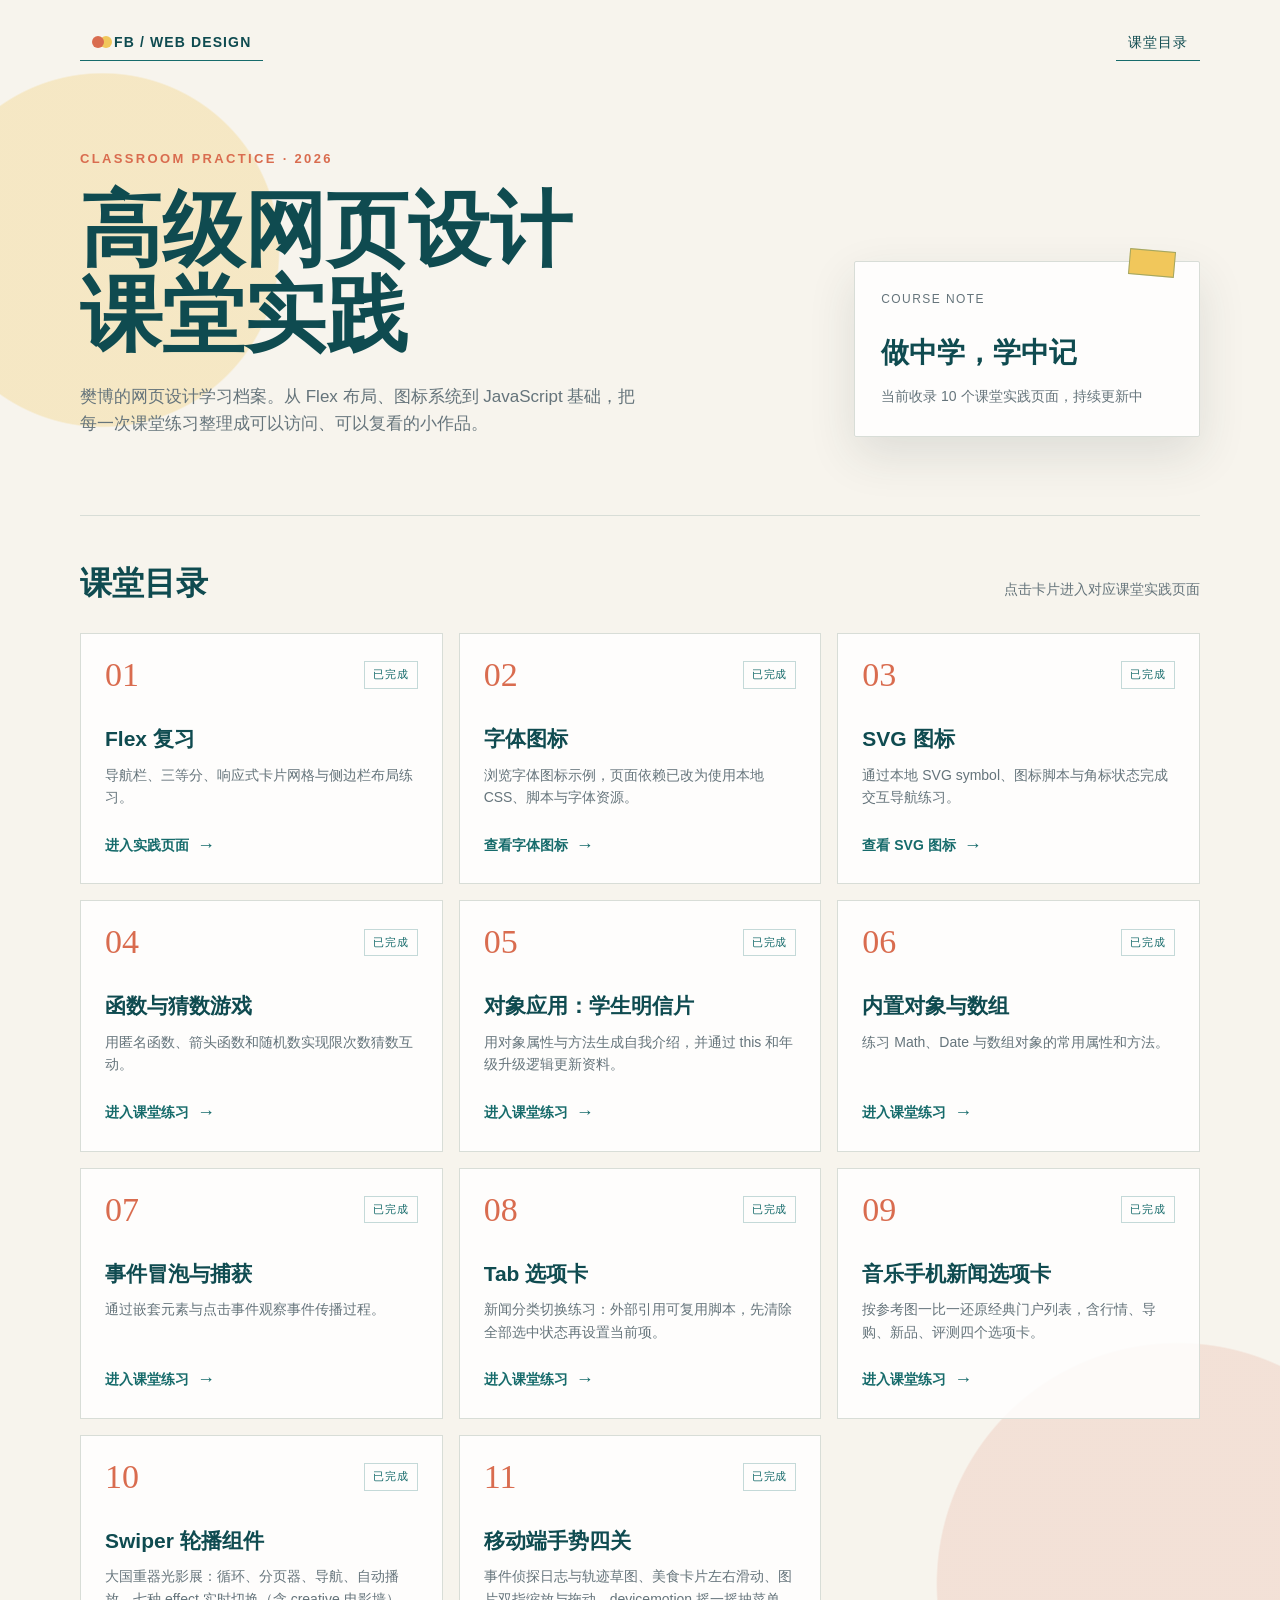
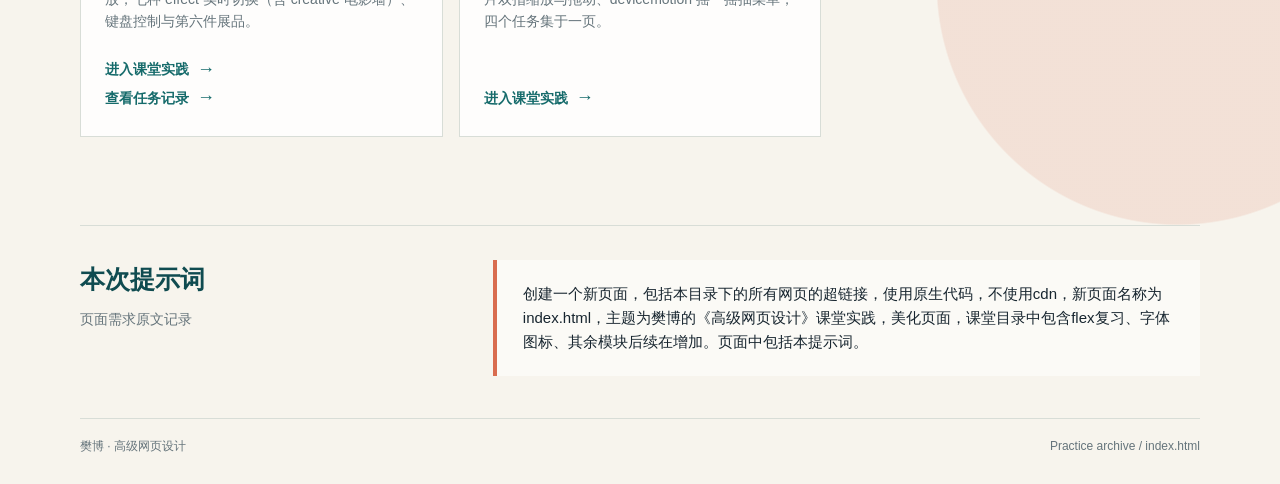
<file: 24002120314 樊博/index.html>
<!DOCTYPE html>
<html lang="zh-CN">
<head>
    <meta charset="UTF-8">
    <meta name="viewport" content="width=device-width, initial-scale=1.0">
    <meta name="description" content="樊博的《高级网页设计》课堂实践目录">
    <title>高级网页设计 · 课堂实践</title>
    <style>
        :root {
            --ink: #17252f;
            --muted: #65747b;
            --paper: #f7f4ed;
            --panel: rgba(255, 255, 255, 0.84);
            --line: #d8ddd7;
            --teal: #166b6b;
            --teal-dark: #0f4b50;
            --coral: #d96c4f;
            --yellow: #f1c75b;
            --shadow: 0 18px 48px rgba(38, 61, 61, 0.12);
        }

        * {
            box-sizing: border-box;
        }

        html {
            scroll-behavior: smooth;
        }

        body {
            margin: 0;
            color: var(--ink);
            background:
                radial-gradient(circle at 8% 12%, rgba(241, 199, 91, 0.28) 0 11rem, transparent 11.1rem),
                radial-gradient(circle at 92% 76%, rgba(217, 108, 79, 0.14) 0 15rem, transparent 15.1rem),
                var(--paper);
            font-family: "Microsoft YaHei", "PingFang SC", sans-serif;
            line-height: 1.6;
        }

        a {
            color: inherit;
            text-decoration: none;
        }

        .site-shell {
            width: min(1120px, calc(100% - 40px));
            margin: 0 auto;
        }

        .topbar {
            display: flex;
            align-items: center;
            justify-content: space-between;
            padding: 24px 0;
            color: var(--teal-dark);
            font-size: 14px;
            letter-spacing: 0.08em;
        }

        .brand-mark {
            display: inline-flex;
            align-items: center;
            gap: 10px;
            font-weight: 700;
        }

        .brand-mark::before {
            width: 12px;
            height: 12px;
            border-radius: 50%;
            background: var(--coral);
            content: "";
            box-shadow: 8px 0 0 var(--yellow);
        }

        .topbar a {
            padding: 7px 12px;
            border-bottom: 1px solid var(--teal);
        }

        .hero {
            display: grid;
            grid-template-columns: minmax(0, 1.35fr) minmax(260px, 0.65fr);
            gap: 56px;
            align-items: end;
            min-height: 390px;
            padding: 64px 0 78px;
        }

        .eyebrow {
            margin: 0 0 18px;
            color: var(--coral);
            font-size: 13px;
            font-weight: 700;
            letter-spacing: 0.18em;
        }

        h1, h2, h3, p {
            margin-top: 0;
        }

        h1 {
            max-width: 740px;
            margin-bottom: 24px;
            color: var(--teal-dark);
            font-family: Georgia, "Songti SC", serif;
            font-size: clamp(42px, 7vw, 82px);
            font-weight: 700;
            line-height: 1.04;
            letter-spacing: 0;
        }

        .hero-copy {
            max-width: 560px;
            margin-bottom: 0;
            color: var(--muted);
            font-size: 17px;
        }

        .hero-note {
            position: relative;
            padding: 28px 26px;
            border: 1px solid var(--line);
            border-radius: 2px;
            background: var(--panel);
            box-shadow: var(--shadow);
        }

        .hero-note::before {
            position: absolute;
            top: -12px;
            right: 24px;
            width: 44px;
            height: 24px;
            border: 1px solid rgba(22, 107, 107, 0.35);
            background: var(--yellow);
            content: "";
            transform: rotate(5deg);
        }

        .note-label {
            margin-bottom: 22px;
            color: var(--muted);
            font-size: 12px;
            letter-spacing: 0.12em;
            text-transform: uppercase;
        }

        .hero-note strong {
            display: block;
            margin-bottom: 7px;
            color: var(--teal-dark);
            font-family: Georgia, "Songti SC", serif;
            font-size: 28px;
        }

        .hero-note span {
            color: var(--muted);
            font-size: 14px;
        }

        .directory {
            padding: 42px 0 88px;
            border-top: 1px solid var(--line);
        }

        .section-heading {
            display: flex;
            align-items: baseline;
            justify-content: space-between;
            gap: 20px;
            margin-bottom: 24px;
        }

        .section-heading h2 {
            margin-bottom: 0;
            color: var(--teal-dark);
            font-family: Georgia, "Songti SC", serif;
            font-size: 32px;
        }

        .section-heading p {
            margin-bottom: 0;
            color: var(--muted);
            font-size: 14px;
        }

        .course-grid {
            display: grid;
            grid-template-columns: repeat(3, 1fr);
            gap: 16px;
        }

        .course-card {
            display: flex;
            min-height: 228px;
            flex-direction: column;
            justify-content: space-between;
            padding: 24px;
            border: 1px solid var(--line);
            background: var(--panel);
            transition: transform 180ms ease, border-color 180ms ease, box-shadow 180ms ease;
        }

        .course-card:hover,
        .course-card:focus-within {
            border-color: var(--teal);
            box-shadow: 0 12px 30px rgba(22, 107, 107, 0.14);
            transform: translateY(-5px);
        }

        .course-card.future {
            background: rgba(234, 230, 216, 0.48);
            border-style: dashed;
        }

        .card-top {
            display: flex;
            align-items: center;
            justify-content: space-between;
            margin-bottom: 30px;
        }

        .card-number {
            color: var(--coral);
            font-family: Georgia, "Songti SC", serif;
            font-size: 34px;
            line-height: 1;
        }

        .card-status {
            padding: 4px 8px;
            border: 1px solid rgba(22, 107, 107, 0.25);
            color: var(--teal);
            font-size: 11px;
            letter-spacing: 0.08em;
        }

        .future .card-status {
            border-color: var(--line);
            color: var(--muted);
        }

        .course-card h3 {
            margin-bottom: 8px;
            color: var(--teal-dark);
            font-size: 21px;
        }

        .course-card p {
            margin-bottom: 22px;
            color: var(--muted);
            font-size: 14px;
        }

        .card-link {
            display: inline-flex;
            align-items: center;
            gap: 8px;
            width: fit-content;
            color: var(--teal);
            font-size: 14px;
            font-weight: 700;
        }

        .card-link::after {
            content: "→";
            font-size: 18px;
            transition: transform 180ms ease;
        }

        .course-card:hover .card-link::after,
        .course-card:focus-within .card-link::after {
            transform: translateX(4px);
        }

        .prompt-section {
            display: grid;
            grid-template-columns: 0.7fr 1.3fr;
            gap: 32px;
            padding: 34px 0 42px;
            border-top: 1px solid var(--line);
        }

        .prompt-section h2 {
            margin-bottom: 8px;
            color: var(--teal-dark);
            font-family: Georgia, "Songti SC", serif;
            font-size: 25px;
        }

        .prompt-section p {
            color: var(--muted);
            font-size: 14px;
        }

        blockquote {
            margin: 0;
            padding: 22px 26px;
            border-left: 4px solid var(--coral);
            background: rgba(255, 255, 255, 0.55);
            color: var(--ink);
            font-size: 15px;
        }

        footer {
            display: flex;
            justify-content: space-between;
            gap: 20px;
            padding: 18px 0 28px;
            border-top: 1px solid var(--line);
            color: var(--muted);
            font-size: 12px;
        }

        @media (max-width: 760px) {
            .site-shell {
                width: min(100% - 28px, 600px);
            }

            .topbar {
                padding: 18px 0;
            }

            .hero {
                grid-template-columns: 1fr;
                gap: 36px;
                min-height: auto;
                padding: 54px 0 64px;
            }

            h1 {
                font-size: clamp(42px, 13vw, 68px);
            }

            .course-grid,
            .prompt-section {
                grid-template-columns: 1fr;
            }

            .directory {
                padding-bottom: 62px;
            }

            .section-heading,
            footer {
                align-items: flex-start;
                flex-direction: column;
            }
        }
    </style>
</head>
<body>
    <div class="site-shell">
        <header class="topbar">
            <a class="brand-mark" href="index.html">FB / WEB DESIGN</a>
            <a href="#directory">课堂目录</a>
        </header>

        <main>
            <section class="hero" aria-labelledby="page-title">
                <div>
                    <p class="eyebrow">CLASSROOM PRACTICE · 2026</p>
                    <h1 id="page-title">高级网页设计<br>课堂实践</h1>
                    <p class="hero-copy">樊博的网页设计学习档案。从 Flex 布局、图标系统到 JavaScript 基础，把每一次课堂练习整理成可以访问、可以复看的小作品。</p>
                </div>
                <aside class="hero-note" aria-label="课程信息">
                    <p class="note-label">Course note</p>
                    <strong>做中学，学中记</strong>
                    <span>当前收录 10 个课堂实践页面，持续更新中</span>
                </aside>
            </section>

            <section class="directory" id="directory" aria-labelledby="directory-title">
                <div class="section-heading">
                    <h2 id="directory-title">课堂目录</h2>
                    <p>点击卡片进入对应课堂实践页面</p>
                </div>
                <div class="course-grid">
                    <article class="course-card">
                        <div>
                            <div class="card-top">
                                <span class="card-number">01</span>
                                <span class="card-status">已完成</span>
                            </div>
                            <h3>Flex 复习</h3>
                            <p>导航栏、三等分、响应式卡片网格与侧边栏布局练习。</p>
                        </div>
                        <a class="card-link" href="1/1.html">进入实践页面</a>
                    </article>

                    <article class="course-card">
                        <div>
                            <div class="card-top">
                                <span class="card-number">02</span>
                                <span class="card-status">已完成</span>
                            </div>
                            <h3>字体图标</h3>
                            <p>浏览字体图标示例，页面依赖已改为使用本地 CSS、脚本与字体资源。</p>
                        </div>
                        <a class="card-link" href="font/demo_index.html">查看字体图标</a>
                    </article>

                    <article class="course-card">
                        <div>
                            <div class="card-top">
                                <span class="card-number">03</span>
                                <span class="card-status">已完成</span>
                            </div>
                            <h3>SVG 图标</h3>
                            <p>通过本地 SVG symbol、图标脚本与角标状态完成交互导航练习。</p>
                        </div>
                        <a class="card-link" href="svg/svg.html">查看 SVG 图标</a>
                    </article>

                    <article class="course-card">
                        <div>
                            <div class="card-top">
                                <span class="card-number">04</span>
                                <span class="card-status">已完成</span>
                            </div>
                            <h3>函数与猜数游戏</h3>
                            <p>用匿名函数、箭头函数和随机数实现限次数猜数互动。</p>
                        </div>
                        <a class="card-link" href="2.html">进入课堂练习</a>
                    </article>

                    <article class="course-card">
                        <div>
                            <div class="card-top">
                                <span class="card-number">05</span>
                                <span class="card-status">已完成</span>
                            </div>
                            <h3>对象应用：学生明信片</h3>
                            <p>用对象属性与方法生成自我介绍，并通过 this 和年级升级逻辑更新资料。</p>
                        </div>
                        <a class="card-link" href="3.html">进入课堂练习</a>
                    </article>

                    <article class="course-card">
                        <div>
                            <div class="card-top">
                                <span class="card-number">06</span>
                                <span class="card-status">已完成</span>
                            </div>
                            <h3>内置对象与数组</h3>
                            <p>练习 Math、Date 与数组对象的常用属性和方法。</p>
                        </div>
                        <a class="card-link" href="4.html">进入课堂练习</a>
                    </article>

                    <article class="course-card">
                        <div>
                            <div class="card-top">
                                <span class="card-number">07</span>
                                <span class="card-status">已完成</span>
                            </div>
                            <h3>事件冒泡与捕获</h3>
                            <p>通过嵌套元素与点击事件观察事件传播过程。</p>
                        </div>
                        <a class="card-link" href="5.html">进入课堂练习</a>
                    </article>

                    <article class="course-card">
                        <div>
                            <div class="card-top">
                                <span class="card-number">08</span>
                                <span class="card-status">已完成</span>
                            </div>
                            <h3>Tab 选项卡</h3>
                            <p>新闻分类切换练习：外部引用可复用脚本，先清除全部选中状态再设置当前项。</p>
                        </div>
                        <a class="card-link" href="7.html">进入课堂练习</a>
                    </article>

                    <article class="course-card">
                        <div>
                            <div class="card-top">
                                <span class="card-number">09</span>
                                <span class="card-status">已完成</span>
                            </div>
                            <h3>音乐手机新闻选项卡</h3>
                            <p>按参考图一比一还原经典门户列表，含行情、导购、新品、评测四个选项卡。</p>
                        </div>
                        <a class="card-link" href="8.html">进入课堂练习</a>
                    </article>

                    <article class="course-card">
                        <div>
                            <div class="card-top">
                                <span class="card-number">10</span>
                                <span class="card-status">已完成</span>
                            </div>
                            <h3>Swiper 轮播组件</h3>
                            <p>大国重器光影展：循环、分页器、导航、自动播放，七种 effect 实时切换（含 creative 电影墙）、键盘控制与第六件展品。</p>
                        </div>
                        <a class="card-link" href="swiper-task.html">进入课堂实践</a>
                        <a class="card-link" href="swiper-task-notes.html">查看任务记录</a>
                    </article>

                    <article class="course-card">
                        <div>
                            <div class="card-top">
                                <span class="card-number">11</span>
                                <span class="card-status">已完成</span>
                            </div>
                            <h3>移动端手势四关</h3>
                            <p>事件侦探日志与轨迹草图、美食卡片左右滑动、图片双指缩放与拖动、devicemotion 摇一摇抽菜单，四个任务集于一页。</p>
                        </div>
                        <a class="card-link" href="mobile-touch-task.html">进入课堂实践</a>
                    </article>
                </div>
            </section>

            <section class="prompt-section" aria-labelledby="prompt-title">
                <div>
                    <h2 id="prompt-title">本次提示词</h2>
                    <p>页面需求原文记录</p>
                </div>
                <blockquote>创建一个新页面，包括本目录下的所有网页的超链接，使用原生代码，不使用cdn，新页面名称为index.html，主题为樊博的《高级网页设计》课堂实践，美化页面，课堂目录中包含flex复习、字体图标、其余模块后续在增加。页面中包括本提示词。</blockquote>
            </section>
        </main>

        <footer>
            <span>樊博 · 高级网页设计</span>
            <span>Practice archive / index.html</span>
        </footer>
    </div>
</body>
</html>
</file>
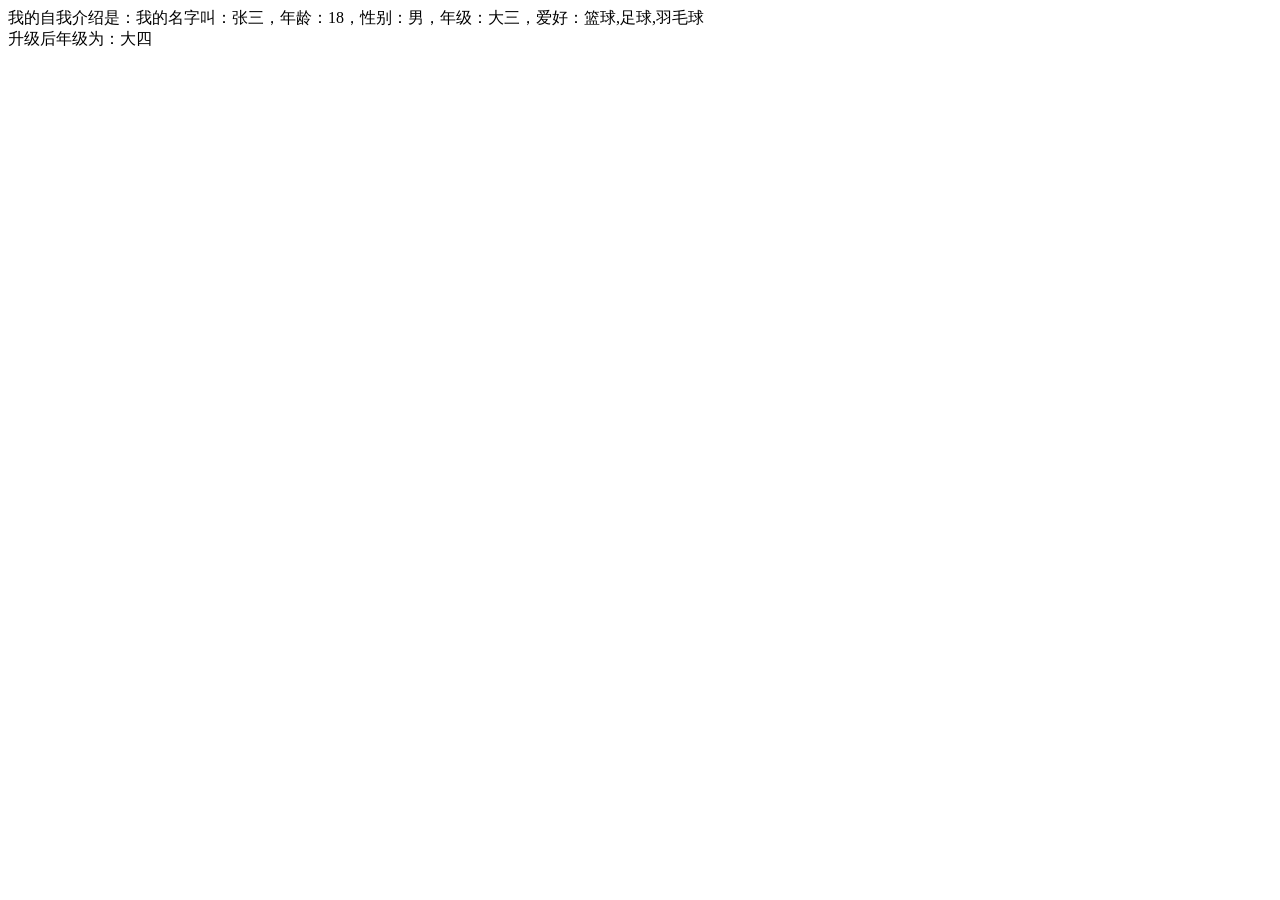
<file: 24002120314 樊博/3.html>
<!DOCTYPE html>
<html lang="en">
<head>
    <meta charset="UTF-8">
    <meta name="viewport" content="width=device-width, initial-scale=1.0">
    <title>JS对象的应用</title>
</head>
<body>
    <!-- 个人明信片的案例：明信片中包含属性和方法，贴近大学生生活 -->
    <script>
        var studentCard = {
            name: "张三",
            age: 18,
            sex: "男",
            hobby: ["篮球", "足球", "羽毛球"],
            grade: "大三",
            // 方法
            introduce: function () {
                // 反引号可以嵌入表达式，this指向当前对象$()这个$就是要嵌入的变量
                return `我的名字叫：${this.name}，年龄：${this.age}，性别：${this.sex}，年级：${this.grade}，爱好：${this.hobby}`;
            },
            upgrade: function () {
              const grades = ["大一", "大二", "大三", "大四"];
            //   变量的提升，提升的是变量的声明，变量的赋值不会提升
            // let声明的变量不会提升
              console.log("index="+index);
              var index=grades.indexOf(this.grade);
            //   let是块级作用域，i只在当前块级作用域有效，
            // var的作用域如果定义在最前面是全局变量，如果定义在函数内，是函数作用域，函数外部无法访问
                  if(index!==-1 && index < grades.length - 1) {
                      this.grade = grades[index + 1];
                  }else {
                      this.grade = "毕业";
                  
                  
              }
              return this.grade;

            }
        }

        document.write("<div>我的自我介绍是：" + studentCard.introduce() + "</div>");
        document.write("<div>升级后年级为：" + studentCard.upgrade() + "</div>");
    </script>
</body>
</html>
</file>
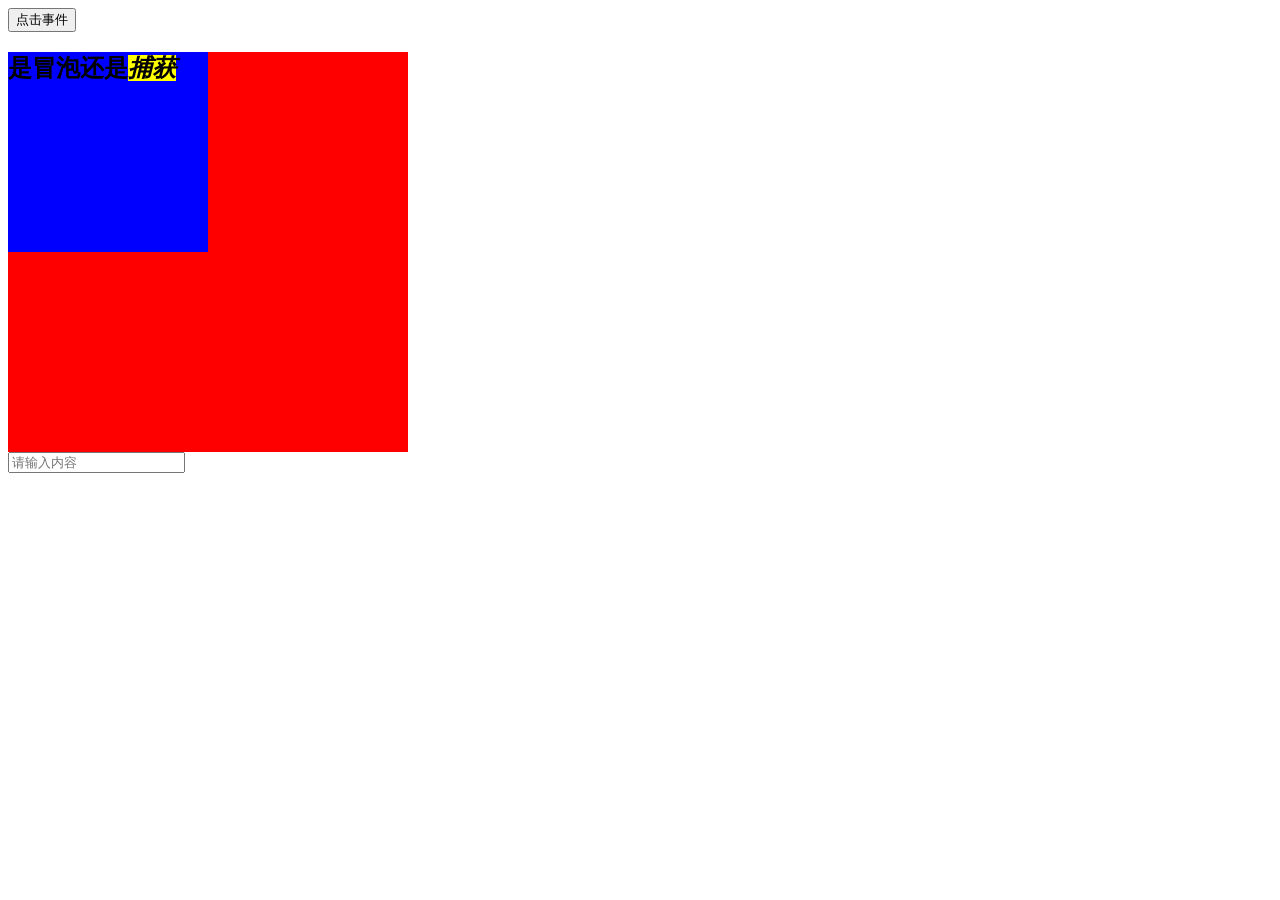
<file: 24002120314 樊博/5.html>
<!DOCTYPE html>
<html lang="en">
<head>
    <meta charset="UTF-8">
    <meta name="viewport" content="width=device-width, initial-scale=1.0">
    <title>事件的冒泡与捕获</title>
    <style>
        .box {
            width: 400px;
            height: 400px;
            background-color: red;
        }
        #h2 {
            width: 200px;
            height: 200px;
            background-color: blue;
        }
        #em {
            width: 100px;
            height: 100px;
            background-color: yellow;
        }
    </style>
    <!-- 冒泡：事件会从最里层开始，逐层向上传播，直到document对象。
     ——冒泡是从子元素到父元素依次触发 
     捕获：事件会从最外层开始，逐层向下传播。先出发父元素，再触发子元素
-->
</head>
<body>
    <button  id="myButton" onclick="clickFun()">点击事件</button>
    <div class="box">
        <h2 id="h2">是冒泡还是<em id="em">捕获</em></h2>
    </div>
    <input type="text" id="input" placeholder="请输入内容">
</body>
</html>
</file>
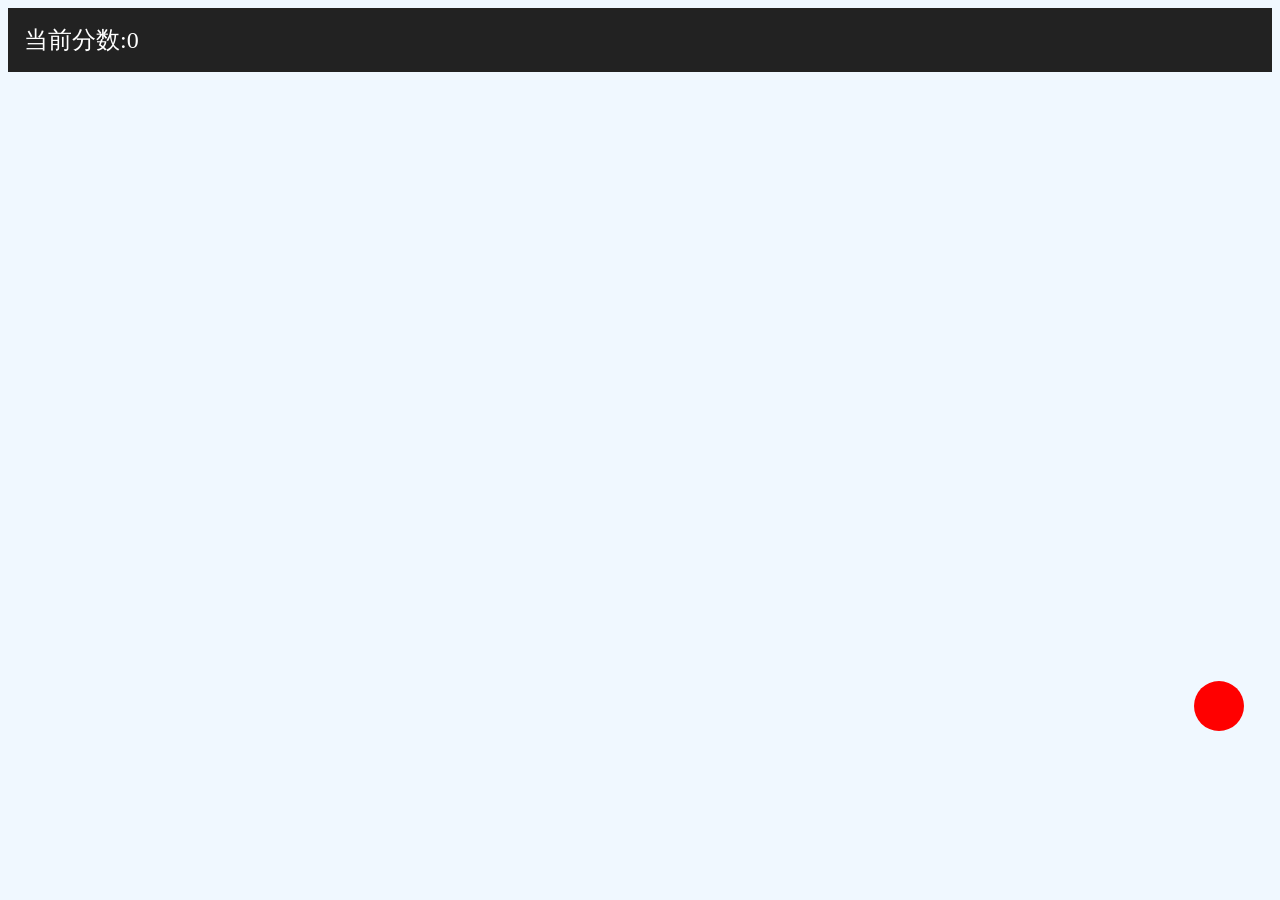
<file: 24002120314 樊博/6.html>
<!DOCTYPE html>
<html lang="zh-CN">
<head>
<meta charset="UTF-8">
<title>抓小球游戏|函数的三个方法的应用</title>
<style>
body{
background:#f0f8ff;
overflow: hidden;
font-size:24px;}
#info{
padding:16px;
background:#222;
color:#fff;
}
.ball{
width: 50px;
height:50px;
background:red;
border-radius:50%;
position:absolute;
cursor:pointer;
}
</style>
</head>
<body>
<div id="info">当前分数:<span id="score">0</span></div>
<div class="ball" id="ball"></div>

<script>
    var info = document.getElementById('info');
    var ball = document.getElementById('ball');
    var score = document.getElementById('score');
    var num = 0;

    // 小球不要跑到上面的分数栏里
    var topMin = info.offsetHeight + 20;

    // 随机把小球挪到窗口里的新位置
    function moveBall() {
        ball.style.left = Math.random() * (window.innerWidth - 50) + 'px';
        ball.style.top = topMin + Math.random() * (window.innerHeight - topMin - 50) + 'px';
    }
    moveBall();

    // ===== 1. setInterval()：每隔 1 秒自动把小球移动一次 =====
    var timer = setInterval(moveBall, 1000);

    // ===== 2. 点击小球：分数加 1，并且马上换一个位置 =====
    ball.onclick = function () {
        num++;
        score.innerHTML = num;
        moveBall();
    };

    // ===== 3. setTimeout() + clearInterval()：30 秒后结束游戏 =====
    setTimeout(function () {
        clearInterval(timer);
        ball.style.display = 'none';
        info.innerHTML = '游戏结束，最终得分：' + num;
    }, 30000);
</script>
</body>
</html>
</file>
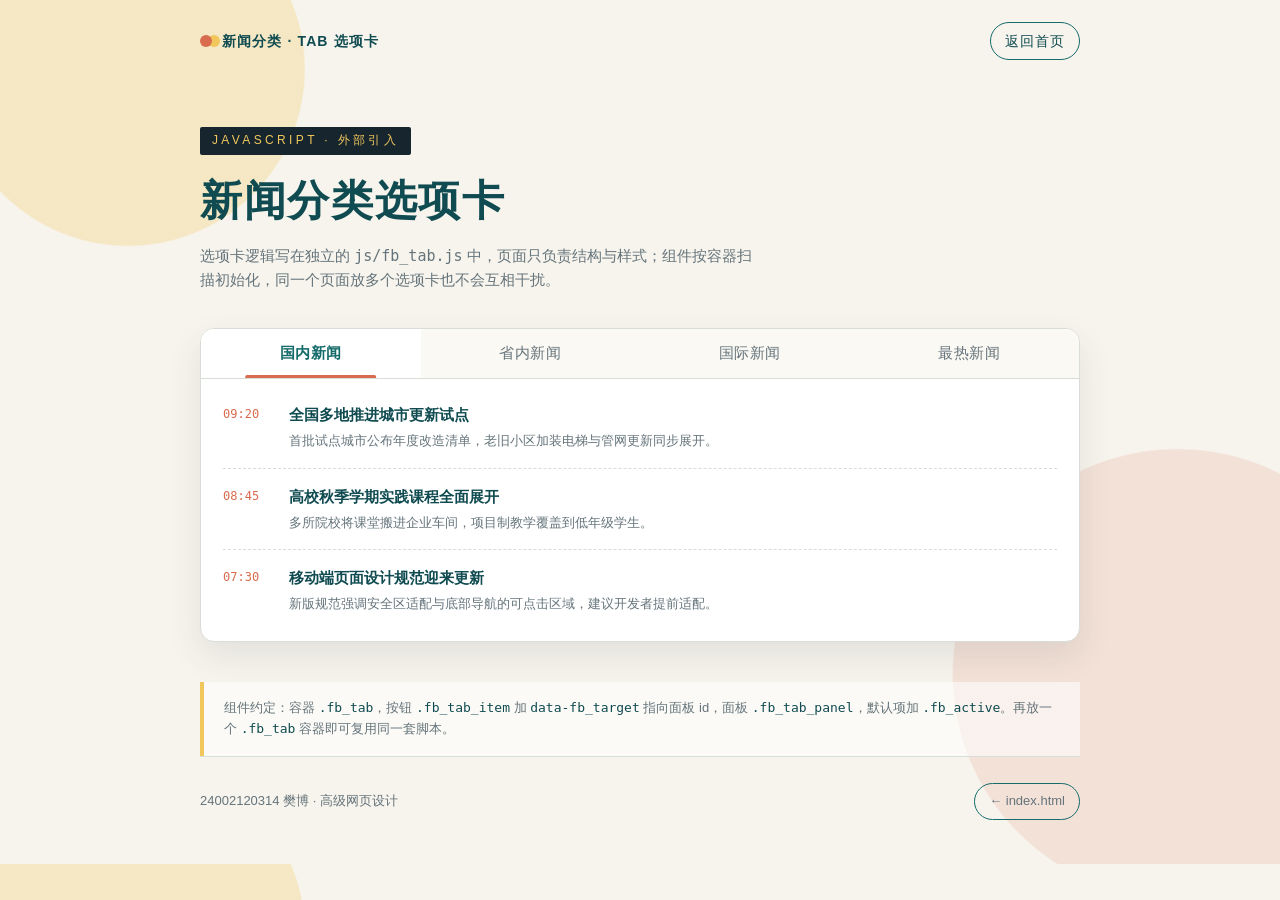
<file: 24002120314 樊博/7.html>
<!DOCTYPE html>
<!--
  作者：樊博
  建立时间：2026-11-04
  使用大模型：DeepSeek-V4.1-Flash
  功能名称：Tab 选项卡新闻页
  功能说明：使用外部 js/fb_tab.js 实现的新闻分类选项卡，含国内、省内、国际、最热四栏，国内新闻为默认选中。
-->
<html lang="zh-CN">
<head>
<meta charset="UTF-8">
<meta name="viewport" content="width=device-width, initial-scale=1.0">
<meta name="description" content="樊博 · 高级网页设计 · Tab 选项卡课堂练习">
<title>新闻分类 · Tab 选项卡</title>
<style>
:root{--fb_paper:#f7f4ed;--fb_ink:#17252f;--fb_muted:#65747b;--fb_teal:#166b6b;--fb_teal_dark:#0f4b50;--fb_coral:#d96c4f;--fb_yellow:#f1c75b;--fb_line:#d8ddd7}
*{box-sizing:border-box;margin:0;padding:0}
body{color:var(--fb_ink);background:radial-gradient(circle at 10% 8%,rgba(241,199,91,.28) 0 11rem,transparent 11.1rem),radial-gradient(circle at 92% 78%,rgba(217,108,79,.14) 0 14rem,transparent 14.1rem),var(--fb_paper);font-family:"Microsoft YaHei","PingFang SC",sans-serif;line-height:1.6}
a{color:inherit;text-decoration:none}
.fb_topbar{display:flex;align-items:center;justify-content:space-between;width:min(880px,calc(100% - 40px));margin:0 auto;padding:22px 0;color:var(--fb_teal_dark);font-size:14px;letter-spacing:.08em}
.fb_brand{display:inline-flex;align-items:center;gap:10px;font-weight:700}
.fb_brand::before{content:"";width:12px;height:12px;border-radius:50%;background:var(--fb_coral);box-shadow:8px 0 0 var(--fb_yellow)}
.fb_link_home{padding:7px 14px;border:1px solid var(--fb_teal);border-radius:999px;transition:.25s}
.fb_link_home:hover{background:var(--fb_teal);color:#fff}
.fb_hero{width:min(880px,calc(100% - 40px));margin:0 auto;padding:44px 0 22px}
.fb_tag{display:inline-block;margin-bottom:12px;padding:4px 12px;background:var(--fb_ink);color:var(--fb_yellow);font-size:12px;letter-spacing:.28em;border-radius:2px}
.fb_hero h1{font-size:clamp(28px,5vw,42px);letter-spacing:.04em;color:var(--fb_teal_dark)}
.fb_hero p{max-width:560px;margin-top:10px;color:var(--fb_muted);font-size:15px}
.fb_shell{width:min(880px,calc(100% - 40px));margin:0 auto;padding:14px 0 40px}

/* ===== 选项卡组件样式（结构与 js/fb_tab.js 的约定一一对应） ===== */
.fb_tab{background:#fff;border:1px solid var(--fb_line);border-radius:14px;overflow:hidden;box-shadow:0 14px 34px rgba(38,61,61,.1)}
.fb_tab_head{display:flex;flex-wrap:wrap;border-bottom:1px solid var(--fb_line);background:#fbf9f4}
.fb_tab_item{flex:1 1 auto;min-width:96px;padding:15px 10px;border:0;background:transparent;color:var(--fb_muted);font-family:inherit;font-size:15px;letter-spacing:.04em;cursor:pointer;position:relative;transition:color .2s ease,background .2s ease}
.fb_tab_item::after{content:"";position:absolute;left:50%;bottom:0;width:0;height:3px;background:var(--fb_coral);border-radius:2px 2px 0 0;transform:translateX(-50%);transition:width .25s ease}
.fb_tab_item:hover{color:var(--fb_teal_dark);background:rgba(22,107,107,.06)}
.fb_tab_item.fb_active{color:var(--fb_teal);font-weight:700;background:#fff}
.fb_tab_item.fb_active::after{width:60%}
.fb_tab_panel{display:none;padding:8px 22px 22px}
.fb_tab_panel.fb_active{display:block;animation:fb_fade .3s ease}
@keyframes fb_fade{from{opacity:0;transform:translateY(6px)}to{opacity:1;transform:none}}
.fb_news_item{display:flex;align-items:flex-start;gap:14px;padding:16px 0;border-bottom:1px dashed var(--fb_line)}
.fb_news_item:last-child{border-bottom:0;padding-bottom:4px}
.fb_news_time{flex:none;width:52px;color:var(--fb_coral);font-family:Consolas,monospace;font-size:12px;line-height:1.9}
.fb_news_body b{display:block;font-size:15px;font-weight:600;color:var(--fb_teal_dark);transition:color .2s ease}
.fb_news_item:hover b{color:var(--fb_coral)}
.fb_news_body span{display:block;margin-top:4px;color:var(--fb_muted);font-size:13px}
.fb_news_hot{margin-left:6px;padding:1px 6px;border-radius:3px;background:var(--fb_coral);color:#fff;font-size:11px;font-weight:400;vertical-align:1px}

.fb_note{width:min(880px,calc(100% - 40px));margin:0 auto;padding:16px 20px;border-left:4px solid var(--fb_yellow);background:rgba(255,255,255,.55);color:var(--fb_muted);font-size:13px}
.fb_note code{color:var(--fb_teal_dark);font-family:Consolas,monospace}
.fb_footer{width:min(880px,calc(100% - 40px));margin:0 auto;padding:26px 0 44px;display:flex;justify-content:space-between;align-items:center;gap:16px;border-top:1px solid var(--fb_line);color:var(--fb_muted);font-size:13px}
@media (max-width:600px){
.fb_tab_head{flex-wrap:nowrap}
.fb_tab_item{min-width:0;padding:13px 4px;font-size:13px;letter-spacing:0}
.fb_tab_panel{padding:8px 14px 18px}
.fb_news_time{width:44px;font-size:11px}
.fb_footer{flex-direction:column;align-items:flex-start}
}
</style>
</head>
<body>
<header class="fb_topbar">
  <span class="fb_brand">新闻分类 · TAB 选项卡</span>
  <a class="fb_link_home" href="index.html">返回首页</a>
</header>

<section class="fb_hero">
  <span class="fb_tag">JAVASCRIPT · 外部引入</span>
  <h1>新闻分类选项卡</h1>
  <p>选项卡逻辑写在独立的 <code>js/fb_tab.js</code> 中，页面只负责结构与样式；组件按容器扫描初始化，同一个页面放多个选项卡也不会互相干扰。</p>
</section>

<main class="fb_shell">
  <div class="fb_tab" id="fb_news">
    <div class="fb_tab_head" role="tablist" aria-label="新闻分类">
      <button class="fb_tab_item fb_active" type="button" role="tab" aria-selected="true" data-fb_target="fb_panel_cn">国内新闻</button>
      <button class="fb_tab_item" type="button" role="tab" aria-selected="false" data-fb_target="fb_panel_prov">省内新闻</button>
      <button class="fb_tab_item" type="button" role="tab" aria-selected="false" data-fb_target="fb_panel_world">国际新闻</button>
      <button class="fb_tab_item" type="button" role="tab" aria-selected="false" data-fb_target="fb_panel_hot">最热新闻</button>
    </div>

    <div class="fb_tab_panel fb_active" id="fb_panel_cn" role="tabpanel" aria-labelledby="fb_panel_cn">
      <article class="fb_news_item">
        <span class="fb_news_time">09:20</span>
        <div class="fb_news_body">
          <b>全国多地推进城市更新试点</b>
          <span>首批试点城市公布年度改造清单，老旧小区加装电梯与管网更新同步展开。</span>
        </div>
      </article>
      <article class="fb_news_item">
        <span class="fb_news_time">08:45</span>
        <div class="fb_news_body">
          <b>高校秋季学期实践课程全面展开</b>
          <span>多所院校将课堂搬进企业车间，项目制教学覆盖到低年级学生。</span>
        </div>
      </article>
      <article class="fb_news_item">
        <span class="fb_news_time">07:30</span>
        <div class="fb_news_body">
          <b>移动端页面设计规范迎来更新</b>
          <span>新版规范强调安全区适配与底部导航的可点击区域，建议开发者提前适配。</span>
        </div>
      </article>
    </div>

    <div class="fb_tab_panel" id="fb_panel_prov" role="tabpanel" aria-labelledby="fb_panel_prov">
      <article class="fb_news_item">
        <span class="fb_news_time">10:10</span>
        <div class="fb_news_body">
          <b>本省新增三处省级文化街区</b>
          <span>街区保留原有建筑肌理，引入非遗工坊与青年创意空间。</span>
        </div>
      </article>
      <article class="fb_news_item">
        <span class="fb_news_time">09:05</span>
        <div class="fb_news_body">
          <b>省内高校联合举办网页设计展</b>
          <span>展览集中呈现二十余所高校的学生作品，涵盖交互与视觉两个单元。</span>
        </div>
      </article>
      <article class="fb_news_item">
        <span class="fb_news_time">08:00</span>
        <div class="fb_news_body">
          <b>秋收期间农业气象服务上线</b>
          <span>气象部门按县域推送作业窗口建议，帮助农户错峰安排收割。</span>
        </div>
      </article>
    </div>

    <div class="fb_tab_panel" id="fb_panel_world" role="tabpanel" aria-labelledby="fb_panel_world">
      <article class="fb_news_item">
        <span class="fb_news_time">11:40</span>
        <div class="fb_news_body">
          <b>全球开发者大会公布新一批开源项目</b>
          <span>多家机构联合发布前端工具链与无障碍组件库，均采用宽松开源协议。</span>
        </div>
      </article>
      <article class="fb_news_item">
        <span class="fb_news_time">10:25</span>
        <div class="fb_news_body">
          <b>国际设计周聚焦可持续材料</b>
          <span>展品大量使用回收纸浆与再生纤维，展陈本身也采用可拆装结构。</span>
        </div>
      </article>
      <article class="fb_news_item">
        <span class="fb_news_time">09:15</span>
        <div class="fb_news_body">
          <b>多国推进公共交通无障碍改造</b>
          <span>车站导视系统升级为高对比配色，并同步提供多语言语音提示。</span>
        </div>
      </article>
    </div>

    <div class="fb_tab_panel" id="fb_panel_hot" role="tabpanel" aria-labelledby="fb_panel_hot">
      <article class="fb_news_item">
        <span class="fb_news_time">12:30</span>
        <div class="fb_news_body">
          <b>学生作品集网站走红<span class="fb_news_hot">热</span></b>
          <span>一套纯手写 CSS 的移动端作品集，因底部导航交互细节被大量转发。</span>
        </div>
      </article>
      <article class="fb_news_item">
        <span class="fb_news_time">11:10</span>
        <div class="fb_news_body">
          <b>字体图标与 SVG 图标之争再被讨论<span class="fb_news_hot">热</span></b>
          <span>开发者实测：字体图标渲染快，SVG 更利于描边动画与多色渲染。</span>
        </div>
      </article>
      <article class="fb_news_item">
        <span class="fb_news_time">09:50</span>
        <div class="fb_news_body">
          <b>可复用组件写法成为课堂重点<span class="fb_news_hot">热</span></b>
          <span>教师演示了同一份选项卡脚本支撑多个容器，强调先复位再选中的切换顺序。</span>
        </div>
      </article>
    </div>
  </div>
</main>

<p class="fb_note">
  组件约定：容器 <code>.fb_tab</code>，按钮 <code>.fb_tab_item</code> 加 <code>data-fb_target</code> 指向面板 id，面板 <code>.fb_tab_panel</code>，默认项加 <code>.fb_active</code>。再放一个 <code>.fb_tab</code> 容器即可复用同一套脚本。
</p>

<footer class="fb_footer">
  <span>24002120314 樊博 · 高级网页设计</span>
  <a class="fb_link_home" href="index.html">← index.html</a>
</footer>

<script src="js/fb_tab.js"></script>
</body>
</html>
</file>
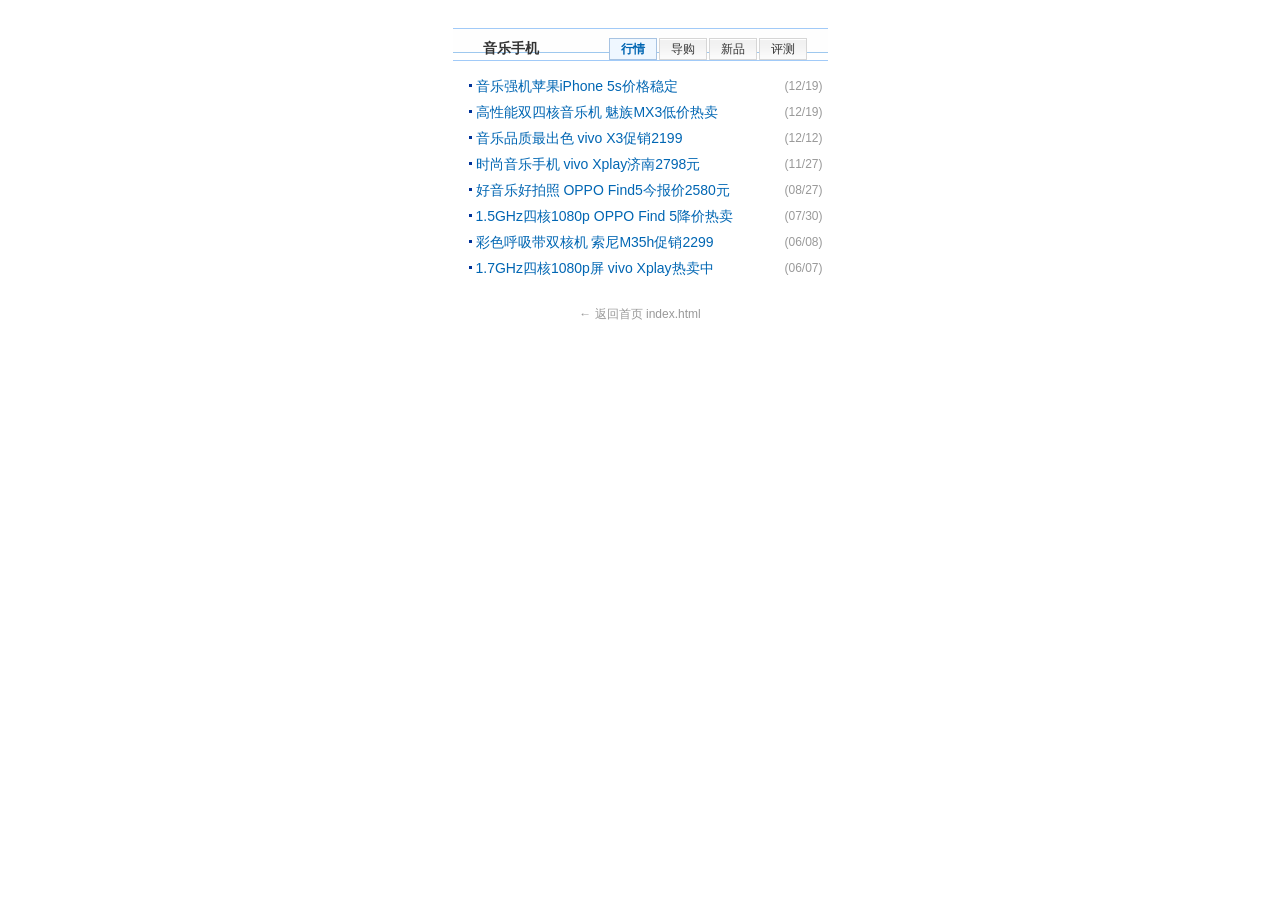
<file: 24002120314 樊博/8.html>
<!DOCTYPE html>
<!--
  作者：24002120314
  建立时间：2026-11-04
  使用大模型：DeepSeek-V4.1-Flash
  功能名称：音乐手机新闻选项卡（经典门户列表一比一还原）
  功能说明：还原「音乐手机」栏目的行情/导购/新品/评测四个选项卡，选项卡切换逻辑复用外部 js/fb_tab.js。
-->
<html lang="zh-CN">
<head>
<meta charset="UTF-8">
<meta name="viewport" content="width=device-width, initial-scale=1.0">
<title>音乐手机 · 新闻选项卡</title>
<style>
/* ===== 作者：24002120314 · 建立时间：2026-11-04 · 大模型：DeepSeek-V4.1-Flash ===== */
/* 全站基础重置与经典宋体正文 */
*{box-sizing:border-box}
body{margin:0;background:#fff;color:#333;font:14px/1.5 Tahoma,Arial,"宋体",SimSun,sans-serif}

/* 栏目外框：宽度按参考图测量为 375px，窄屏下自动收缩避免横向滚动 */
.fb_music{width:375px;max-width:100%;margin:28px auto 0;background:#fff}

/* 表头：左侧标题 + 右侧选项卡，底色使用参考素材 bg20.gif（24px 白色竖条平铺） */
.fb_music_head{display:flex;align-items:flex-end;justify-content:space-between;height:33px;padding-right:21px;border-top:1px solid #A1CAF8;border-bottom:1px solid #A1CAF8;background:url(img/bg20.gif) repeat-x 0 0}
.fb_music_title{margin:0 0 5px 30px;color:#333;font-size:14px;font-weight:700;line-height:1}

/* 选项卡组：参考图中四个按钮各自独立成框，宽 48px、间距 2px（合计 198px 与图一致） */
.fb_tab_head{display:flex;gap:2px}
.fb_tab_item{display:flex;align-items:center;justify-content:center;width:48px;height:22px;padding:0;border:1px solid #D6D6D6;background:url(img/bg21.gif) repeat-x 0 0;color:#333;font:12px/1 "宋体",SimSun;cursor:pointer}
/* 选中态：浅蓝底色（bg22.gif）+ 蓝色边框 + 蓝色加粗文字 */
.fb_tab_item.fb_active{border-color:#A7C3E2;background:url(img/bg22.gif) repeat-x 0 0;color:#0066B3;font-weight:700}

/* 内容面板：默认隐藏，只有带 fb_active 的显示（由 js/fb_tab.js 切换该类） */
.fb_tab_panel{display:none}
.fb_tab_panel.fb_active{display:block}

/* 新闻列表：无项目符号，行高 26px，字号 14px（与参考图文字像素高度一致） */
.fb_news_list{margin:0;padding:12px 0 8px;list-style:none}
.fb_news_item{position:relative;padding:0 58px 0 23px;line-height:26px;font-size:14px}
/* 项目符号：素材 dot.gif 的圆点位于精灵图 x=5~7、y=58~60，故背景偏移 -5px -58px；
   用 top:50% + 负外边距把 3px 方块垂直居中到文字行（文字 14px 时正好与参考图圆点位置一致） */
.fb_news_item::before{content:"";position:absolute;left:16px;top:50%;width:3px;height:3px;margin-top:-2px;background:url(img/dot.gif) no-repeat -5px -58px}
.fb_news_link{color:#0066B3;text-decoration:none}
/* 悬停：文字转红并加下划线，与参考图第 3 张一致 */
.fb_news_link:hover{color:#CC0000;text-decoration:underline}
.fb_news_date{position:absolute;top:0;right:5px;color:#999;font:12px/26px Tahoma,Arial,sans-serif}

/* 返回首页入口：按课程规则必备，样式保持低调不干扰还原效果 */
.fb_back_home{display:block;width:375px;margin:16px auto 40px;color:#999;font-size:12px;text-align:center;text-decoration:none}
.fb_back_home:hover{color:#0066B3;text-decoration:underline}
</style>
</head>
<body>
<!-- 栏目容器即选项卡组件容器：内部同时包含选项卡按钮与内容面板 -->
<section class="fb_music fb_tab" aria-label="音乐手机新闻栏目">
  <header class="fb_music_head">
    <h1 class="fb_music_title">音乐手机</h1>
    <div class="fb_tab_head" role="tablist" aria-label="音乐手机分类">
      <button class="fb_tab_item fb_active" type="button" role="tab" aria-selected="true" data-fb_target="fb_panel_hq">行情</button>
      <button class="fb_tab_item" type="button" role="tab" aria-selected="false" data-fb_target="fb_panel_dg">导购</button>
      <button class="fb_tab_item" type="button" role="tab" aria-selected="false" data-fb_target="fb_panel_xp">新品</button>
      <button class="fb_tab_item" type="button" role="tab" aria-selected="false" data-fb_target="fb_panel_pc">评测</button>
    </div>
  </header>

  <!-- 行情：默认选中的面板 -->
  <div class="fb_tab_panel fb_active" id="fb_panel_hq" role="tabpanel">
    <ul class="fb_news_list">
      <li class="fb_news_item"><a class="fb_news_link" href="#">音乐强机苹果iPhone 5s价格稳定</a><span class="fb_news_date">(12/19)</span></li>
      <li class="fb_news_item"><a class="fb_news_link" href="#">高性能双四核音乐机 魅族MX3低价热卖</a><span class="fb_news_date">(12/19)</span></li>
      <li class="fb_news_item"><a class="fb_news_link" href="#">音乐品质最出色 vivo X3促销2199</a><span class="fb_news_date">(12/12)</span></li>
      <li class="fb_news_item"><a class="fb_news_link" href="#">时尚音乐手机 vivo Xplay济南2798元</a><span class="fb_news_date">(11/27)</span></li>
      <li class="fb_news_item"><a class="fb_news_link" href="#">好音乐好拍照 OPPO Find5今报价2580元</a><span class="fb_news_date">(08/27)</span></li>
      <li class="fb_news_item"><a class="fb_news_link" href="#">1.5GHz四核1080p OPPO Find 5降价热卖</a><span class="fb_news_date">(07/30)</span></li>
      <li class="fb_news_item"><a class="fb_news_link" href="#">彩色呼吸带双核机 索尼M35h促销2299</a><span class="fb_news_date">(06/08)</span></li>
      <li class="fb_news_item"><a class="fb_news_link" href="#">1.7GHz四核1080p屏 vivo Xplay热卖中</a><span class="fb_news_date">(06/07)</span></li>
    </ul>
  </div>

  <!-- 导购 -->
  <div class="fb_tab_panel" id="fb_panel_dg" role="tabpanel">
    <ul class="fb_news_list">
      <li class="fb_news_item"><a class="fb_news_link" href="#">优秀音效漂亮外观 市售音乐手机盘点</a><span class="fb_news_date">(09/13)</span></li>
      <li class="fb_news_item"><a class="fb_news_link" href="#">不要虐待耳朵 8款独特音效的音乐手机荐</a><span class="fb_news_date">(09/06)</span></li>
      <li class="fb_news_item"><a class="fb_news_link" href="#">最低只要799 9款高性能音乐手机推荐</a><span class="fb_news_date">(07/22)</span></li>
      <li class="fb_news_item"><a class="fb_news_link" href="#">长假主导后高考时代 奖励孩子的智能手机全攻略</a><span class="fb_news_date">(06/13)</span></li>
      <li class="fb_news_item"><a class="fb_news_link" href="#">降价不限时 端午后值得关注降价四核机推荐</a><span class="fb_news_date">(06/13)</span></li>
      <li class="fb_news_item"><a class="fb_news_link" href="#">高考之后尽情狂欢! 学生超强手机推荐</a><span class="fb_news_date">(06/13)</span></li>
      <li class="fb_news_item"><a class="fb_news_link" href="#">上半年看这里 最热1080P四核旗舰手机</a><span class="fb_news_date">(06/13)</span></li>
      <li class="fb_news_item"><a class="fb_news_link" href="#">最厚不过7.99毫米 热门超薄强机大搜罗</a><span class="fb_news_date">(06/08)</span></li>
    </ul>
  </div>

  <!-- 新品 -->
  <div class="fb_tab_panel" id="fb_panel_xp" role="tabpanel">
    <ul class="fb_news_list">
      <li class="fb_news_item"><a class="fb_news_link" href="#">无限接近完美! vivo Xplay3S现场体验</a><span class="fb_news_date">(12/19)</span></li>
      <li class="fb_news_item"><a class="fb_news_link" href="#">入门音乐机 诺基亚Lumia 525现身工信部</a><span class="fb_news_date">(11/05)</span></li>
      <li class="fb_news_item"><a class="fb_news_link" href="#">传诺基亚下月将推首款WP音乐手机Glee</a><span class="fb_news_date">(09/29)</span></li>
      <li class="fb_news_item"><a class="fb_news_link" href="#">软硬兼施 vivo Xtudio Hi-Fi音乐圈讲解</a><span class="fb_news_date">(08/23)</span></li>
      <li class="fb_news_item"><a class="fb_news_link" href="#">没有中国 谷歌All Access音乐服务登欧洲</a><span class="fb_news_date">(08/09)</span></li>
      <li class="fb_news_item"><a class="fb_news_link" href="#">Hi-Fi录音棚 vivo X3创Xtudio音乐系统</a><span class="fb_news_date">(08/07)</span></li>
      <li class="fb_news_item"><a class="fb_news_link" href="#">Hi-Fi不够vivo又玩录音棚 X3音乐处理方案曝光</a><span class="fb_news_date">(08/06)</span></li>
      <li class="fb_news_item"><a class="fb_news_link" href="#">小伙伴都惊呆了 薄至6mm以下vivo X3终露面</a><span class="fb_news_date">(07/31)</span></li>
    </ul>
  </div>

  <!-- 评测 -->
  <div class="fb_tab_panel" id="fb_panel_pc" role="tabpanel">
    <ul class="fb_news_list">
      <li class="fb_news_item"><a class="fb_news_link" href="#">音乐历久弥新 TD版魅族MX3评测</a><span class="fb_news_date">(12/19)</span></li>
      <li class="fb_news_item"><a class="fb_news_link" href="#">极致影音完美音质 步步高vivo Xplay移动版图赏</a><span class="fb_news_date">(07/24)</span></li>
      <li class="fb_news_item"><a class="fb_news_link" href="#">都是大屏何不同? 三星S4/Mega静态评测</a><span class="fb_news_date">(06/20)</span></li>
      <li class="fb_news_item"><a class="fb_news_link" href="#">超值四核智能机 HTC Desire 608t评测</a><span class="fb_news_date">(06/20)</span></li>
      <li class="fb_news_item"><a class="fb_news_link" href="#">完美融合微博 魅族MX2 Flyme 2.2.5体验</a><span class="fb_news_date">(06/18)</span></li>
      <li class="fb_news_item"><a class="fb_news_link" href="#">1080p屏Hi-Fi旗舰 vivo Xplay娱乐体验</a><span class="fb_news_date">(06/13)</span></li>
      <li class="fb_news_item"><a class="fb_news_link" href="#">5.7英寸高清巨屏 酷派9070+XO影音体验</a><span class="fb_news_date">(06/06)</span></li>
      <li class="fb_news_item"><a class="fb_news_link" href="#">悬浮窗口播放 vivo Xplay视频功能体验</a><span class="fb_news_date">(06/06)</span></li>
    </ul>
  </div>
</section>

<a class="fb_back_home" href="index.html">← 返回首页 index.html</a>

<!-- 作者：24002120314 · 选项卡切换逻辑复用可复用组件 js/fb_tab.js -->
<script src="js/fb_tab.js"></script>
</body>
</html>
</file>
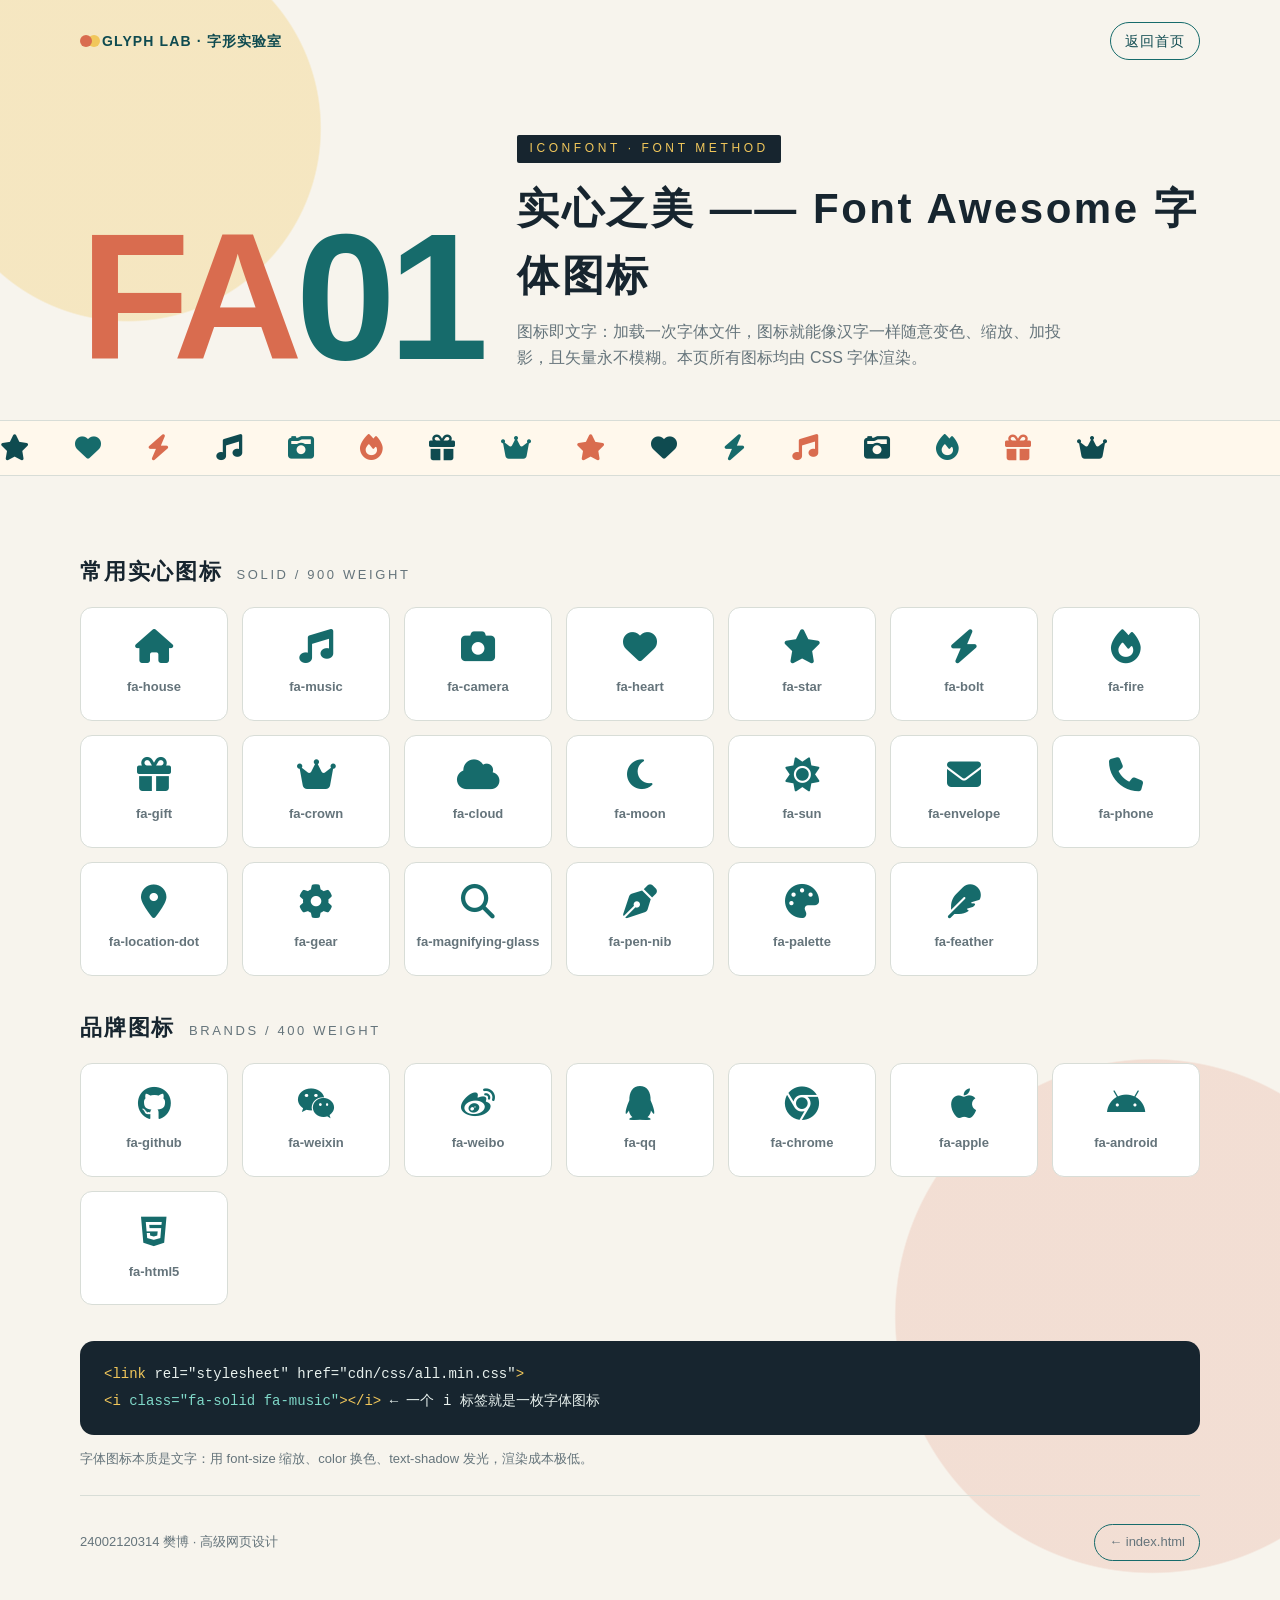
<file: 24002120314 樊博/iconfont-1.html>
<!DOCTYPE html>
<html lang="zh-CN">
<head>
<meta charset="UTF-8">
<meta name="viewport" content="width=device-width, initial-scale=1.0">
<title>实心之美 · Font Awesome 字体图标</title>
<link rel="stylesheet" href="cdn/css/all.min.css">
<style>
:root{--fb-paper:#f7f4ed;--fb-ink:#17252f;--fb-muted:#65747b;--fb-teal:#166b6b;--fb-teal-dark:#0f4b50;--fb-coral:#d96c4f;--fb-yellow:#f1c75b;--fb-line:#d8ddd7}
*{box-sizing:border-box;margin:0;padding:0}
body{color:var(--fb-ink);background:radial-gradient(circle at 10% 8%,rgba(241,199,91,.3) 0 12rem,transparent 12.1rem),radial-gradient(circle at 90% 82%,rgba(217,108,79,.16) 0 16rem,transparent 16.1rem),var(--fb-paper);font-family:"Microsoft YaHei","PingFang SC",sans-serif;line-height:1.6}
a{color:inherit;text-decoration:none}
.fb_topbar{display:flex;align-items:center;justify-content:space-between;width:min(1120px,calc(100% - 40px));margin:0 auto;padding:22px 0;font-size:14px;letter-spacing:.08em;color:var(--fb-teal-dark)}
.fb_brand{display:inline-flex;align-items:center;gap:10px;font-weight:700}
.fb_brand::before{content:"";width:12px;height:12px;border-radius:50%;background:var(--fb-coral);box-shadow:8px 0 0 var(--fb-yellow)}
.fb_link_home{padding:7px 14px;border:1px solid var(--fb-teal);border-radius:999px;transition:.25s}
.fb_link_home:hover{background:var(--fb-teal);color:#fff}
.fb_hero{width:min(1120px,calc(100% - 40px));margin:0 auto;padding:52px 0 26px;display:grid;grid-template-columns:auto 1fr;gap:36px;align-items:end}
.fb_hero_num{font-size:clamp(90px,15vw,180px);line-height:.82;font-weight:900;color:var(--fb-teal);letter-spacing:-.04em}
.fb_hero_num em{font-style:normal;color:var(--fb-coral)}
.fb_tag{display:inline-block;margin-bottom:12px;padding:4px 12px;background:var(--fb-ink);color:var(--fb-yellow);font-size:12px;letter-spacing:.3em;border-radius:2px}
.fb_hero h1{font-size:clamp(26px,4vw,42px);letter-spacing:.06em}
.fb_hero p{color:var(--fb-muted);max-width:560px;margin-top:10px}
.fb_marquee{overflow:hidden;border-block:1px solid var(--fb-line);background:#fff8ec;margin-top:24px}
.fb_marquee_row{display:flex;gap:46px;width:max-content;padding:14px 0;animation:fb_slide 22s linear infinite}
.fb_marquee_row i{font-size:26px;color:var(--fb-teal)}
.fb_marquee_row i:nth-child(3n){color:var(--fb-coral)}
.fb_marquee_row i:nth-child(3n+1){color:var(--fb-teal-dark)}
@keyframes fb_slide{to{transform:translateX(-50%)}}
.fb_shell{width:min(1120px,calc(100% - 40px));margin:0 auto;padding:44px 0 26px}
.fb_section_title{display:flex;align-items:baseline;gap:14px;margin:34px 0 18px}
.fb_section_title strong{font-size:22px;letter-spacing:.08em}
.fb_section_title span{color:var(--fb-muted);font-size:13px;letter-spacing:.2em}
.fb_grid{display:grid;grid-template-columns:repeat(auto-fill,minmax(148px,1fr));gap:14px}
.fb_card{background:#fff;border:1px solid var(--fb-line);border-radius:12px;padding:22px 10px;text-align:center;transition:.28s}
.fb_card i{font-size:34px;color:var(--fb-teal);transition:.28s}
.fb_card b{display:block;margin-top:10px;font-size:13px;font-weight:600;color:var(--fb-muted);word-break:break-all}
.fb_card:hover{transform:translateY(-6px);border-color:var(--fb-coral);box-shadow:0 14px 30px rgba(38,61,61,.14)}
.fb_card:hover i{color:var(--fb-coral);transform:scale(1.18)}
.fb_card:hover b{color:var(--fb-ink)}
.fb_code{margin-top:36px;background:var(--fb-ink);color:#e8f1ee;border-radius:14px;padding:20px 24px;font-family:Consolas,monospace;font-size:14px;line-height:1.9;overflow:auto}
.fb_c_tag{color:var(--fb-yellow)}
.fb_c_cls{color:#7fd8c8}
.fb_note{margin-top:14px;color:var(--fb-muted);font-size:13px}
.fb_footer{width:min(1120px,calc(100% - 40px));margin:0 auto;padding:28px 0 44px;border-top:1px solid var(--fb-line);display:flex;justify-content:space-between;align-items:center;color:var(--fb-muted);font-size:13px}
</style>
</head>
<body>
<header class="fb_topbar">
  <span class="fb_brand">GLYPH LAB · 字形实验室</span>
  <a class="fb_link_home" href="index.html">返回首页</a>
</header>

<section class="fb_hero">
  <div class="fb_hero_num"><em>FA</em>01</div>
  <div>
    <span class="fb_tag">ICONFONT · FONT METHOD</span>
    <h1>实心之美 —— Font Awesome 字体图标</h1>
    <p>图标即文字：加载一次字体文件，图标就能像汉字一样随意变色、缩放、加投影，且矢量永不模糊。本页所有图标均由 CSS 字体渲染。</p>
  </div>
</section>

<div class="fb_marquee" aria-hidden="true">
  <div class="fb_marquee_row">
    <i class="fa-solid fa-star"></i><i class="fa-solid fa-heart"></i><i class="fa-solid fa-bolt"></i><i class="fa-solid fa-music"></i><i class="fa-solid fa-camera-retro"></i><i class="fa-solid fa-fire"></i><i class="fa-solid fa-gift"></i><i class="fa-solid fa-crown"></i><i class="fa-solid fa-star"></i><i class="fa-solid fa-heart"></i><i class="fa-solid fa-bolt"></i><i class="fa-solid fa-music"></i><i class="fa-solid fa-camera-retro"></i><i class="fa-solid fa-fire"></i><i class="fa-solid fa-gift"></i><i class="fa-solid fa-crown"></i>
  </div>
</div>

<main class="fb_shell">
  <div class="fb_section_title"><strong>常用实心图标</strong><span>SOLID / 900 WEIGHT</span></div>
  <div class="fb_grid">
    <div class="fb_card"><i class="fa-solid fa-house"></i><b>fa-house</b></div>
    <div class="fb_card"><i class="fa-solid fa-music"></i><b>fa-music</b></div>
    <div class="fb_card"><i class="fa-solid fa-camera"></i><b>fa-camera</b></div>
    <div class="fb_card"><i class="fa-solid fa-heart"></i><b>fa-heart</b></div>
    <div class="fb_card"><i class="fa-solid fa-star"></i><b>fa-star</b></div>
    <div class="fb_card"><i class="fa-solid fa-bolt"></i><b>fa-bolt</b></div>
    <div class="fb_card"><i class="fa-solid fa-fire"></i><b>fa-fire</b></div>
    <div class="fb_card"><i class="fa-solid fa-gift"></i><b>fa-gift</b></div>
    <div class="fb_card"><i class="fa-solid fa-crown"></i><b>fa-crown</b></div>
    <div class="fb_card"><i class="fa-solid fa-cloud"></i><b>fa-cloud</b></div>
    <div class="fb_card"><i class="fa-solid fa-moon"></i><b>fa-moon</b></div>
    <div class="fb_card"><i class="fa-solid fa-sun"></i><b>fa-sun</b></div>
    <div class="fb_card"><i class="fa-solid fa-envelope"></i><b>fa-envelope</b></div>
    <div class="fb_card"><i class="fa-solid fa-phone"></i><b>fa-phone</b></div>
    <div class="fb_card"><i class="fa-solid fa-location-dot"></i><b>fa-location-dot</b></div>
    <div class="fb_card"><i class="fa-solid fa-gear"></i><b>fa-gear</b></div>
    <div class="fb_card"><i class="fa-solid fa-magnifying-glass"></i><b>fa-magnifying-glass</b></div>
    <div class="fb_card"><i class="fa-solid fa-pen-nib"></i><b>fa-pen-nib</b></div>
    <div class="fb_card"><i class="fa-solid fa-palette"></i><b>fa-palette</b></div>
    <div class="fb_card"><i class="fa-solid fa-feather"></i><b>fa-feather</b></div>
  </div>

  <div class="fb_section_title"><strong>品牌图标</strong><span>BRANDS / 400 WEIGHT</span></div>
  <div class="fb_grid">
    <div class="fb_card"><i class="fa-brands fa-github"></i><b>fa-github</b></div>
    <div class="fb_card"><i class="fa-brands fa-weixin"></i><b>fa-weixin</b></div>
    <div class="fb_card"><i class="fa-brands fa-weibo"></i><b>fa-weibo</b></div>
    <div class="fb_card"><i class="fa-brands fa-qq"></i><b>fa-qq</b></div>
    <div class="fb_card"><i class="fa-brands fa-chrome"></i><b>fa-chrome</b></div>
    <div class="fb_card"><i class="fa-brands fa-apple"></i><b>fa-apple</b></div>
    <div class="fb_card"><i class="fa-brands fa-android"></i><b>fa-android</b></div>
    <div class="fb_card"><i class="fa-brands fa-html5"></i><b>fa-html5</b></div>
  </div>

  <div class="fb_code">
    <div><span class="fb_c_tag">&lt;link</span> rel="stylesheet" href="cdn/css/all.min.css"<span class="fb_c_tag">&gt;</span></div>
    <div><span class="fb_c_tag">&lt;i</span> <span class="fb_c_cls">class="fa-solid fa-music"</span><span class="fb_c_tag">&gt;&lt;/i&gt;</span> ← 一个 i 标签就是一枚字体图标</div>
  </div>
  <p class="fb_note">字体图标本质是文字：用 font-size 缩放、color 换色、text-shadow 发光，渲染成本极低。</p>
</main>

<footer class="fb_footer">
  <span>24002120314 樊博 · 高级网页设计</span>
  <a class="fb_link_home" href="index.html">← index.html</a>
</footer>
</body>
</html>
</file>
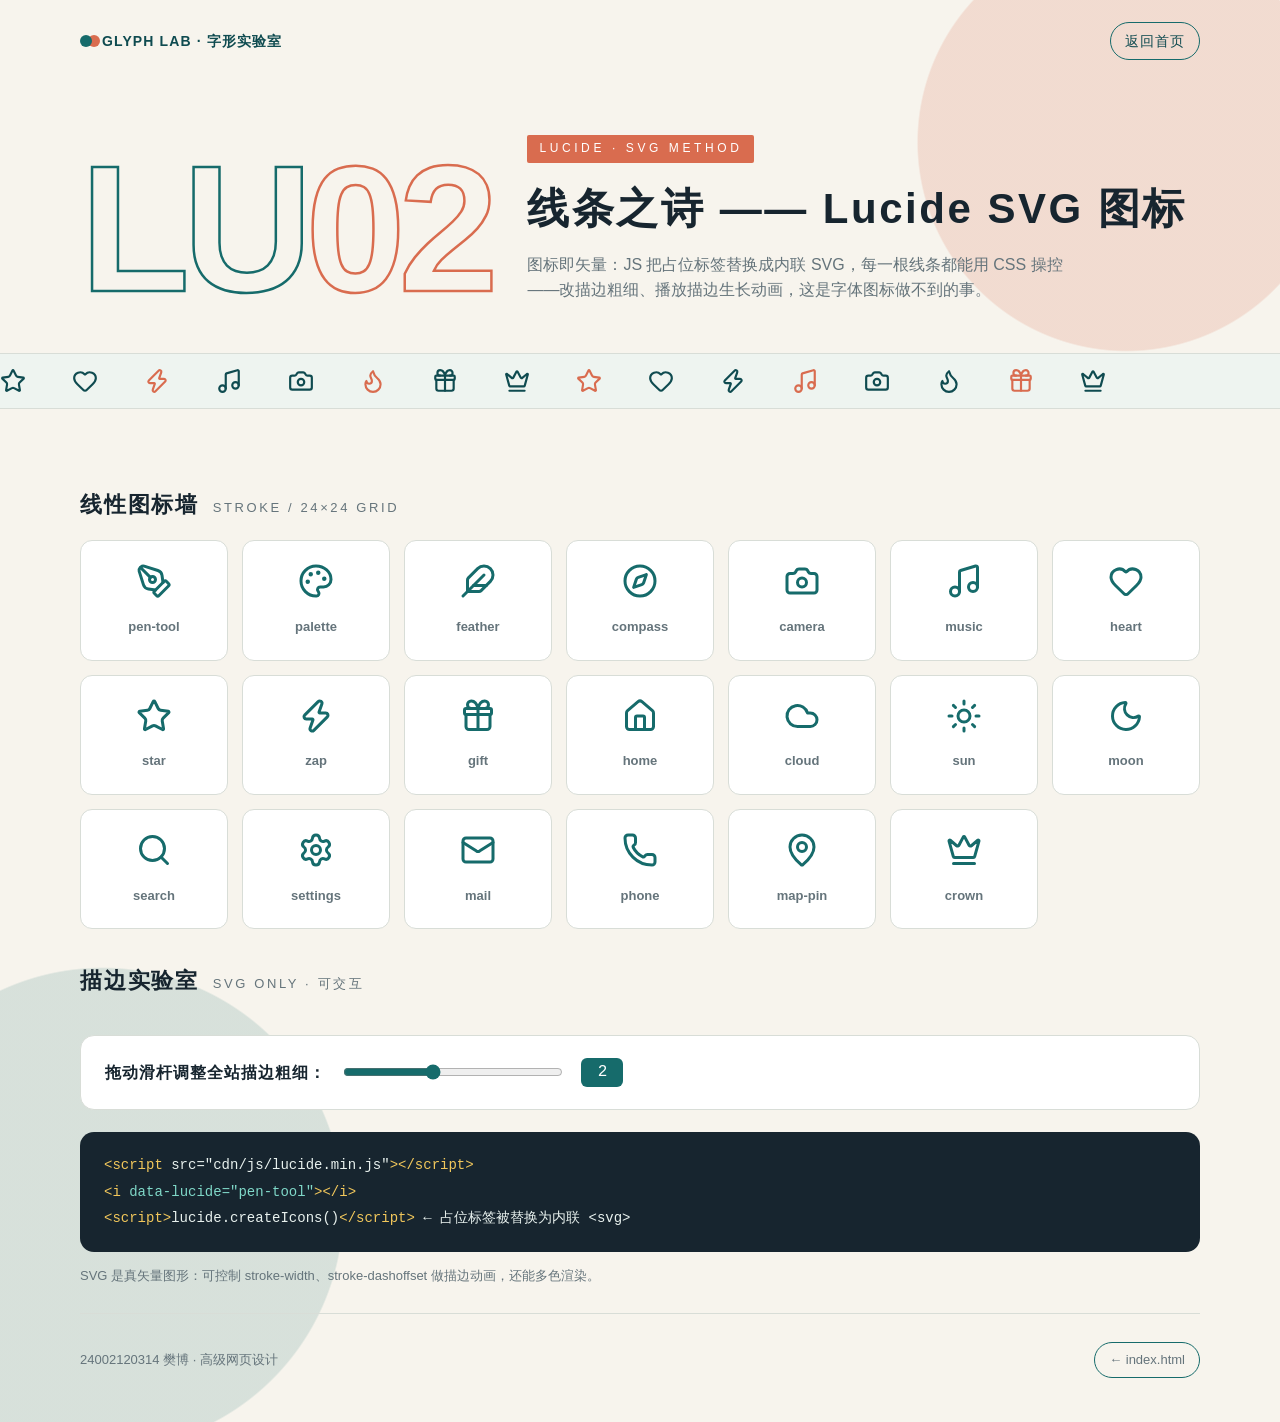
<file: 24002120314 樊博/iconfont-2.html>
<!DOCTYPE html>
<html lang="zh-CN">
<head>
<meta charset="UTF-8">
<meta name="viewport" content="width=device-width, initial-scale=1.0">
<title>线条之诗 · Lucide SVG 图标</title>
<style>
:root{--fb-paper:#f7f4ed;--fb-ink:#17252f;--fb-muted:#65747b;--fb-teal:#166b6b;--fb-teal-dark:#0f4b50;--fb-coral:#d96c4f;--fb-yellow:#f1c75b;--fb-line:#d8ddd7;--fb-stroke:2}
*{box-sizing:border-box;margin:0;padding:0}
body{color:var(--fb-ink);background:radial-gradient(circle at 88% 10%,rgba(217,108,79,.18) 0 13rem,transparent 13.1rem),radial-gradient(circle at 8% 85%,rgba(22,107,107,.14) 0 15rem,transparent 15.1rem),var(--fb-paper);font-family:"Microsoft YaHei","PingFang SC",sans-serif;line-height:1.6}
a{color:inherit;text-decoration:none}
.fb_topbar{display:flex;align-items:center;justify-content:space-between;width:min(1120px,calc(100% - 40px));margin:0 auto;padding:22px 0;font-size:14px;letter-spacing:.08em;color:var(--fb-teal-dark)}
.fb_brand{display:inline-flex;align-items:center;gap:10px;font-weight:700}
.fb_brand::before{content:"";width:12px;height:12px;border-radius:50%;background:var(--fb-teal);box-shadow:8px 0 0 var(--fb-coral)}
.fb_link_home{padding:7px 14px;border:1px solid var(--fb-teal);border-radius:999px;transition:.25s}
.fb_link_home:hover{background:var(--fb-teal);color:#fff}
.fb_hero{width:min(1120px,calc(100% - 40px));margin:0 auto;padding:52px 0 26px;display:grid;grid-template-columns:auto 1fr;gap:36px;align-items:end}
.fb_hero_num{font-size:clamp(90px,15vw,180px);line-height:.82;font-weight:900;letter-spacing:-.04em;color:transparent;-webkit-text-stroke:2.5px var(--fb-coral)}
.fb_hero_num em{font-style:normal;-webkit-text-stroke-color:var(--fb-teal)}
.fb_tag{display:inline-block;margin-bottom:12px;padding:4px 12px;background:var(--fb-coral);color:#fff;font-size:12px;letter-spacing:.3em;border-radius:2px}
.fb_hero h1{font-size:clamp(26px,4vw,42px);letter-spacing:.06em}
.fb_hero p{color:var(--fb-muted);max-width:560px;margin-top:10px}
.fb_marquee{overflow:hidden;border-block:1px solid var(--fb-line);background:#eef4f0;margin-top:24px}
.fb_marquee_row{display:flex;gap:46px;width:max-content;padding:14px 0;animation:fb_slide 22s linear infinite}
.fb_marquee_row svg{width:26px;height:26px;color:var(--fb-teal-dark)}
.fb_marquee_row svg:nth-child(3n){color:var(--fb-coral)}
@keyframes fb_slide{to{transform:translateX(-50%)}}
.fb_shell{width:min(1120px,calc(100% - 40px));margin:0 auto;padding:44px 0 26px}
.fb_section_title{display:flex;align-items:baseline;gap:14px;margin:34px 0 18px}
.fb_section_title strong{font-size:22px;letter-spacing:.08em}
.fb_section_title span{color:var(--fb-muted);font-size:13px;letter-spacing:.2em}
.fb_grid{display:grid;grid-template-columns:repeat(auto-fill,minmax(148px,1fr));gap:14px}
.fb_card{background:#fff;border:1px solid var(--fb-line);border-radius:12px;padding:22px 10px;text-align:center;transition:.28s}
.fb_card svg{width:36px;height:36px;color:var(--fb-teal);stroke-width:var(--fb-stroke);stroke-dasharray:140;stroke-dashoffset:140;animation:fb_draw 1.3s ease forwards;transition:.28s}
.fb_card:nth-child(2n) svg{animation-delay:.12s}
.fb_card:nth-child(3n) svg{animation-delay:.24s}
.fb_card b{display:block;margin-top:10px;font-size:13px;font-weight:600;color:var(--fb-muted);word-break:break-all}
.fb_card:hover{transform:translateY(-6px);border-color:var(--fb-coral);box-shadow:0 14px 30px rgba(38,61,61,.14)}
.fb_card:hover svg{color:var(--fb-coral);stroke-width:var(--fb-stroke);transform:scale(1.12)}
.fb_card:hover b{color:var(--fb-ink)}
@keyframes fb_draw{to{stroke-dashoffset:0}}
.fb_lab{margin-top:36px;background:#fff;border:1px solid var(--fb-line);border-radius:14px;padding:22px 24px;display:flex;align-items:center;gap:18px;flex-wrap:wrap}
.fb_lab strong{letter-spacing:.06em}
.fb_lab input[type=range]{width:220px;accent-color:var(--fb-teal)}
.fb_lab output{min-width:42px;text-align:center;background:var(--fb-teal);color:#fff;border-radius:6px;padding:2px 8px;font-family:Consolas,monospace}
.fb_code{margin-top:22px;background:var(--fb-ink);color:#e8f1ee;border-radius:14px;padding:20px 24px;font-family:Consolas,monospace;font-size:14px;line-height:1.9;overflow:auto}
.fb_c_tag{color:var(--fb-yellow)}
.fb_c_cls{color:#7fd8c8}
.fb_note{margin-top:14px;color:var(--fb-muted);font-size:13px}
.fb_footer{width:min(1120px,calc(100% - 40px));margin:0 auto;padding:28px 0 44px;border-top:1px solid var(--fb-line);display:flex;justify-content:space-between;align-items:center;color:var(--fb-muted);font-size:13px}
</style>
</head>
<body>
<header class="fb_topbar">
  <span class="fb_brand">GLYPH LAB · 字形实验室</span>
  <a class="fb_link_home" href="index.html">返回首页</a>
</header>

<section class="fb_hero">
  <div class="fb_hero_num"><em>LU</em>02</div>
  <div>
    <span class="fb_tag">LUCIDE · SVG METHOD</span>
    <h1>线条之诗 —— Lucide SVG 图标</h1>
    <p>图标即矢量：JS 把占位标签替换成内联 SVG，每一根线条都能用 CSS 操控——改描边粗细、播放描边生长动画，这是字体图标做不到的事。</p>
  </div>
</section>

<div class="fb_marquee" aria-hidden="true">
  <div class="fb_marquee_row">
    <i data-lucide="star"></i><i data-lucide="heart"></i><i data-lucide="zap"></i><i data-lucide="music"></i><i data-lucide="camera"></i><i data-lucide="flame"></i><i data-lucide="gift"></i><i data-lucide="crown"></i><i data-lucide="star"></i><i data-lucide="heart"></i><i data-lucide="zap"></i><i data-lucide="music"></i><i data-lucide="camera"></i><i data-lucide="flame"></i><i data-lucide="gift"></i><i data-lucide="crown"></i>
  </div>
</div>

<main class="fb_shell">
  <div class="fb_section_title"><strong>线性图标墙</strong><span>STROKE / 24×24 GRID</span></div>
  <div class="fb_grid" id="fb_wall">
    <div class="fb_card"><i data-lucide="pen-tool"></i><b>pen-tool</b></div>
    <div class="fb_card"><i data-lucide="palette"></i><b>palette</b></div>
    <div class="fb_card"><i data-lucide="feather"></i><b>feather</b></div>
    <div class="fb_card"><i data-lucide="compass"></i><b>compass</b></div>
    <div class="fb_card"><i data-lucide="camera"></i><b>camera</b></div>
    <div class="fb_card"><i data-lucide="music"></i><b>music</b></div>
    <div class="fb_card"><i data-lucide="heart"></i><b>heart</b></div>
    <div class="fb_card"><i data-lucide="star"></i><b>star</b></div>
    <div class="fb_card"><i data-lucide="zap"></i><b>zap</b></div>
    <div class="fb_card"><i data-lucide="gift"></i><b>gift</b></div>
    <div class="fb_card"><i data-lucide="home"></i><b>home</b></div>
    <div class="fb_card"><i data-lucide="cloud"></i><b>cloud</b></div>
    <div class="fb_card"><i data-lucide="sun"></i><b>sun</b></div>
    <div class="fb_card"><i data-lucide="moon"></i><b>moon</b></div>
    <div class="fb_card"><i data-lucide="search"></i><b>search</b></div>
    <div class="fb_card"><i data-lucide="settings"></i><b>settings</b></div>
    <div class="fb_card"><i data-lucide="mail"></i><b>mail</b></div>
    <div class="fb_card"><i data-lucide="phone"></i><b>phone</b></div>
    <div class="fb_card"><i data-lucide="map-pin"></i><b>map-pin</b></div>
    <div class="fb_card"><i data-lucide="crown"></i><b>crown</b></div>
  </div>

  <div class="fb_section_title"><strong>描边实验室</strong><span>SVG ONLY · 可交互</span></div>
  <div class="fb_lab">
    <strong>拖动滑杆调整全站描边粗细：</strong>
    <input type="range" id="fb_stroke" min="1" max="3.5" step="0.25" value="2">
    <output id="fb_stroke_val">2</output>
  </div>

  <div class="fb_code">
    <div><span class="fb_c_tag">&lt;script</span> src="cdn/js/lucide.min.js"<span class="fb_c_tag">&gt;&lt;/script&gt;</span></div>
    <div><span class="fb_c_tag">&lt;i</span> <span class="fb_c_cls">data-lucide="pen-tool"</span><span class="fb_c_tag">&gt;&lt;/i&gt;</span></div>
    <div><span class="fb_c_tag">&lt;script&gt;</span>lucide.createIcons()<span class="fb_c_tag">&lt;/script&gt;</span> ← 占位标签被替换为内联 &lt;svg&gt;</div>
  </div>
  <p class="fb_note">SVG 是真矢量图形：可控制 stroke-width、stroke-dashoffset 做描边动画，还能多色渲染。</p>
</main>

<footer class="fb_footer">
  <span>24002120314 樊博 · 高级网页设计</span>
  <a class="fb_link_home" href="index.html">← index.html</a>
</footer>

<script src="cdn/js/lucide.min.js"></script>
<script>
const fb_slider = document.getElementById("fb_stroke");
const fb_val = document.getElementById("fb_stroke_val");
fb_slider.addEventListener("input", function () {
  document.documentElement.style.setProperty("--fb-stroke", fb_slider.value);
  fb_val.textContent = fb_slider.value;
});
lucide.createIcons();
</script>
</body>
</html>
</file>
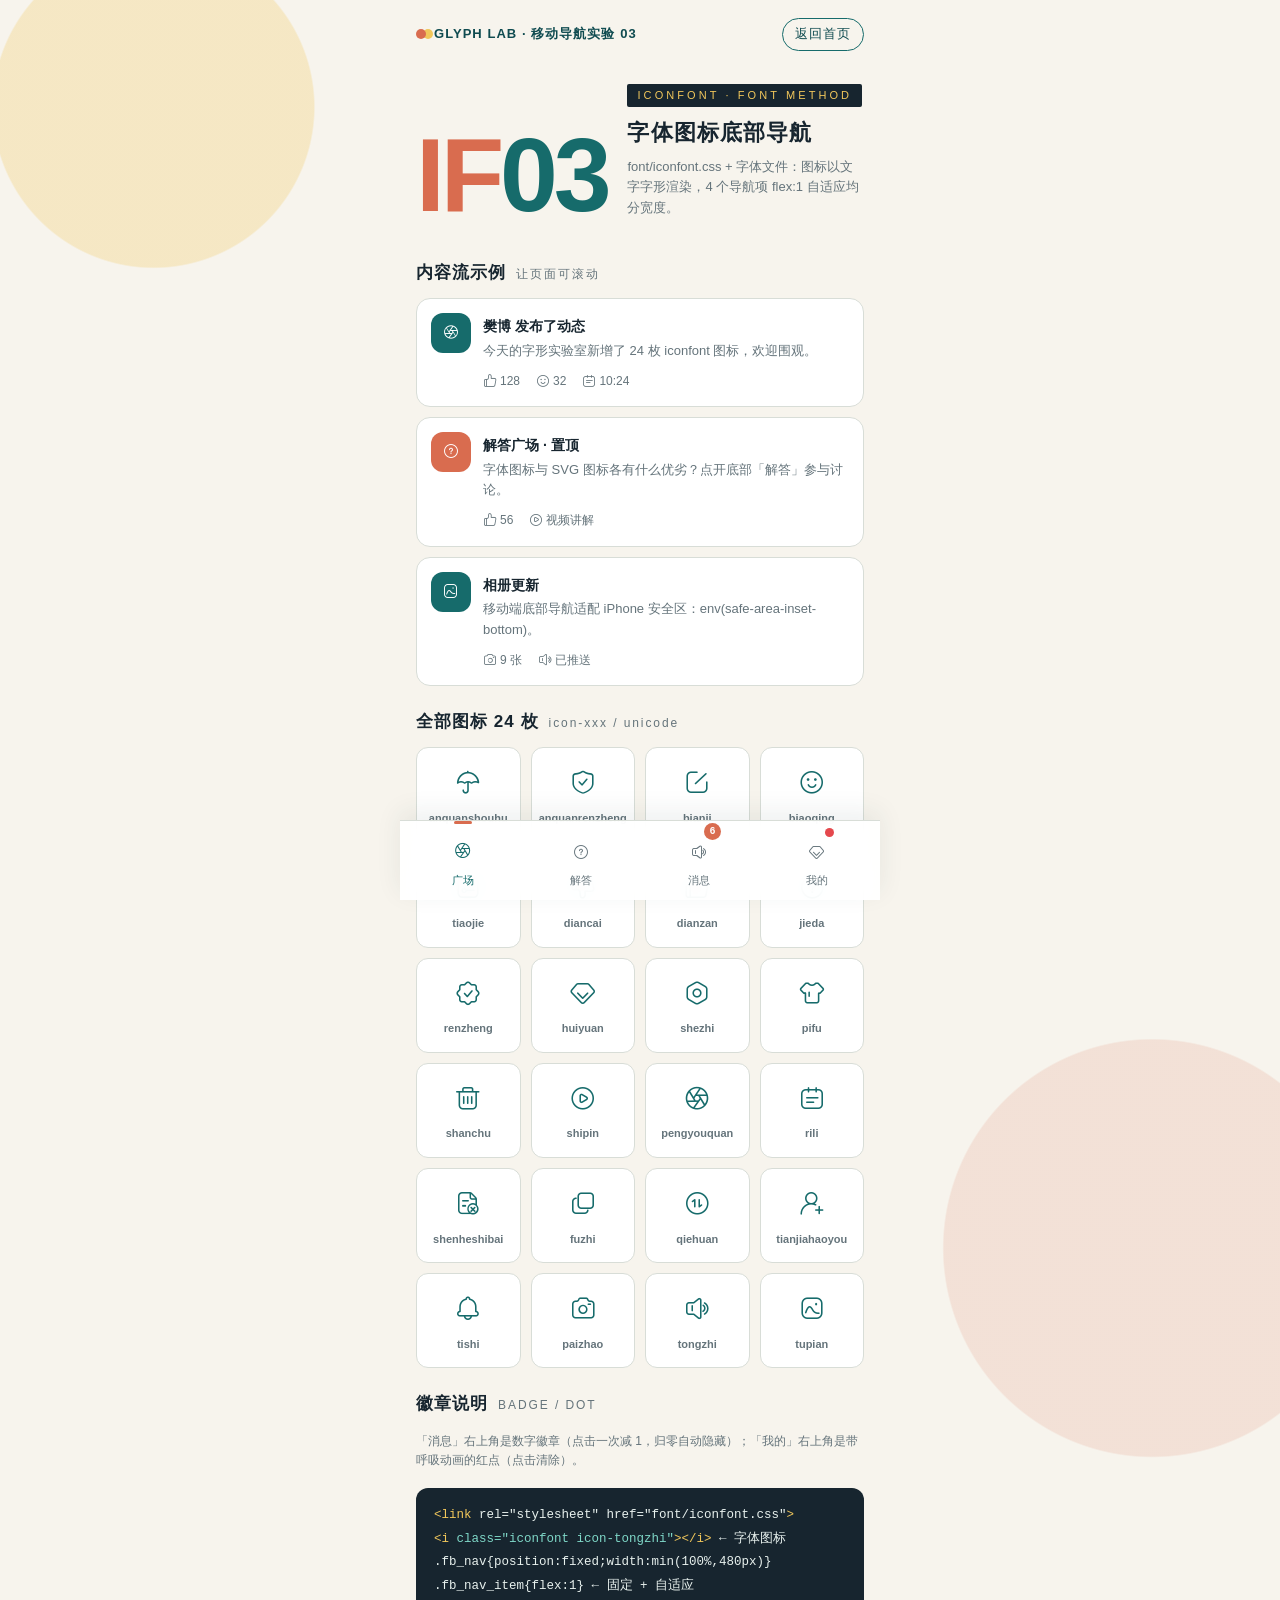
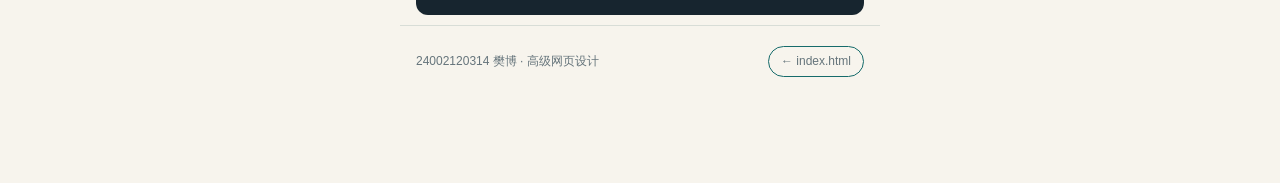
<file: 24002120314 樊博/iconfont-3.html>
<!DOCTYPE html>
<html lang="zh-CN">
<head>
<meta charset="UTF-8">
<meta name="viewport" content="width=device-width, initial-scale=1.0">
<title>掌上导航 · 字体图标版</title>
<link rel="stylesheet" href="font/iconfont.css">
<style>
:root{--fb-paper:#f7f4ed;--fb-ink:#17252f;--fb-muted:#65747b;--fb-teal:#166b6b;--fb-teal-dark:#0f4b50;--fb-coral:#d96c4f;--fb-yellow:#f1c75b;--fb-line:#d8ddd7;--fb-red:#e5484d}
*{box-sizing:border-box;margin:0;padding:0}
body{color:var(--fb-ink);background:radial-gradient(circle at 12% 6%,rgba(241,199,91,.28) 0 10rem,transparent 10.1rem),radial-gradient(circle at 90% 70%,rgba(217,108,79,.14) 0 13rem,transparent 13.1rem),var(--fb-paper);font-family:"Microsoft YaHei","PingFang SC",sans-serif;line-height:1.6;padding-bottom:96px}
a{color:inherit;text-decoration:none}
.fb_topbar{display:flex;align-items:center;justify-content:space-between;width:min(480px,100%);margin:0 auto;padding:18px 16px 0;font-size:13px;letter-spacing:.08em;color:var(--fb-teal-dark)}
.fb_brand{display:inline-flex;align-items:center;gap:8px;font-weight:700}
.fb_brand::before{content:"";width:10px;height:10px;border-radius:50%;background:var(--fb-coral);box-shadow:7px 0 0 var(--fb-yellow)}
.fb_link_home{padding:5px 12px;border:1px solid var(--fb-teal);border-radius:999px;transition:.25s}
.fb_link_home:hover{background:var(--fb-teal);color:#fff}
.fb_hero{width:min(480px,100%);margin:0 auto;padding:30px 16px 8px;display:grid;grid-template-columns:auto 1fr;gap:20px;align-items:end}
.fb_hero_num{font-size:clamp(64px,18vw,104px);line-height:.85;font-weight:900;color:var(--fb-teal);letter-spacing:-.04em}
.fb_hero_num em{font-style:normal;color:var(--fb-coral)}
.fb_tag{display:inline-block;margin-bottom:8px;padding:3px 10px;background:var(--fb-ink);color:var(--fb-yellow);font-size:11px;letter-spacing:.28em;border-radius:2px}
.fb_hero h1{font-size:22px;letter-spacing:.05em}
.fb_hero p{color:var(--fb-muted);font-size:13px;margin-top:6px}
.fb_shell{width:min(480px,100%);margin:0 auto;padding:10px 16px}
.fb_section_title{display:flex;align-items:baseline;gap:10px;margin:22px 0 12px}
.fb_section_title strong{font-size:17px;letter-spacing:.06em}
.fb_section_title span{color:var(--fb-muted);font-size:12px;letter-spacing:.16em}
.fb_feed{display:flex;flex-direction:column;gap:10px}
.fb_feed_card{background:#fff;border:1px solid var(--fb-line);border-radius:14px;padding:14px;display:flex;gap:12px;align-items:flex-start}
.fb_feed_avatar{flex:none;width:40px;height:40px;border-radius:12px;background:var(--fb-teal);color:#fff;display:flex;align-items:center;justify-content:center;font-size:20px}
.fb_feed_card:nth-child(2n) .fb_feed_avatar{background:var(--fb-coral)}
.fb_feed_body b{font-size:14px}
.fb_feed_body p{font-size:13px;color:var(--fb-muted);margin-top:2px}
.fb_feed_meta{display:flex;gap:16px;margin-top:8px;color:var(--fb-muted);font-size:12px;align-items:center}
.fb_feed_meta .iconfont{font-size:14px;margin-right:3px;vertical-align:-1px}
.fb_wall{display:grid;grid-template-columns:repeat(auto-fill,minmax(96px,1fr));gap:10px}
.fb_cell{background:#fff;border:1px solid var(--fb-line);border-radius:12px;padding:14px 4px;text-align:center;transition:.25s}
.fb_cell .iconfont{font-size:26px;color:var(--fb-teal);transition:.25s}
.fb_cell b{display:block;margin-top:6px;font-size:11px;font-weight:600;color:var(--fb-muted);word-break:break-all}
.fb_cell:hover{transform:translateY(-4px);border-color:var(--fb-coral)}
.fb_cell:hover .iconfont{color:var(--fb-coral);transform:scale(1.15)}
.fb_nav{position:fixed;left:50%;bottom:0;transform:translateX(-50%);width:min(100%,480px);background:rgba(255,255,255,.94);backdrop-filter:blur(12px);border-top:1px solid var(--fb-line);display:flex;z-index:99;padding:10px 4px calc(10px + env(safe-area-inset-bottom));box-shadow:0 -8px 24px rgba(38,61,61,.08)}
.fb_nav_item{flex:1;display:flex;flex-direction:column;align-items:center;gap:3px;color:var(--fb-muted);cursor:pointer;position:relative;transition:.25s;-webkit-tap-highlight-color:transparent}
.fb_nav_item::before{content:"";position:absolute;top:-10px;width:18px;height:3px;border-radius:2px;background:transparent;transition:.25s}
.fb_nav_item.fb_active{color:var(--fb-teal)}
.fb_nav_item.fb_active::before{background:var(--fb-coral)}
.fb_nav_icon{position:relative;font-size:24px;transition:.25s}
.fb_nav_item.fb_active .fb_nav_icon{transform:translateY(-2px) scale(1.08)}
.fb_nav_label{font-size:11px;letter-spacing:.04em}
.fb_badge_num{position:absolute;top:-8px;right:-14px;min-width:17px;height:17px;padding:0 4px;border-radius:9px;background:var(--fb-coral);color:#fff;font-size:10px;line-height:17px;text-align:center;font-family:Consolas,monospace;font-weight:700;box-shadow:0 0 0 2px #fff}
.fb_badge_dot{position:absolute;top:-3px;right:-9px;width:9px;height:9px;border-radius:50%;background:var(--fb-red);box-shadow:0 0 0 2px #fff;animation:fb_pulse 1.8s infinite}
@keyframes fb_pulse{0%{box-shadow:0 0 0 0 rgba(229,72,77,.45),0 0 0 2px #fff}70%{box-shadow:0 0 0 7px rgba(229,72,77,0),0 0 0 2px #fff}100%{box-shadow:0 0 0 0 rgba(229,72,77,0),0 0 0 2px #fff}}
.fb_note{margin-top:14px;color:var(--fb-muted);font-size:12px}
.fb_code{margin-top:18px;background:var(--fb-ink);color:#e8f1ee;border-radius:12px;padding:16px 18px;font-family:Consolas,monospace;font-size:12.5px;line-height:1.9;overflow:auto}
.fb_c_tag{color:var(--fb-yellow)}
.fb_c_cls{color:#7fd8c8}
.fb_footer{width:min(480px,100%);margin:0 auto;padding:20px 16px 10px;color:var(--fb-muted);font-size:12px;display:flex;justify-content:space-between;align-items:center;border-top:1px solid var(--fb-line)}
</style>
</head>
<body>
<header class="fb_topbar">
  <span class="fb_brand">GLYPH LAB · 移动导航实验 03</span>
  <a class="fb_link_home" href="index.html">返回首页</a>
</header>

<section class="fb_hero">
  <div class="fb_hero_num"><em>IF</em>03</div>
  <div>
    <span class="fb_tag">ICONFONT · FONT METHOD</span>
    <h1>字体图标底部导航</h1>
    <p>font/iconfont.css + 字体文件：图标以文字字形渲染，4 个导航项 flex:1 自适应均分宽度。</p>
  </div>
</section>

<main class="fb_shell">
  <div class="fb_section_title"><strong>内容流示例</strong><span>让页面可滚动</span></div>
  <div class="fb_feed">
    <div class="fb_feed_card">
      <div class="fb_feed_avatar"><i class="iconfont icon-pengyouquan"></i></div>
      <div class="fb_feed_body">
        <b>樊博 发布了动态</b>
        <p>今天的字形实验室新增了 24 枚 iconfont 图标，欢迎围观。</p>
        <div class="fb_feed_meta"><span><i class="iconfont icon-dianzan"></i>128</span><span><i class="iconfont icon-biaoqing"></i>32</span><span><i class="iconfont icon-rili"></i>10:24</span></div>
      </div>
    </div>
    <div class="fb_feed_card">
      <div class="fb_feed_avatar"><i class="iconfont icon-jieda"></i></div>
      <div class="fb_feed_body">
        <b>解答广场 · 置顶</b>
        <p>字体图标与 SVG 图标各有什么优劣？点开底部「解答」参与讨论。</p>
        <div class="fb_feed_meta"><span><i class="iconfont icon-dianzan"></i>56</span><span><i class="iconfont icon-shipin"></i>视频讲解</span></div>
      </div>
    </div>
    <div class="fb_feed_card">
      <div class="fb_feed_avatar"><i class="iconfont icon-tupian"></i></div>
      <div class="fb_feed_body">
        <b>相册更新</b>
        <p>移动端底部导航适配 iPhone 安全区：env(safe-area-inset-bottom)。</p>
        <div class="fb_feed_meta"><span><i class="iconfont icon-paizhao"></i>9 张</span><span><i class="iconfont icon-tongzhi"></i>已推送</span></div>
      </div>
    </div>
  </div>

  <div class="fb_section_title"><strong>全部图标 24 枚</strong><span>icon-xxx / unicode</span></div>
  <div class="fb_wall">
    <div class="fb_cell"><i class="iconfont icon-anquanshouhu"></i><b>anquanshouhu</b></div>
    <div class="fb_cell"><i class="iconfont icon-anquanrenzheng"></i><b>anquanrenzheng</b></div>
    <div class="fb_cell"><i class="iconfont icon-bianji"></i><b>bianji</b></div>
    <div class="fb_cell"><i class="iconfont icon-biaoqing"></i><b>biaoqing</b></div>
    <div class="fb_cell"><i class="iconfont icon-tiaojie"></i><b>tiaojie</b></div>
    <div class="fb_cell"><i class="iconfont icon-diancai"></i><b>diancai</b></div>
    <div class="fb_cell"><i class="iconfont icon-dianzan"></i><b>dianzan</b></div>
    <div class="fb_cell"><i class="iconfont icon-jieda"></i><b>jieda</b></div>
    <div class="fb_cell"><i class="iconfont icon-renzheng"></i><b>renzheng</b></div>
    <div class="fb_cell"><i class="iconfont icon-huiyuan"></i><b>huiyuan</b></div>
    <div class="fb_cell"><i class="iconfont icon-shezhi"></i><b>shezhi</b></div>
    <div class="fb_cell"><i class="iconfont icon-pifu"></i><b>pifu</b></div>
    <div class="fb_cell"><i class="iconfont icon-shanchu"></i><b>shanchu</b></div>
    <div class="fb_cell"><i class="iconfont icon-shipin"></i><b>shipin</b></div>
    <div class="fb_cell"><i class="iconfont icon-pengyouquan"></i><b>pengyouquan</b></div>
    <div class="fb_cell"><i class="iconfont icon-rili"></i><b>rili</b></div>
    <div class="fb_cell"><i class="iconfont icon-shenheshibai"></i><b>shenheshibai</b></div>
    <div class="fb_cell"><i class="iconfont icon-fuzhi"></i><b>fuzhi</b></div>
    <div class="fb_cell"><i class="iconfont icon-qiehuan"></i><b>qiehuan</b></div>
    <div class="fb_cell"><i class="iconfont icon-tianjiahaoyou"></i><b>tianjiahaoyou</b></div>
    <div class="fb_cell"><i class="iconfont icon-tishi"></i><b>tishi</b></div>
    <div class="fb_cell"><i class="iconfont icon-paizhao"></i><b>paizhao</b></div>
    <div class="fb_cell"><i class="iconfont icon-tongzhi"></i><b>tongzhi</b></div>
    <div class="fb_cell"><i class="iconfont icon-tupian"></i><b>tupian</b></div>
  </div>

  <div class="fb_section_title"><strong>徽章说明</strong><span>BADGE / DOT</span></div>
  <p class="fb_note">「消息」右上角是数字徽章（点击一次减 1，归零自动隐藏）；「我的」右上角是带呼吸动画的红点（点击清除）。</p>

  <div class="fb_code">
    <div><span class="fb_c_tag">&lt;link</span> rel="stylesheet" href="font/iconfont.css"<span class="fb_c_tag">&gt;</span></div>
    <div><span class="fb_c_tag">&lt;i</span> <span class="fb_c_cls">class="iconfont icon-tongzhi"</span><span class="fb_c_tag">&gt;&lt;/i&gt;</span> ← 字体图标</div>
    <div>.fb_nav{position:fixed;width:min(100%,480px)} .fb_nav_item{flex:1} ← 固定 + 自适应</div>
  </div>
</main>

<footer class="fb_footer">
  <span>24002120314 樊博 · 高级网页设计</span>
  <a class="fb_link_home" href="index.html">← index.html</a>
</footer>

<nav class="fb_nav" id="fb_nav">
  <div class="fb_nav_item fb_active">
    <span class="fb_nav_icon"><i class="iconfont icon-pengyouquan"></i></span>
    <span class="fb_nav_label">广场</span>
  </div>
  <div class="fb_nav_item">
    <span class="fb_nav_icon"><i class="iconfont icon-jieda"></i></span>
    <span class="fb_nav_label">解答</span>
  </div>
  <div class="fb_nav_item" id="fb_nav_msg">
    <span class="fb_nav_icon"><i class="iconfont icon-tongzhi"></i><span class="fb_badge_num" id="fb_badge_num">6</span></span>
    <span class="fb_nav_label">消息</span>
  </div>
  <div class="fb_nav_item" id="fb_nav_me">
    <span class="fb_nav_icon"><i class="iconfont icon-huiyuan"></i><span class="fb_badge_dot" id="fb_badge_dot"></span></span>
    <span class="fb_nav_label">我的</span>
  </div>
</nav>

<script>
const fb_navItems = document.querySelectorAll(".fb_nav_item");
const fb_badge = document.getElementById("fb_badge_num");
const fb_dot = document.getElementById("fb_badge_dot");

fb_navItems.forEach(function (fb_item) {
  fb_item.addEventListener("click", function () {
    fb_navItems.forEach(function (fb_it) { fb_it.classList.remove("fb_active"); });
    fb_item.classList.add("fb_active");
  });
});

document.getElementById("fb_nav_msg").addEventListener("click", function () {
  const fb_count = Number(fb_badge.textContent) - 1;
  if (fb_count > 0) { fb_badge.textContent = fb_count; } else { fb_badge.style.display = "none"; }
});

document.getElementById("fb_nav_me").addEventListener("click", function () {
  fb_dot.style.display = "none";
});
</script>
</body>
</html>
</file>
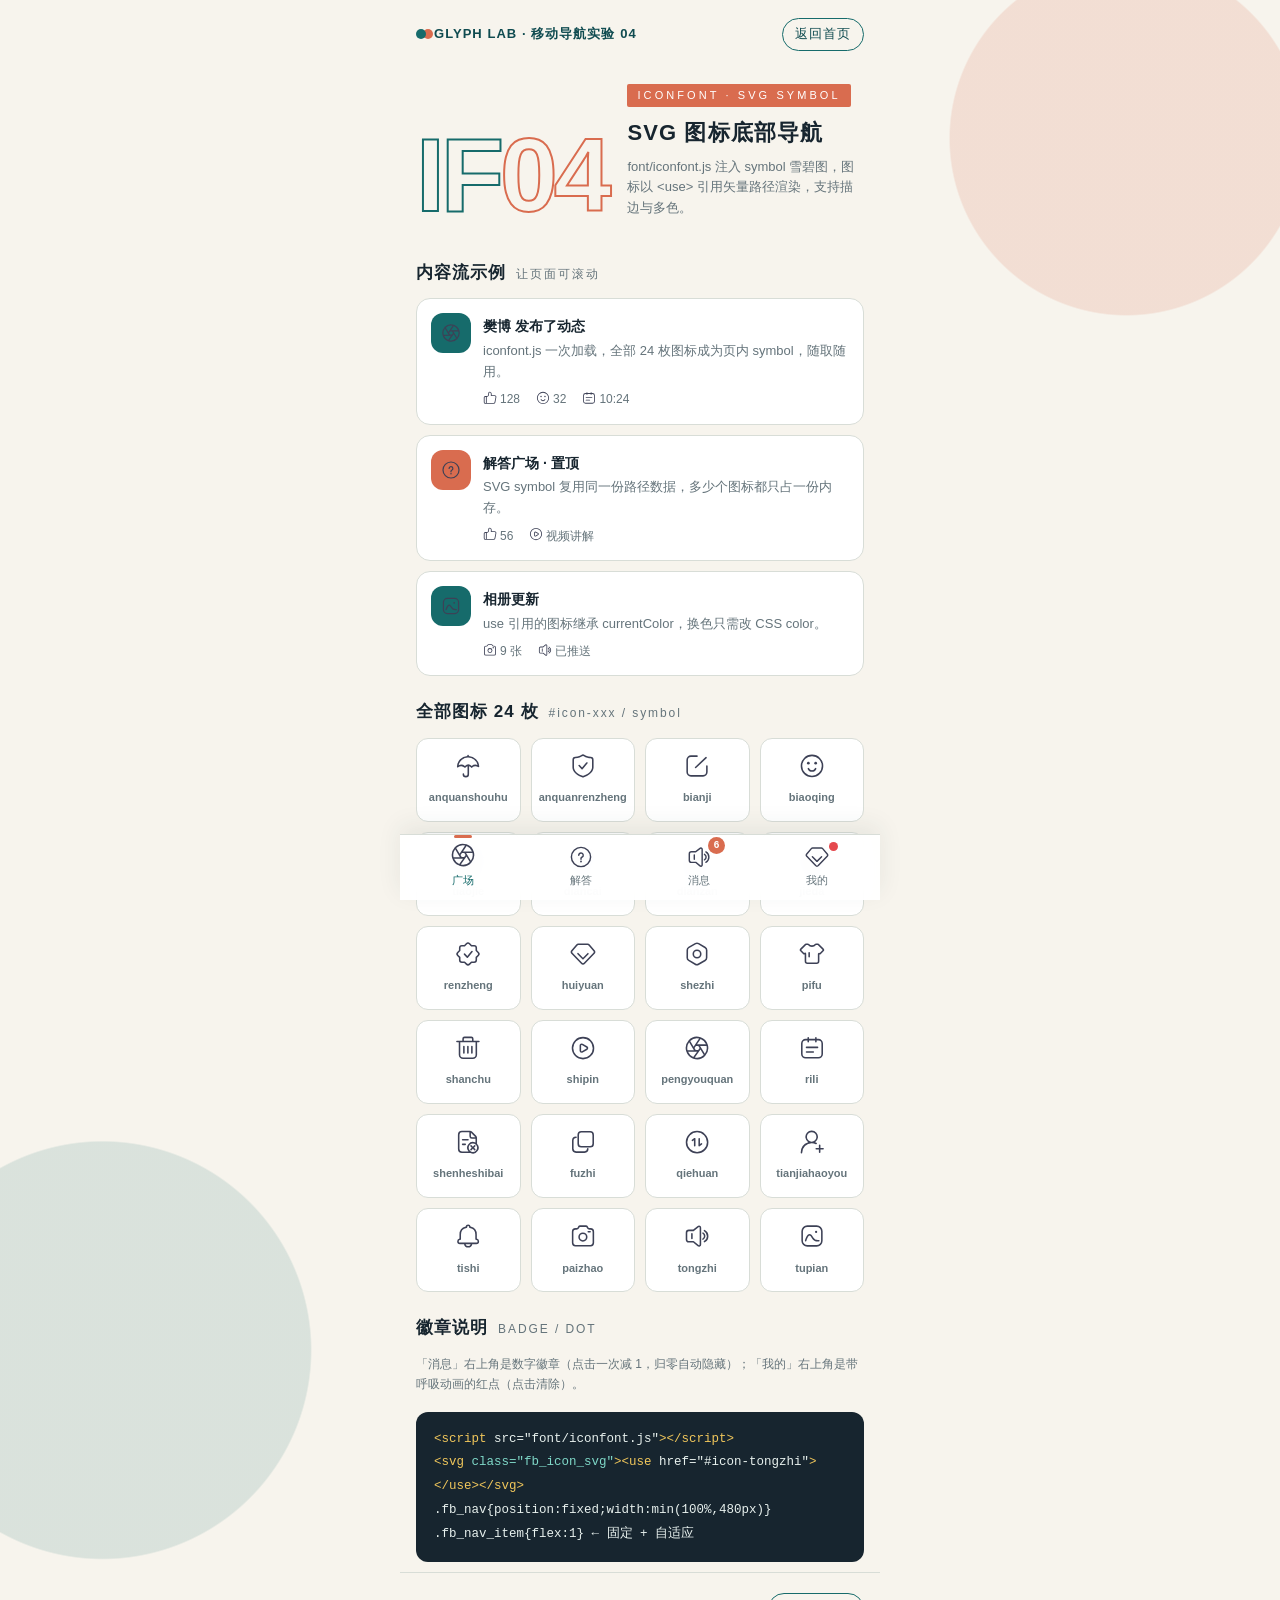
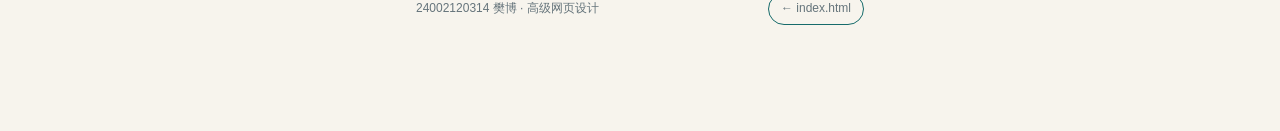
<file: 24002120314 樊博/iconfont-4.html>
<!DOCTYPE html>
<html lang="zh-CN">
<head>
<meta charset="UTF-8">
<meta name="viewport" content="width=device-width, initial-scale=1.0">
<title>掌上导航 · SVG 图标版</title>
<script src="font/iconfont.js"></script>
<style>
:root{--fb-paper:#f7f4ed;--fb-ink:#17252f;--fb-muted:#65747b;--fb-teal:#166b6b;--fb-teal-dark:#0f4b50;--fb-coral:#d96c4f;--fb-yellow:#f1c75b;--fb-line:#d8ddd7;--fb-red:#e5484d}
*{box-sizing:border-box;margin:0;padding:0}
body{color:var(--fb-ink);background:radial-gradient(circle at 88% 8%,rgba(217,108,79,.16) 0 11rem,transparent 11.1rem),radial-gradient(circle at 8% 78%,rgba(22,107,107,.13) 0 13rem,transparent 13.1rem),var(--fb-paper);font-family:"Microsoft YaHei","PingFang SC",sans-serif;line-height:1.6;padding-bottom:96px}
a{color:inherit;text-decoration:none}
.fb_icon_svg{width:1em;height:1em;fill:currentColor;vertical-align:-.12em}
.fb_topbar{display:flex;align-items:center;justify-content:space-between;width:min(480px,100%);margin:0 auto;padding:18px 16px 0;font-size:13px;letter-spacing:.08em;color:var(--fb-teal-dark)}
.fb_brand{display:inline-flex;align-items:center;gap:8px;font-weight:700}
.fb_brand::before{content:"";width:10px;height:10px;border-radius:50%;background:var(--fb-teal);box-shadow:7px 0 0 var(--fb-coral)}
.fb_link_home{padding:5px 12px;border:1px solid var(--fb-teal);border-radius:999px;transition:.25s}
.fb_link_home:hover{background:var(--fb-teal);color:#fff}
.fb_hero{width:min(480px,100%);margin:0 auto;padding:30px 16px 8px;display:grid;grid-template-columns:auto 1fr;gap:20px;align-items:end}
.fb_hero_num{font-size:clamp(64px,18vw,104px);line-height:.85;font-weight:900;letter-spacing:-.04em;color:transparent;-webkit-text-stroke:2px var(--fb-coral)}
.fb_hero_num em{font-style:normal;-webkit-text-stroke-color:var(--fb-teal)}
.fb_tag{display:inline-block;margin-bottom:8px;padding:3px 10px;background:var(--fb-coral);color:#fff;font-size:11px;letter-spacing:.28em;border-radius:2px}
.fb_hero h1{font-size:22px;letter-spacing:.05em}
.fb_hero p{color:var(--fb-muted);font-size:13px;margin-top:6px}
.fb_shell{width:min(480px,100%);margin:0 auto;padding:10px 16px}
.fb_section_title{display:flex;align-items:baseline;gap:10px;margin:22px 0 12px}
.fb_section_title strong{font-size:17px;letter-spacing:.06em}
.fb_section_title span{color:var(--fb-muted);font-size:12px;letter-spacing:.16em}
.fb_feed{display:flex;flex-direction:column;gap:10px}
.fb_feed_card{background:#fff;border:1px solid var(--fb-line);border-radius:14px;padding:14px;display:flex;gap:12px;align-items:flex-start}
.fb_feed_avatar{flex:none;width:40px;height:40px;border-radius:12px;background:var(--fb-teal);color:#fff;display:flex;align-items:center;justify-content:center;font-size:20px}
.fb_feed_card:nth-child(2n) .fb_feed_avatar{background:var(--fb-coral)}
.fb_feed_body b{font-size:14px}
.fb_feed_body p{font-size:13px;color:var(--fb-muted);margin-top:2px}
.fb_feed_meta{display:flex;gap:16px;margin-top:8px;color:var(--fb-muted);font-size:12px;align-items:center}
.fb_feed_meta .fb_icon_svg{font-size:14px;margin-right:3px}
.fb_wall{display:grid;grid-template-columns:repeat(auto-fill,minmax(96px,1fr));gap:10px}
.fb_cell{background:#fff;border:1px solid var(--fb-line);border-radius:12px;padding:14px 4px;text-align:center;transition:.25s}
.fb_cell .fb_icon_svg{font-size:26px;color:var(--fb-teal);transition:.25s}
.fb_cell b{display:block;margin-top:6px;font-size:11px;font-weight:600;color:var(--fb-muted);word-break:break-all}
.fb_cell:hover{transform:translateY(-4px);border-color:var(--fb-coral)}
.fb_cell:hover .fb_icon_svg{color:var(--fb-coral);transform:scale(1.15)}
.fb_nav{position:fixed;left:50%;bottom:0;transform:translateX(-50%);width:min(100%,480px);background:rgba(255,255,255,.94);backdrop-filter:blur(12px);border-top:1px solid var(--fb-line);display:flex;z-index:99;padding:10px 4px calc(10px + env(safe-area-inset-bottom));box-shadow:0 -8px 24px rgba(38,61,61,.08)}
.fb_nav_item{flex:1;display:flex;flex-direction:column;align-items:center;gap:3px;color:var(--fb-muted);cursor:pointer;position:relative;transition:.25s;-webkit-tap-highlight-color:transparent}
.fb_nav_item::before{content:"";position:absolute;top:-10px;width:18px;height:3px;border-radius:2px;background:transparent;transition:.25s}
.fb_nav_item.fb_active{color:var(--fb-teal)}
.fb_nav_item.fb_active::before{background:var(--fb-coral)}
.fb_nav_icon{position:relative;font-size:24px;transition:.25s;display:flex}
.fb_nav_item.fb_active .fb_nav_icon{transform:translateY(-2px) scale(1.08)}
.fb_nav_label{font-size:11px;letter-spacing:.04em}
.fb_badge_num{position:absolute;top:-8px;right:-14px;min-width:17px;height:17px;padding:0 4px;border-radius:9px;background:var(--fb-coral);color:#fff;font-size:10px;line-height:17px;text-align:center;font-family:Consolas,monospace;font-weight:700;box-shadow:0 0 0 2px #fff}
.fb_badge_dot{position:absolute;top:-3px;right:-9px;width:9px;height:9px;border-radius:50%;background:var(--fb-red);box-shadow:0 0 0 2px #fff;animation:fb_pulse 1.8s infinite}
@keyframes fb_pulse{0%{box-shadow:0 0 0 0 rgba(229,72,77,.45),0 0 0 2px #fff}70%{box-shadow:0 0 0 7px rgba(229,72,77,0),0 0 0 2px #fff}100%{box-shadow:0 0 0 0 rgba(229,72,77,0),0 0 0 2px #fff}}
.fb_note{margin-top:14px;color:var(--fb-muted);font-size:12px}
.fb_code{margin-top:18px;background:var(--fb-ink);color:#e8f1ee;border-radius:12px;padding:16px 18px;font-family:Consolas,monospace;font-size:12.5px;line-height:1.9;overflow:auto}
.fb_c_tag{color:var(--fb-yellow)}
.fb_c_cls{color:#7fd8c8}
.fb_footer{width:min(480px,100%);margin:0 auto;padding:20px 16px 10px;color:var(--fb-muted);font-size:12px;display:flex;justify-content:space-between;align-items:center;border-top:1px solid var(--fb-line)}
</style>
</head>
<body>
<header class="fb_topbar">
  <span class="fb_brand">GLYPH LAB · 移动导航实验 04</span>
  <a class="fb_link_home" href="index.html">返回首页</a>
</header>

<section class="fb_hero">
  <div class="fb_hero_num"><em>IF</em>04</div>
  <div>
    <span class="fb_tag">ICONFONT · SVG SYMBOL</span>
    <h1>SVG 图标底部导航</h1>
    <p>font/iconfont.js 注入 symbol 雪碧图，图标以 &lt;use&gt; 引用矢量路径渲染，支持描边与多色。</p>
  </div>
</section>

<main class="fb_shell">
  <div class="fb_section_title"><strong>内容流示例</strong><span>让页面可滚动</span></div>
  <div class="fb_feed">
    <div class="fb_feed_card">
      <div class="fb_feed_avatar"><svg class="fb_icon_svg" aria-hidden="true"><use href="#icon-pengyouquan" xlink:href="#icon-pengyouquan"></use></svg></div>
      <div class="fb_feed_body">
        <b>樊博 发布了动态</b>
        <p>iconfont.js 一次加载，全部 24 枚图标成为页内 symbol，随取随用。</p>
        <div class="fb_feed_meta"><span><svg class="fb_icon_svg" aria-hidden="true"><use href="#icon-dianzan" xlink:href="#icon-dianzan"></use></svg>128</span><span><svg class="fb_icon_svg" aria-hidden="true"><use href="#icon-biaoqing" xlink:href="#icon-biaoqing"></use></svg>32</span><span><svg class="fb_icon_svg" aria-hidden="true"><use href="#icon-rili" xlink:href="#icon-rili"></use></svg>10:24</span></div>
      </div>
    </div>
    <div class="fb_feed_card">
      <div class="fb_feed_avatar"><svg class="fb_icon_svg" aria-hidden="true"><use href="#icon-jieda" xlink:href="#icon-jieda"></use></svg></div>
      <div class="fb_feed_body">
        <b>解答广场 · 置顶</b>
        <p>SVG symbol 复用同一份路径数据，多少个图标都只占一份内存。</p>
        <div class="fb_feed_meta"><span><svg class="fb_icon_svg" aria-hidden="true"><use href="#icon-dianzan" xlink:href="#icon-dianzan"></use></svg>56</span><span><svg class="fb_icon_svg" aria-hidden="true"><use href="#icon-shipin" xlink:href="#icon-shipin"></use></svg>视频讲解</span></div>
      </div>
    </div>
    <div class="fb_feed_card">
      <div class="fb_feed_avatar"><svg class="fb_icon_svg" aria-hidden="true"><use href="#icon-tupian" xlink:href="#icon-tupian"></use></svg></div>
      <div class="fb_feed_body">
        <b>相册更新</b>
        <p>use 引用的图标继承 currentColor，换色只需改 CSS color。</p>
        <div class="fb_feed_meta"><span><svg class="fb_icon_svg" aria-hidden="true"><use href="#icon-paizhao" xlink:href="#icon-paizhao"></use></svg>9 张</span><span><svg class="fb_icon_svg" aria-hidden="true"><use href="#icon-tongzhi" xlink:href="#icon-tongzhi"></use></svg>已推送</span></div>
      </div>
    </div>
  </div>

  <div class="fb_section_title"><strong>全部图标 24 枚</strong><span>#icon-xxx / symbol</span></div>
  <div class="fb_wall">
    <div class="fb_cell"><svg class="fb_icon_svg" aria-hidden="true"><use href="#icon-anquanshouhu" xlink:href="#icon-anquanshouhu"></use></svg><b>anquanshouhu</b></div>
    <div class="fb_cell"><svg class="fb_icon_svg" aria-hidden="true"><use href="#icon-anquanrenzheng" xlink:href="#icon-anquanrenzheng"></use></svg><b>anquanrenzheng</b></div>
    <div class="fb_cell"><svg class="fb_icon_svg" aria-hidden="true"><use href="#icon-bianji" xlink:href="#icon-bianji"></use></svg><b>bianji</b></div>
    <div class="fb_cell"><svg class="fb_icon_svg" aria-hidden="true"><use href="#icon-biaoqing" xlink:href="#icon-biaoqing"></use></svg><b>biaoqing</b></div>
    <div class="fb_cell"><svg class="fb_icon_svg" aria-hidden="true"><use href="#icon-tiaojie" xlink:href="#icon-tiaojie"></use></svg><b>tiaojie</b></div>
    <div class="fb_cell"><svg class="fb_icon_svg" aria-hidden="true"><use href="#icon-diancai" xlink:href="#icon-diancai"></use></svg><b>diancai</b></div>
    <div class="fb_cell"><svg class="fb_icon_svg" aria-hidden="true"><use href="#icon-dianzan" xlink:href="#icon-dianzan"></use></svg><b>dianzan</b></div>
    <div class="fb_cell"><svg class="fb_icon_svg" aria-hidden="true"><use href="#icon-jieda" xlink:href="#icon-jieda"></use></svg><b>jieda</b></div>
    <div class="fb_cell"><svg class="fb_icon_svg" aria-hidden="true"><use href="#icon-renzheng" xlink:href="#icon-renzheng"></use></svg><b>renzheng</b></div>
    <div class="fb_cell"><svg class="fb_icon_svg" aria-hidden="true"><use href="#icon-huiyuan" xlink:href="#icon-huiyuan"></use></svg><b>huiyuan</b></div>
    <div class="fb_cell"><svg class="fb_icon_svg" aria-hidden="true"><use href="#icon-shezhi" xlink:href="#icon-shezhi"></use></svg><b>shezhi</b></div>
    <div class="fb_cell"><svg class="fb_icon_svg" aria-hidden="true"><use href="#icon-pifu" xlink:href="#icon-pifu"></use></svg><b>pifu</b></div>
    <div class="fb_cell"><svg class="fb_icon_svg" aria-hidden="true"><use href="#icon-shanchu" xlink:href="#icon-shanchu"></use></svg><b>shanchu</b></div>
    <div class="fb_cell"><svg class="fb_icon_svg" aria-hidden="true"><use href="#icon-shipin" xlink:href="#icon-shipin"></use></svg><b>shipin</b></div>
    <div class="fb_cell"><svg class="fb_icon_svg" aria-hidden="true"><use href="#icon-pengyouquan" xlink:href="#icon-pengyouquan"></use></svg><b>pengyouquan</b></div>
    <div class="fb_cell"><svg class="fb_icon_svg" aria-hidden="true"><use href="#icon-rili" xlink:href="#icon-rili"></use></svg><b>rili</b></div>
    <div class="fb_cell"><svg class="fb_icon_svg" aria-hidden="true"><use href="#icon-shenheshibai" xlink:href="#icon-shenheshibai"></use></svg><b>shenheshibai</b></div>
    <div class="fb_cell"><svg class="fb_icon_svg" aria-hidden="true"><use href="#icon-fuzhi" xlink:href="#icon-fuzhi"></use></svg><b>fuzhi</b></div>
    <div class="fb_cell"><svg class="fb_icon_svg" aria-hidden="true"><use href="#icon-qiehuan" xlink:href="#icon-qiehuan"></use></svg><b>qiehuan</b></div>
    <div class="fb_cell"><svg class="fb_icon_svg" aria-hidden="true"><use href="#icon-tianjiahaoyou" xlink:href="#icon-tianjiahaoyou"></use></svg><b>tianjiahaoyou</b></div>
    <div class="fb_cell"><svg class="fb_icon_svg" aria-hidden="true"><use href="#icon-tishi" xlink:href="#icon-tishi"></use></svg><b>tishi</b></div>
    <div class="fb_cell"><svg class="fb_icon_svg" aria-hidden="true"><use href="#icon-paizhao" xlink:href="#icon-paizhao"></use></svg><b>paizhao</b></div>
    <div class="fb_cell"><svg class="fb_icon_svg" aria-hidden="true"><use href="#icon-tongzhi" xlink:href="#icon-tongzhi"></use></svg><b>tongzhi</b></div>
    <div class="fb_cell"><svg class="fb_icon_svg" aria-hidden="true"><use href="#icon-tupian" xlink:href="#icon-tupian"></use></svg><b>tupian</b></div>
  </div>

  <div class="fb_section_title"><strong>徽章说明</strong><span>BADGE / DOT</span></div>
  <p class="fb_note">「消息」右上角是数字徽章（点击一次减 1，归零自动隐藏）；「我的」右上角是带呼吸动画的红点（点击清除）。</p>

  <div class="fb_code">
    <div><span class="fb_c_tag">&lt;script</span> src="font/iconfont.js"<span class="fb_c_tag">&gt;&lt;/script&gt;</span></div>
    <div><span class="fb_c_tag">&lt;svg</span> <span class="fb_c_cls">class="fb_icon_svg"</span><span class="fb_c_tag">&gt;&lt;use</span> href="#icon-tongzhi"<span class="fb_c_tag">&gt;&lt;/use&gt;&lt;/svg&gt;</span></div>
    <div>.fb_nav{position:fixed;width:min(100%,480px)} .fb_nav_item{flex:1} ← 固定 + 自适应</div>
  </div>
</main>

<footer class="fb_footer">
  <span>24002120314 樊博 · 高级网页设计</span>
  <a class="fb_link_home" href="index.html">← index.html</a>
</footer>

<nav class="fb_nav" id="fb_nav">
  <div class="fb_nav_item fb_active">
    <span class="fb_nav_icon"><svg class="fb_icon_svg" aria-hidden="true"><use href="#icon-pengyouquan" xlink:href="#icon-pengyouquan"></use></svg></span>
    <span class="fb_nav_label">广场</span>
  </div>
  <div class="fb_nav_item">
    <span class="fb_nav_icon"><svg class="fb_icon_svg" aria-hidden="true"><use href="#icon-jieda" xlink:href="#icon-jieda"></use></svg></span>
    <span class="fb_nav_label">解答</span>
  </div>
  <div class="fb_nav_item" id="fb_nav_msg">
    <span class="fb_nav_icon"><svg class="fb_icon_svg" aria-hidden="true"><use href="#icon-tongzhi" xlink:href="#icon-tongzhi"></use></svg><span class="fb_badge_num" id="fb_badge_num">6</span></span>
    <span class="fb_nav_label">消息</span>
  </div>
  <div class="fb_nav_item" id="fb_nav_me">
    <span class="fb_nav_icon"><svg class="fb_icon_svg" aria-hidden="true"><use href="#icon-huiyuan" xlink:href="#icon-huiyuan"></use></svg><span class="fb_badge_dot" id="fb_badge_dot"></span></span>
    <span class="fb_nav_label">我的</span>
  </div>
</nav>

<script>
const fb_navItems = document.querySelectorAll(".fb_nav_item");
const fb_badge = document.getElementById("fb_badge_num");
const fb_dot = document.getElementById("fb_badge_dot");

fb_navItems.forEach(function (fb_item) {
  fb_item.addEventListener("click", function () {
    fb_navItems.forEach(function (fb_it) { fb_it.classList.remove("fb_active"); });
    fb_item.classList.add("fb_active");
  });
});

document.getElementById("fb_nav_msg").addEventListener("click", function () {
  const fb_count = Number(fb_badge.textContent) - 1;
  if (fb_count > 0) { fb_badge.textContent = fb_count; } else { fb_badge.style.display = "none"; }
});

document.getElementById("fb_nav_me").addEventListener("click", function () {
  fb_dot.style.display = "none";
});
</script>
</body>
</html>
</file>
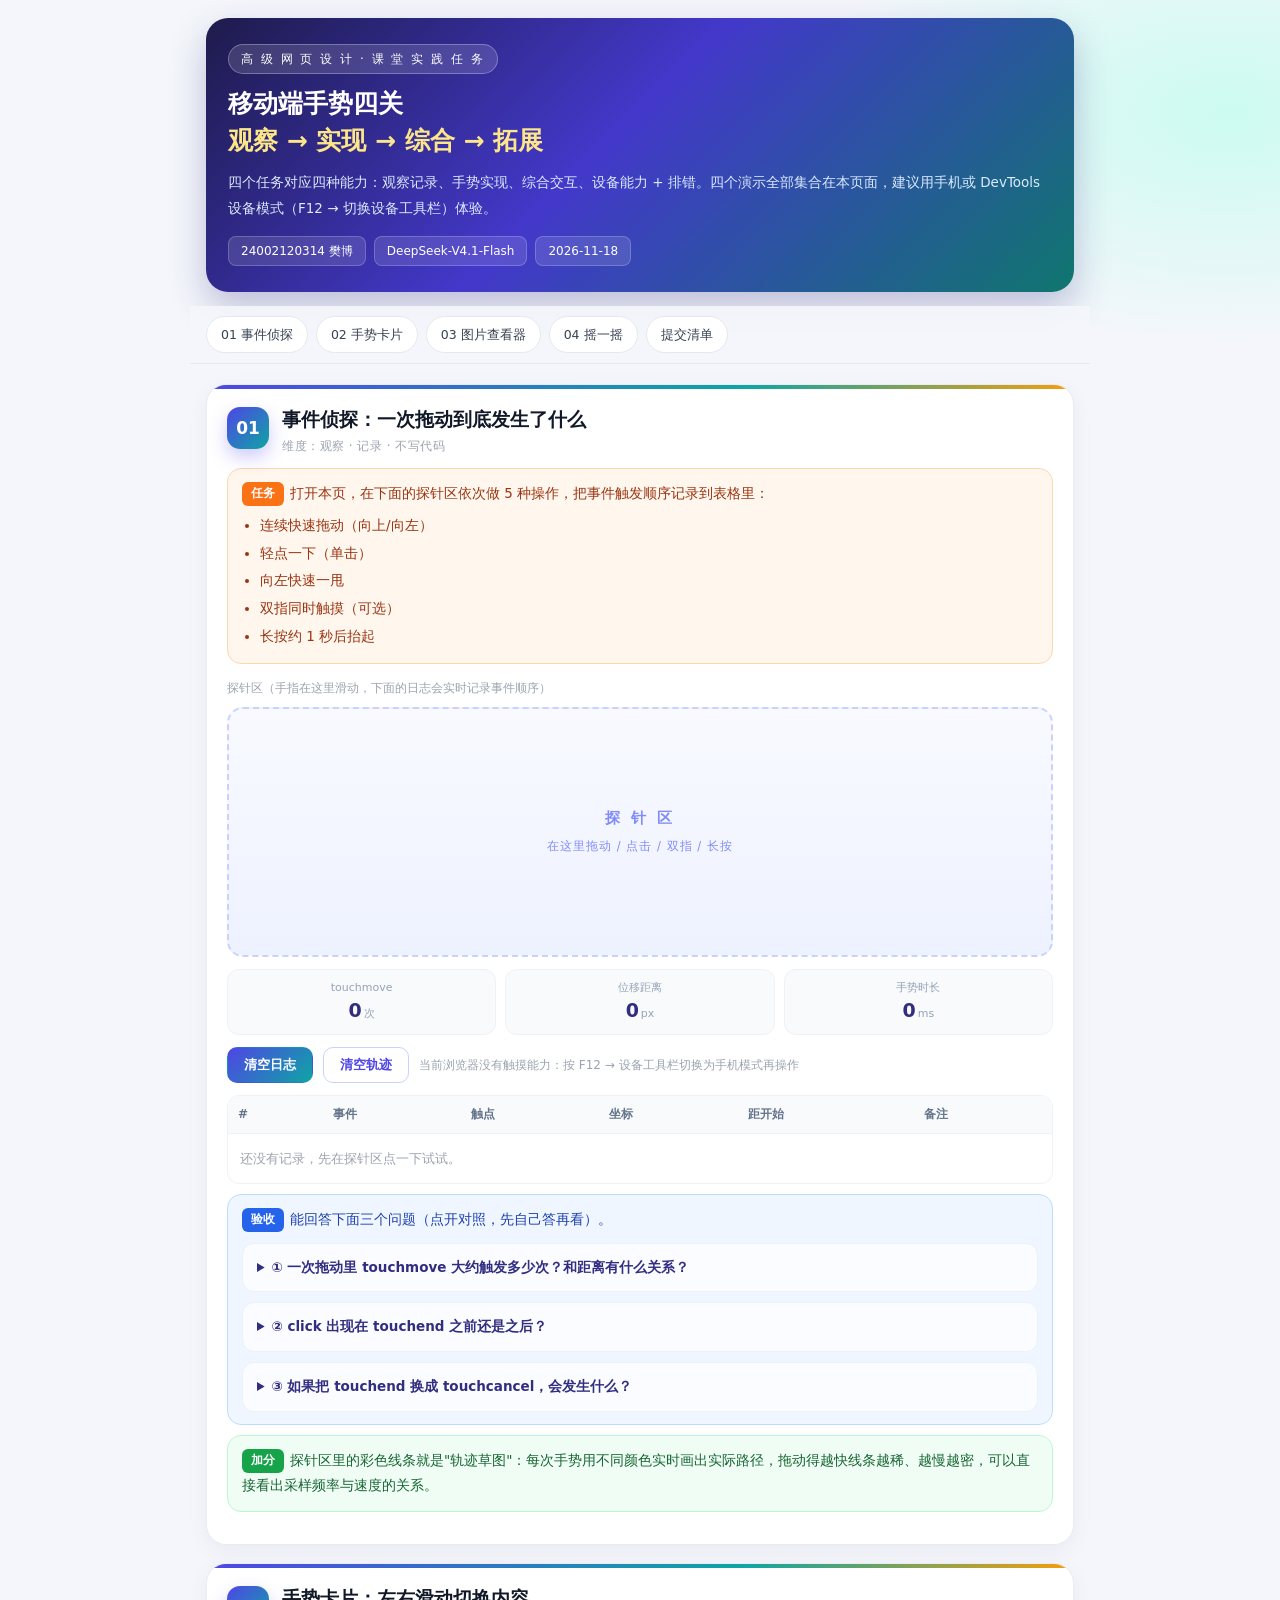
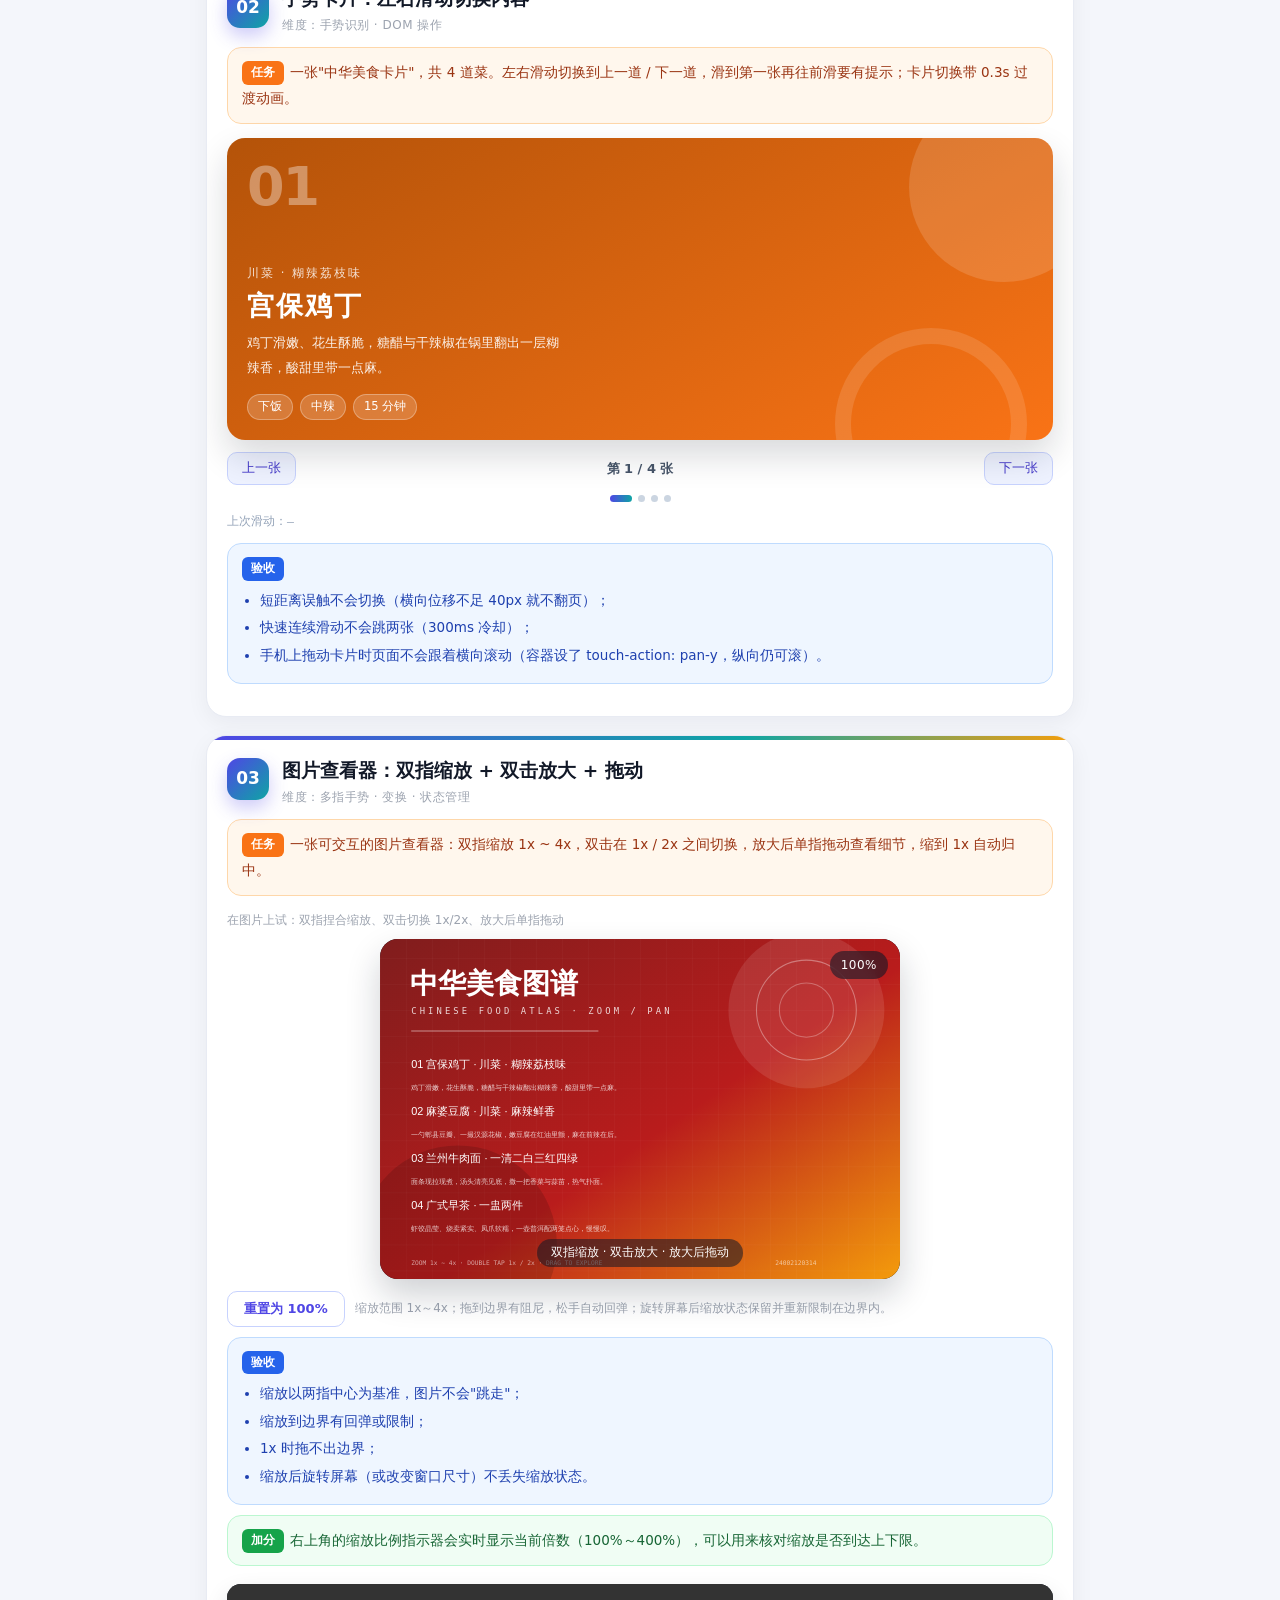
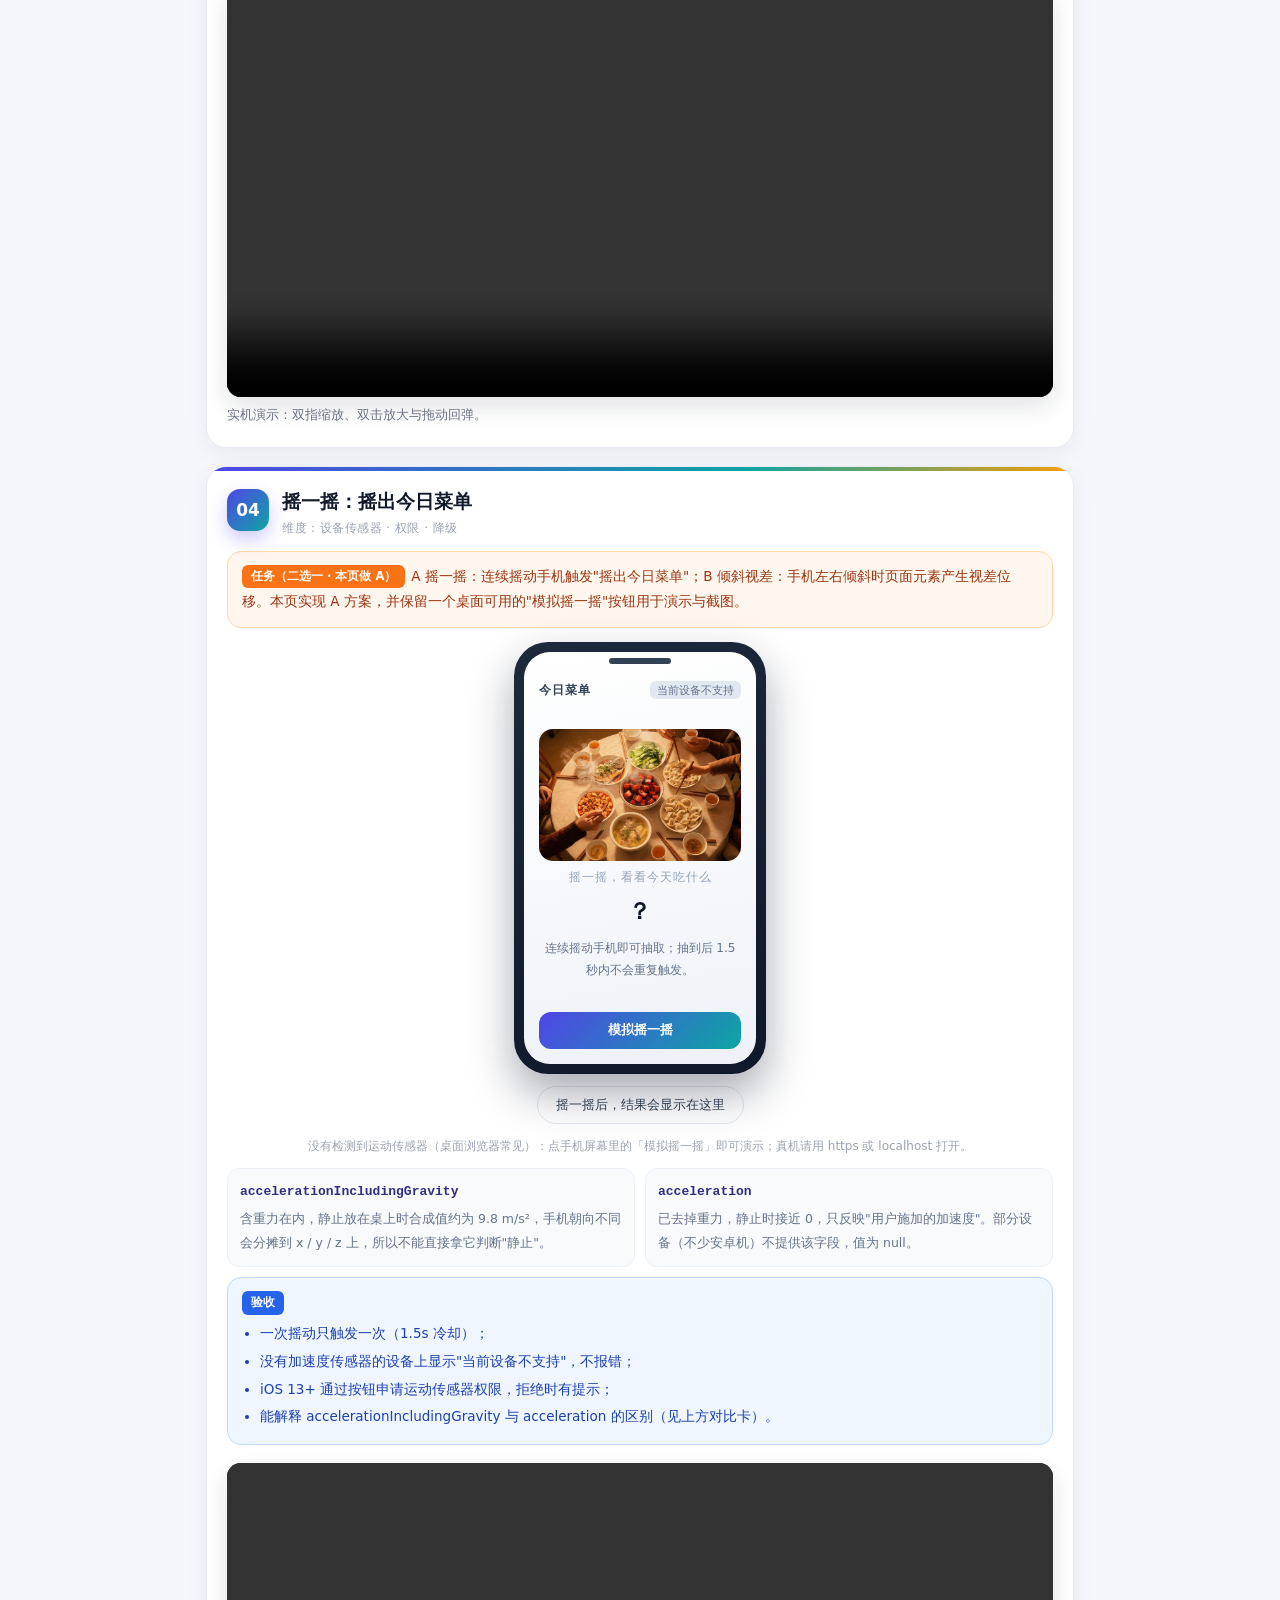
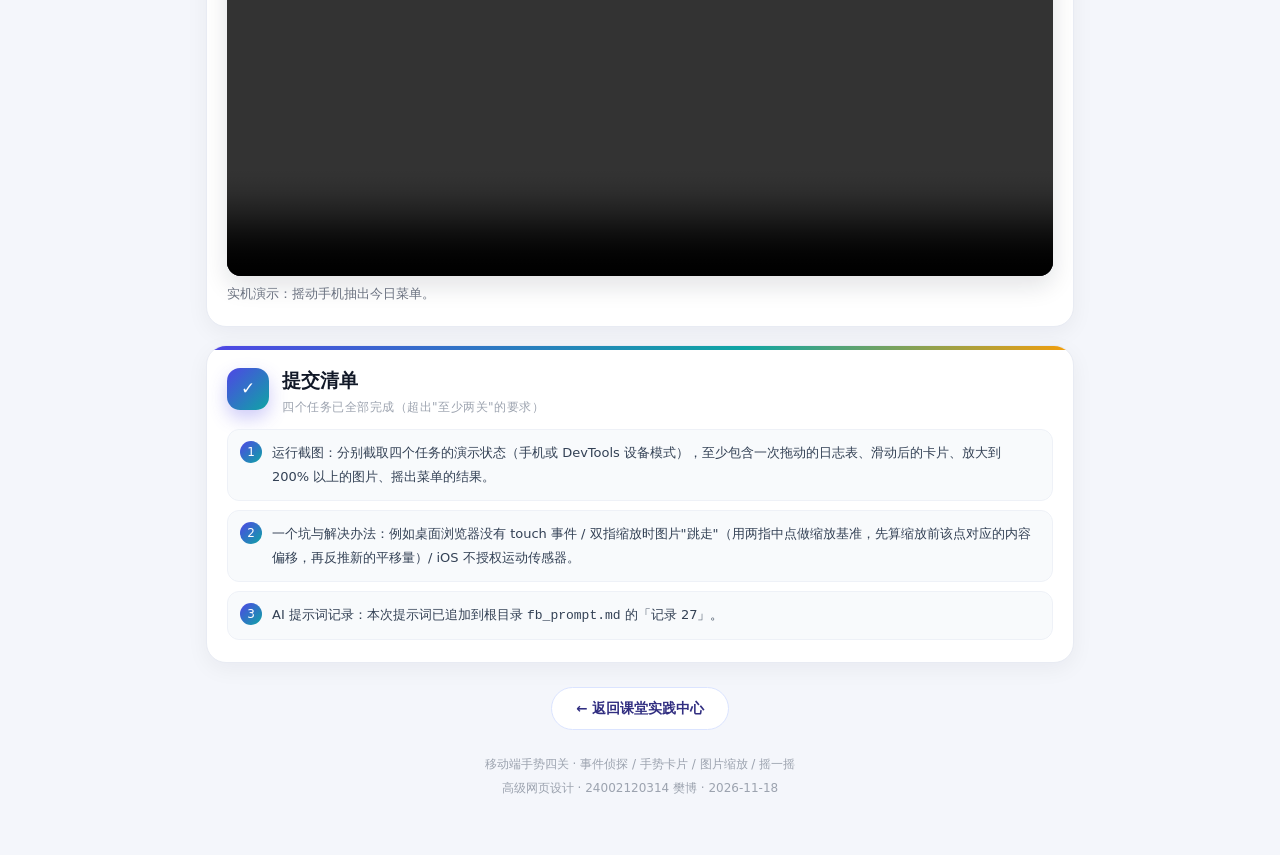
<file: 24002120314 樊博/mobile-touch-task.html>
<!DOCTYPE html>
<!--
  作者：24002120314
  建立时间：2026-11-18
  使用大模型：DeepSeek-V4.1-Flash
  功能名称：移动端手势四关（事件侦探 / 美食卡片 / 图片缩放 / 摇一摇）
  功能说明：一个页面内完成触摸事件观察记录、左右滑动切换卡片、双指缩放图片与设备摇一摇四个课堂任务。
-->
<html lang="zh-CN">
<head>
<meta charset="UTF-8">
<meta name="viewport" content="width=device-width, initial-scale=1.0, viewport-fit=cover">
<title>移动端手势四关 · 高级网页设计课堂实践</title>
<style>
  :root{
    --wy_ink:#111827;
    --wy_muted:#6b7280;
    --wy_line:#e5e7eb;
    --wy_bg:#f4f6fb;
    --wy_indigo:#4f46e5;
    --wy_teal:#0ea5a4;
    --wy_orange:#f97316;
    --wy_blue:#2563eb;
    --wy_green:#16a34a;
  }
  *{margin:0;padding:0;box-sizing:border-box}
  html{scroll-behavior:smooth}
  body{
    font-family:"PingFang SC","Microsoft YaHei",system-ui,-apple-system,sans-serif;
    color:var(--wy_ink);
    line-height:1.7;
    background:
      radial-gradient(900px 480px at 10% -10%, #e0e7ff 0%, rgba(224,231,255,0) 60%),
      radial-gradient(760px 420px at 96% 2%, #ccfbf1 0%, rgba(204,251,241,0) 55%),
      var(--wy_bg);
    -webkit-text-size-adjust:100%;
  }
  [hidden]{display:none !important}
  .wy_shell{max-width:900px;margin:0 auto;padding:18px 16px calc(56px + env(safe-area-inset-bottom))}

  /* ===== 顶部标题 ===== */
  .wy_hero{
    border-radius:22px;padding:26px 22px;color:#fff;
    background:linear-gradient(135deg,#1e1b4b 0%,#4338ca 46%,#0f766e 100%);
    box-shadow:0 16px 36px rgba(49,46,129,.28);
  }
  .wy_badge{
    display:inline-block;font-size:12px;letter-spacing:2px;padding:4px 12px;border-radius:999px;
    background:rgba(255,255,255,.14);border:1px solid rgba(255,255,255,.28);
  }
  .wy_hero h1{font-size:25px;line-height:1.45;margin-top:12px}
  .wy_hero h1 b{color:#fde68a;font-weight:700}
  .wy_hero p{font-size:13.5px;color:#dbeafe;margin-top:10px;line-height:1.95}
  .wy_meta{display:flex;flex-wrap:wrap;gap:8px;margin-top:14px}
  .wy_meta span{
    font-size:12px;padding:4px 12px;border-radius:8px;
    background:rgba(255,255,255,.12);border:1px solid rgba(255,255,255,.2);
  }

  /* ===== 粘性导航 ===== */
  .wy_nav{
    position:sticky;top:0;z-index:30;display:flex;gap:8px;overflow-x:auto;
    margin:14px -16px 20px;padding:10px 16px;
    background:rgba(244,246,251,.88);backdrop-filter:blur(12px);
    border-bottom:1px solid rgba(229,231,235,.9);
    scrollbar-width:none;
  }
  .wy_nav::-webkit-scrollbar{display:none}
  .wy_nav a{
    flex:none;text-decoration:none;font-size:12.5px;color:#374151;background:#fff;
    border:1px solid var(--wy_line);border-radius:999px;padding:7px 14px;
    transition:color .2s,background .2s,border-color .2s,transform .2s;
  }
  .wy_nav a:hover,.wy_nav a:focus-visible{
    color:#fff;border-color:transparent;transform:translateY(-1px);
    background:linear-gradient(135deg,var(--wy_indigo),var(--wy_teal));
  }

  /* ===== 章节 ===== */
  .wy_section{
    position:relative;overflow:hidden;
    background:#fff;border:1px solid #e8ebf3;border-radius:20px;
    padding:22px 20px;margin-bottom:18px;
    box-shadow:0 6px 22px rgba(17,24,39,.05);
    scroll-margin-top:66px;
  }
  .wy_section::before{
    content:"";position:absolute;left:0;right:0;top:0;height:4px;
    background:linear-gradient(90deg,var(--wy_indigo),var(--wy_teal) 62%,#f59e0b);
  }
  .wy_sec_head{display:flex;gap:13px;align-items:flex-start;margin-bottom:12px}
  .wy_sec_no{
    flex:none;width:42px;height:42px;border-radius:13px;color:#fff;font-size:17px;font-weight:700;
    display:flex;align-items:center;justify-content:center;
    background:linear-gradient(135deg,var(--wy_indigo),var(--wy_teal));
    box-shadow:0 8px 18px rgba(79,70,229,.28);
  }
  .wy_sec_head h2{font-size:18.5px;line-height:1.45}
  .wy_sec_head p{font-size:12px;color:#9ca3af;margin-top:2px;letter-spacing:.5px}

  /* ===== 任务 / 验收 / 加分 卡片 ===== */
  .wy_note{
    border:1px solid;border-radius:14px;padding:12px 14px;margin:10px 0;
    font-size:13.5px;line-height:1.9;
  }
  .wy_note b{
    display:inline-block;font-size:11.5px;font-weight:700;color:#fff;
    padding:1px 9px;border-radius:6px;margin-right:6px;vertical-align:1px;
  }
  .wy_note p{margin-top:4px}
  .wy_note ul{margin:6px 0 0 18px}
  .wy_note li{margin:2px 0}
  .wy_note code{
    font-family:Consolas,Menlo,monospace;font-size:12.5px;
    background:rgba(255,255,255,.72);padding:1px 6px;border-radius:5px;
  }
  .wy_note_task{background:#fff7ed;border-color:#fed7aa;color:#9a3412}
  .wy_note_task b{background:var(--wy_orange)}
  .wy_note_check{background:#eff6ff;border-color:#bfdbfe;color:#1e40af}
  .wy_note_check b{background:var(--wy_blue)}
  .wy_note_bonus{background:#f0fdf4;border-color:#bbf7d0;color:#166534}
  .wy_note_bonus b{background:var(--wy_green)}
  .wy_video{margin:18px 0 0}
  .wy_video video{display:block;width:100%;border-radius:14px;background:#0b1220;box-shadow:0 10px 24px rgba(17,24,39,.12)}
  .wy_video figcaption{margin-top:8px;font-size:12.5px;line-height:1.6;color:var(--wy_muted)}

  /* ===== 通用控件 ===== */
  .wy_demo{margin-top:14px}
  .wy_demo_tip{font-size:12px;color:#9ca3af;margin-bottom:8px}
  .wy_btn{
    font-family:inherit;font-size:13px;font-weight:600;color:#fff;cursor:pointer;
    padding:8px 16px;border-radius:10px;border:1px solid transparent;
    background:linear-gradient(135deg,var(--wy_indigo),var(--wy_teal));
    transition:transform .15s,box-shadow .15s;
  }
  .wy_btn:hover{transform:translateY(-1px);box-shadow:0 8px 16px rgba(79,70,229,.26)}
  .wy_btn:active{transform:translateY(0)}
  .wy_btn_ghost{background:#fff;color:var(--wy_indigo);border-color:#c7d2fe}
  .wy_toolbar{display:flex;flex-wrap:wrap;gap:10px;align-items:center;margin-top:12px}
  .wy_tip{font-size:12px;color:#9ca3af;line-height:1.7}

  /* ===== 任务一：探针 ===== */
  .wy_probe{
    position:relative;height:250px;border-radius:16px;overflow:hidden;
    border:2px dashed #c7d2fe;
    background:linear-gradient(180deg,#f8faff,#eef2ff);
    touch-action:none;user-select:none;-webkit-user-select:none;
  }
  .wy_canvas{position:absolute;inset:0;width:100%;height:100%;pointer-events:none}
  .wy_probe_hint{
    position:absolute;left:50%;top:50%;transform:translate(-50%,-50%);
    text-align:center;color:#818cf8;pointer-events:none;
  }
  .wy_probe_hint strong{display:block;font-size:15px;letter-spacing:3px}
  .wy_probe_hint span{font-size:11.5px;letter-spacing:1px}
  .wy_stats{display:grid;grid-template-columns:repeat(3,1fr);gap:9px;margin-top:12px}
  .wy_stat{
    background:#f8fafc;border:1px solid #eef1f7;border-radius:12px;
    padding:9px 6px;text-align:center;
  }
  .wy_stat span{display:block;font-size:11px;color:#94a3b8}
  .wy_stat b{font-size:19px;color:#312e81;line-height:1.4}
  .wy_stat i{font-style:normal;font-size:11px;color:#94a3b8;margin-left:2px}
  .wy_log_wrap{
    margin-top:12px;max-height:236px;overflow:auto;
    border:1px solid #eef1f7;border-radius:12px;background:#fff;
  }
  .wy_log{width:100%;min-width:460px;border-collapse:collapse;font-size:12px}
  .wy_log th{
    position:sticky;top:0;z-index:1;text-align:left;white-space:nowrap;
    background:#f8fafc;color:#64748b;font-weight:600;
    padding:8px 10px;border-bottom:1px solid #eef1f7;
  }
  .wy_log td{
    padding:7px 10px;border-bottom:1px solid #f4f6fa;
    color:#475569;white-space:nowrap;
  }
  .wy_log tbody tr:last-child td{border-bottom:0}
  .wy_ev{display:inline-block;padding:1px 8px;border-radius:6px;font-size:11.5px;font-weight:700}
  .wy_ev_touchstart{background:#eef2ff;color:#4338ca}
  .wy_ev_touchmove{background:#ecfeff;color:#0e7490}
  .wy_ev_touchend{background:#f0fdf4;color:#15803d}
  .wy_ev_touchcancel{background:#fef2f2;color:#b91c1c}
  .wy_ev_click{background:#fff7ed;color:#c2410c}
  .wy_log_empty{font-size:12.5px;color:#9ca3af;padding:14px 12px}
  .wy_qa{border:1px solid #eef1f7;border-radius:12px;background:#fbfcff;padding:11px 14px;margin-top:10px}
  .wy_qa summary{cursor:pointer;font-size:13.5px;font-weight:600;color:#312e81}
  .wy_qa summary:focus-visible{outline:2px solid #c7d2fe;outline-offset:2px}
  .wy_qa p{margin-top:8px;font-size:13px;color:#475569;line-height:1.9}

  /* ===== 任务二：美食卡片 ===== */
  .wy_card_stage{
    position:relative;overflow:hidden;border-radius:18px;
    touch-action:pan-y;overscroll-behavior:contain;
    box-shadow:0 16px 34px rgba(17,24,39,.16);
  }
  .wy_card_track{display:flex;width:100%;will-change:transform;transition:transform .3s cubic-bezier(.22,.61,.36,1)}
  .wy_food{
    flex:0 0 100%;min-height:302px;padding:22px 20px 20px;color:#fff;
    display:flex;flex-direction:column;justify-content:space-between;
    position:relative;overflow:hidden;
    background:linear-gradient(150deg,var(--wy_c1),var(--wy_c2));
  }
  .wy_food::after{
    content:"";position:absolute;right:-46px;top:-46px;width:190px;height:190px;
    border-radius:50%;background:rgba(255,255,255,.14);
  }
  .wy_food::before{
    content:"";position:absolute;right:26px;bottom:-80px;width:160px;height:160px;
    border-radius:50%;border:16px solid rgba(255,255,255,.12);
  }
  .wy_food > *{position:relative;z-index:1}
  .wy_food_no{font-size:54px;font-weight:800;line-height:1;letter-spacing:-2px;opacity:.36}
  .wy_food_region{font-size:11.5px;letter-spacing:2px;color:rgba(255,255,255,.82)}
  .wy_food_name{font-size:27px;letter-spacing:2px;margin:4px 0 8px;line-height:1.3}
  .wy_food_desc{font-size:13px;line-height:1.9;color:rgba(255,255,255,.9);max-width:24em}
  .wy_food_tags{display:flex;flex-wrap:wrap;gap:7px;margin-top:14px}
  .wy_food_tags span{
    font-size:11.5px;padding:2px 10px;border-radius:999px;
    background:rgba(255,255,255,.18);border:1px solid rgba(255,255,255,.3);
  }
  .wy_card_toast{
    position:absolute;left:50%;top:16px;z-index:2;
    transform:translate(-50%,-12px);opacity:0;pointer-events:none;white-space:nowrap;
    font-size:12.5px;color:#fff;background:rgba(17,24,39,.84);
    padding:6px 16px;border-radius:999px;
    transition:opacity .25s,transform .25s;
  }
  .wy_card_toast.is-on{opacity:1;transform:translate(-50%,0)}
  .wy_card_bar{display:flex;align-items:center;justify-content:space-between;gap:10px;margin-top:12px}
  .wy_card_bar button{
    font-family:inherit;font-size:12.5px;color:#4338ca;cursor:pointer;
    background:#eef2ff;border:1px solid #c7d2fe;border-radius:10px;padding:7px 14px;
    transition:background .2s,color .2s;
  }
  .wy_card_bar button:hover{background:#4338ca;color:#fff}
  .wy_card_index{font-size:13px;font-weight:600;color:#475569}
  .wy_dots{display:flex;justify-content:center;gap:6px;margin-top:10px}
  .wy_dot{width:7px;height:7px;border-radius:50%;background:#cbd5e1;transition:width .25s,background .25s}
  .wy_dot.is-on{width:22px;border-radius:4px;background:linear-gradient(90deg,var(--wy_indigo),var(--wy_teal))}
  .wy_debug{font-family:Consolas,Menlo,monospace;font-size:11.5px;color:#94a3b8;margin-top:10px;line-height:1.8}

  /* ===== 任务三：图片查看器 ===== */
  .wy_zoom_stage{
    position:relative;height:340px;max-width:520px;margin:0 auto;
    overflow:hidden;border-radius:18px;background:#0b1020;
    touch-action:none;user-select:none;-webkit-user-select:none;
    box-shadow:0 16px 34px rgba(17,24,39,.2);
    cursor:grab;
  }
  .wy_zoom_img{
    width:100%;height:100%;display:block;object-fit:cover;
    transform-origin:center center;will-change:transform;
    -webkit-user-drag:none;user-select:none;
  }
  .wy_zoom_badge{
    position:absolute;right:12px;top:12px;pointer-events:none;
    font-size:12px;color:#fff;background:rgba(17,24,39,.6);
    padding:4px 11px;border-radius:999px;letter-spacing:.5px;
    backdrop-filter:blur(6px);
  }
  .wy_zoom_hint{
    position:absolute;left:50%;bottom:12px;transform:translateX(-50%);
    pointer-events:none;white-space:nowrap;
    font-size:11.5px;color:#fff;background:rgba(17,24,39,.55);
    padding:4px 14px;border-radius:999px;
  }

  /* ===== 任务四：摇一摇 ===== */
  .wy_shake_wrap{display:flex;flex-direction:column;align-items:center}
  .wy_phone{
    width:252px;height:432px;padding:10px;border-radius:34px;
    background:linear-gradient(160deg,#1e293b,#0f172a);
    box-shadow:0 20px 44px rgba(15,23,42,.36);
    position:relative;
  }
  .wy_phone::before{
    content:"";position:absolute;left:50%;top:16px;transform:translateX(-50%);
    width:62px;height:6px;border-radius:999px;background:#334155;z-index:2;
  }
  .wy_phone.is-shake{animation:wy_shake .5s ease-in-out}
  @keyframes wy_shake{
    0%,100%{transform:translateX(0) rotate(0)}
    20%{transform:translateX(-9px) rotate(-2deg)}
    45%{transform:translateX(9px) rotate(2deg)}
    70%{transform:translateX(-5px) rotate(-1deg)}
  }
  .wy_phone_screen{
    height:100%;border-radius:26px;overflow:hidden;
    background:linear-gradient(170deg,#ffffff,#eef2f8);
    padding:28px 15px 15px;display:flex;flex-direction:column;
  }
  .wy_phone_top{display:flex;justify-content:space-between;align-items:center;gap:6px}
  .wy_phone_top span:first-child{font-size:12px;font-weight:700;color:#334155;letter-spacing:1px}
  .wy_sensor_state{
    font-size:10.5px;line-height:1.4;text-align:right;max-width:110px;
    color:#64748b;background:#e2e8f0;border-radius:6px;padding:2px 7px;
  }
  .wy_phone_body{flex:1;display:flex;flex-direction:column;justify-content:center;text-align:center}
  .wy_phone_media{
    position:relative;flex:none;height:132px;margin:8px 0 6px;
    border-radius:14px;overflow:hidden;
    background:linear-gradient(135deg,#e2e8f0,#cbd5e1);
  }
  .wy_shake_img{
    width:100%;height:100%;display:block;object-fit:cover;
    transition:opacity .35s,transform .35s,filter .35s;
  }
  .wy_shake_img.is-hidden{opacity:0}
  .wy_phone_media.is-cooking .wy_shake_img{opacity:.5;transform:scale(1.06);filter:blur(2px)}
  .wy_phone_media.is-cooking::after{
    content:"";position:absolute;inset:0;pointer-events:none;
    background:linear-gradient(100deg,transparent 30%,rgba(255,255,255,.7) 50%,transparent 70%);
    transform:translateX(-100%);
    animation:wy_sheen 1.1s linear infinite;
  }
  @keyframes wy_sheen{to{transform:translateX(100%)}}
  .wy_shake_lead{font-size:12px;color:#94a3b8;letter-spacing:1px}
  .wy_shake_dish{font-size:23px;line-height:1.45;color:#0f172a;margin:8px 0;letter-spacing:1px}
  .wy_shake_desc{font-size:12px;line-height:1.85;color:#64748b;min-height:44px}
  .wy_cook{width:100%;height:8px;border-radius:999px;background:#e2e8f0;overflow:hidden;margin-top:12px}
  .wy_cook i{display:block;height:100%;width:0;border-radius:999px;background:linear-gradient(90deg,#f97316,#f43f5e)}
  .wy_cook.is-run i{animation:wy_cook 1.2s linear forwards}
  @keyframes wy_cook{from{width:0}to{width:100%}}
  .wy_phone_foot{padding-top:10px}
  .wy_phone_foot button{
    width:100%;font-family:inherit;font-size:12.5px;font-weight:600;color:#fff;cursor:pointer;
    border:0;border-radius:12px;padding:10px;
    background:linear-gradient(135deg,var(--wy_indigo),var(--wy_teal));
    transition:opacity .2s;
  }
  .wy_phone_foot button:active{opacity:.82}
  .wy_compare{display:grid;grid-template-columns:1fr 1fr;gap:10px;margin-top:12px}
  .wy_shake_result{
    margin-top:12px;padding:7px 18px;text-align:center;
    font-size:13px;color:#334155;background:#fff;
    border:1px solid #e2e8f0;border-radius:999px;
  }
  .wy_shake_result b{color:#4338ca}
  .wy_compare div{background:#f8fafc;border:1px solid #eef1f7;border-radius:12px;padding:12px}
  .wy_compare h4{font-size:13px;color:#312e81;margin-bottom:4px;font-family:Consolas,Menlo,monospace}
  .wy_compare p{font-size:12.5px;line-height:1.85;color:#64748b}

  /* ===== 提交清单 ===== */
  .wy_check{list-style:none;counter-reset:wy_c;display:grid;gap:9px;margin-top:12px}
  .wy_check li{
    position:relative;padding:11px 14px 11px 44px;font-size:13px;color:#334155;
    background:#f8fafc;border:1px solid #eef1f7;border-radius:12px;line-height:1.85;
  }
  .wy_check li::before{
    counter-increment:wy_c;content:counter(wy_c);
    position:absolute;left:12px;top:11px;
    width:22px;height:22px;border-radius:50%;color:#fff;font-size:12px;
    display:flex;align-items:center;justify-content:center;
    background:linear-gradient(135deg,var(--wy_indigo),var(--wy_teal));
  }

  .wy_back{text-align:center;margin-top:24px}
  .wy_back a{
    display:inline-block;text-decoration:none;font-size:13.5px;font-weight:600;color:#312e81;
    background:#fff;border:1px solid #dbe4ff;border-radius:999px;padding:9px 24px;
    transition:transform .2s,box-shadow .2s;
  }
  .wy_back a:hover{transform:translateY(-2px);box-shadow:0 10px 20px rgba(49,46,129,.14)}
  footer{text-align:center;font-size:12px;color:#9ca3af;line-height:2;margin-top:22px}

  @media (max-width:520px){
    .wy_hero h1{font-size:22px}
    .wy_compare{grid-template-columns:1fr}
    .wy_section{padding:20px 15px}
  }
</style>
</head>
<body>
<div class="wy_shell">

  <header class="wy_hero">
    <span class="wy_badge">高 级 网 页 设 计 · 课 堂 实 践 任 务</span>
    <h1>移动端手势四关<br><b>观察 → 实现 → 综合 → 拓展</b></h1>
    <p>四个任务对应四种能力：观察记录、手势实现、综合交互、设备能力 + 排错。四个演示全部集合在本页面，建议用手机或 DevTools 设备模式（F12 → 切换设备工具栏）体验。</p>
    <div class="wy_meta">
      <span>24002120314 樊博</span>
      <span>DeepSeek-V4.1-Flash</span>
      <span>2026-11-18</span>
    </div>
  </header>

  <nav class="wy_nav" aria-label="任务导航">
    <a href="#wy_task1">01 事件侦探</a>
    <a href="#wy_task2">02 手势卡片</a>
    <a href="#wy_task3">03 图片查看器</a>
    <a href="#wy_task4">04 摇一摇</a>
    <a href="#wy_submit">提交清单</a>
  </nav>

  <!-- ==================== 任务一 ==================== -->
  <section class="wy_section" id="wy_task1">
    <div class="wy_sec_head">
      <span class="wy_sec_no">01</span>
      <div>
        <h2>事件侦探：一次拖动到底发生了什么</h2>
        <p>维度：观察 · 记录 · 不写代码</p>
      </div>
    </div>

    <div class="wy_note wy_note_task">
      <b>任务</b>打开本页，在下面的探针区依次做 5 种操作，把事件触发顺序记录到表格里：
      <ul>
        <li>连续快速拖动（向上/向左）</li>
        <li>轻点一下（单击）</li>
        <li>向左快速一甩</li>
        <li>双指同时触摸（可选）</li>
        <li>长按约 1 秒后抬起</li>
      </ul>
    </div>

    <div class="wy_demo">
      <p class="wy_demo_tip">探针区（手指在这里滑动，下面的日志会实时记录事件顺序）</p>
      <div class="wy_probe" id="wy_probe">
        <canvas class="wy_canvas" id="wy_canvas"></canvas>
        <div class="wy_probe_hint">
          <strong>探 针 区</strong>
          <span>在这里拖动 / 点击 / 双指 / 长按</span>
        </div>
      </div>

      <div class="wy_stats">
        <div class="wy_stat"><span>touchmove</span><b id="wy_move_count">0</b><i>次</i></div>
        <div class="wy_stat"><span>位移距离</span><b id="wy_distance">0</b><i>px</i></div>
        <div class="wy_stat"><span>手势时长</span><b id="wy_duration">0</b><i>ms</i></div>
      </div>

      <div class="wy_toolbar">
        <button class="wy_btn" id="wy_clear_log" type="button">清空日志</button>
        <button class="wy_btn wy_btn_ghost" id="wy_clear_path" type="button">清空轨迹</button>
        <span class="wy_tip" id="wy_touch_tip">电脑上请按 F12 → 设备模式，普通鼠标不会产生 touch 事件</span>
      </div>

      <div class="wy_log_wrap">
        <table class="wy_log">
          <thead>
            <tr><th>#</th><th>事件</th><th>触点</th><th>坐标</th><th>距开始</th><th>备注</th></tr>
          </thead>
          <tbody id="wy_log_body"></tbody>
        </table>
        <p class="wy_log_empty" id="wy_log_empty">还没有记录，先在探针区点一下试试。</p>
      </div>
    </div>

    <div class="wy_note wy_note_check">
      <b>验收</b>能回答下面三个问题（点开对照，先自己答再看）。
      <details class="wy_qa">
        <summary>① 一次拖动里 touchmove 大约触发多少次？和距离有什么关系？</summary>
        <p>按 60fps 采样，大约每 16ms 一次，拖 1 秒约 55~60 次。次数主要由<b>时长</b>决定，和距离只是间接相关：拖得越远通常耗时越长，所以次数偏多，但不存在"每移动 1px 触发一次"的关系。慢速长距离拖动，move 次数可能比快速甩动还多。</p>
      </details>
      <details class="wy_qa">
        <summary>② click 出现在 touchend 之前还是之后？</summary>
        <p>之后。顺序是 touchstart → touchmove … → touchend →（几十毫秒后）click。而且只有手指基本没移动时浏览器才会补发 click；一旦发生了明显拖动，click 通常不会触发。</p>
      </details>
      <details class="wy_qa">
        <summary>③ 如果把 touchend 换成 touchcancel，会发生什么？</summary>
        <p>touchcancel 表示手势被系统打断（来电、通知、浏览器接管手势、拖动引发页面滚动等），手指并没有正常抬起，changedTouches 里的坐标往往停在最后一次接触点，click 也不会被补发。如果切换逻辑只写在 touchend 里，就会卡在"拖动中"的状态，所以 touchcancel 也要做同一套复位处理。</p>
      </details>
    </div>

    <div class="wy_note wy_note_bonus">
      <b>加分</b>探针区里的彩色线条就是"轨迹草图"：每次手势用不同颜色实时画出实际路径，拖动得越快线条越稀、越慢越密，可以直接看出采样频率与速度的关系。
    </div>
  </section>

  <!-- ==================== 任务二 ==================== -->
  <section class="wy_section" id="wy_task2">
    <div class="wy_sec_head">
      <span class="wy_sec_no">02</span>
      <div>
        <h2>手势卡片：左右滑动切换内容</h2>
        <p>维度：手势识别 · DOM 操作</p>
      </div>
    </div>

    <div class="wy_note wy_note_task">
      <b>任务</b>一张"中华美食卡片"，共 4 道菜。左右滑动切换到上一道 / 下一道，滑到第一张再往前滑要有提示；卡片切换带 0.3s 过渡动画。
    </div>

    <div class="wy_demo">
      <div class="wy_card_stage" id="wy_card_stage">
        <div class="wy_card_track" id="wy_card_track">
          <article class="wy_food" style="--wy_c1:#b45309;--wy_c2:#f97316">
            <span class="wy_food_no">01</span>
            <div>
              <p class="wy_food_region">川菜 · 糊辣荔枝味</p>
              <h3 class="wy_food_name">宫保鸡丁</h3>
              <p class="wy_food_desc">鸡丁滑嫩、花生酥脆，糖醋与干辣椒在锅里翻出一层糊辣香，酸甜里带一点麻。</p>
              <div class="wy_food_tags"><span>下饭</span><span>中辣</span><span>15 分钟</span></div>
            </div>
          </article>
          <article class="wy_food" style="--wy_c1:#7f1d1d;--wy_c2:#dc2626">
            <span class="wy_food_no">02</span>
            <div>
              <p class="wy_food_region">川菜 · 麻辣鲜香</p>
              <h3 class="wy_food_name">麻婆豆腐</h3>
              <p class="wy_food_desc">一勺郫县豆瓣、一撮汉源花椒，嫩豆腐在红油里轻轻颤，麻在前、辣在后。</p>
              <div class="wy_food_tags"><span>重口</span><span>特辣</span><span>12 分钟</span></div>
            </div>
          </article>
          <article class="wy_food" style="--wy_c1:#115e59;--wy_c2:#14b8a6">
            <span class="wy_food_no">03</span>
            <div>
              <p class="wy_food_region">西北 · 一清二白</p>
              <h3 class="wy_food_name">兰州牛肉面</h3>
              <p class="wy_food_desc">一清二白三红四绿五黄，面条现拉现煮，汤头清亮见底，撒一把香菜与蒜苗。</p>
              <div class="wy_food_tags"><span>汤面</span><span>清爽</span><span>20 分钟</span></div>
            </div>
          </article>
          <article class="wy_food" style="--wy_c1:#1e3a8a;--wy_c2:#3b82f6">
            <span class="wy_food_no">04</span>
            <div>
              <p class="wy_food_region">粤菜 · 一盅两件</p>
              <h3 class="wy_food_name">广式早茶</h3>
              <p class="wy_food_desc">虾饺晶莹、烧卖紧实、凤爪软糯，一壶普洱配两笼点心，慢慢叹一个上午。</p>
              <div class="wy_food_tags"><span>点心</span><span>清淡</span><span>慢慢吃</span></div>
            </div>
          </article>
        </div>
        <div class="wy_card_toast" id="wy_card_toast">已经是第一张了</div>
      </div>

      <div class="wy_card_bar">
        <button id="wy_card_prev" type="button">上一张</button>
        <span class="wy_card_index" id="wy_card_index">第 1 / 4 张</span>
        <button id="wy_card_next" type="button">下一张</button>
      </div>
      <div class="wy_dots" id="wy_card_dots"></div>
      <p class="wy_debug" id="wy_card_debug">上次滑动：—</p>
    </div>

    <div class="wy_note wy_note_check">
      <b>验收</b>
      <ul>
        <li>短距离误触不会切换（横向位移不足 40px 就不翻页）；</li>
        <li>快速连续滑动不会跳两张（300ms 冷却）；</li>
        <li>手机上拖动卡片时页面不会跟着横向滚动（容器设了 touch-action: pan-y，纵向仍可滚）。</li>
      </ul>
    </div>
  </section>

  <!-- ==================== 任务三 ==================== -->
  <section class="wy_section" id="wy_task3">
    <div class="wy_sec_head">
      <span class="wy_sec_no">03</span>
      <div>
        <h2>图片查看器：双指缩放 + 双击放大 + 拖动</h2>
        <p>维度：多指手势 · 变换 · 状态管理</p>
      </div>
    </div>

    <div class="wy_note wy_note_task">
      <b>任务</b>一张可交互的图片查看器：双指缩放 1x ~ 4x，双击在 1x / 2x 之间切换，放大后单指拖动查看细节，缩到 1x 自动归中。
    </div>

    <div class="wy_demo">
      <p class="wy_demo_tip">在图片上试：双指捏合缩放、双击切换 1x/2x、放大后单指拖动</p>
      <div class="wy_zoom_stage" id="wy_zoom_stage">
        <img class="wy_zoom_img" id="wy_zoom_img" alt="可缩放的中式美食图谱示例图片" draggable="false">
        <span class="wy_zoom_badge" id="wy_zoom_badge">100%</span>
        <span class="wy_zoom_hint">双指缩放 · 双击放大 · 放大后拖动</span>
      </div>
      <div class="wy_toolbar">
        <button class="wy_btn wy_btn_ghost" id="wy_zoom_reset" type="button">重置为 100%</button>
        <span class="wy_tip">缩放范围 1x～4x；拖到边界有阻尼，松手自动回弹；旋转屏幕后缩放状态保留并重新限制在边界内。</span>
      </div>
    </div>

    <div class="wy_note wy_note_check">
      <b>验收</b>
      <ul>
        <li>缩放以两指中心为基准，图片不会"跳走"；</li>
        <li>缩放到边界有回弹或限制；</li>
        <li>1x 时拖不出边界；</li>
        <li>缩放后旋转屏幕（或改变窗口尺寸）不丢失缩放状态。</li>
      </ul>
    </div>

    <div class="wy_note wy_note_bonus">
      <b>加分</b>右上角的缩放比例指示器会实时显示当前倍数（100%～400%），可以用来核对缩放是否到达上下限。
    </div>

    <figure class="wy_video">
      <video controls playsinline preload="metadata" src="video/task3.mp4"></video>
      <figcaption>实机演示：双指缩放、双击放大与拖动回弹。</figcaption>
    </figure>
  </section>

  <!-- ==================== 任务四 ==================== -->
  <section class="wy_section" id="wy_task4">
    <div class="wy_sec_head">
      <span class="wy_sec_no">04</span>
      <div>
        <h2>摇一摇：摇出今日菜单</h2>
        <p>维度：设备传感器 · 权限 · 降级</p>
      </div>
    </div>

    <div class="wy_note wy_note_task">
      <b>任务（二选一 · 本页做 A）</b>A 摇一摇：连续摇动手机触发"摇出今日菜单"；B 倾斜视差：手机左右倾斜时页面元素产生视差位移。本页实现 A 方案，并保留一个桌面可用的"模拟摇一摇"按钮用于演示与截图。
    </div>

    <div class="wy_demo wy_shake_wrap">
      <div class="wy_phone" id="wy_phone">
        <div class="wy_phone_screen">
          <div class="wy_phone_top">
            <span>今日菜单</span>
            <span class="wy_sensor_state" id="wy_sensor_state">传感器检测中</span>
          </div>
          <div class="wy_phone_body">
            <div class="wy_phone_media" id="wy_phone_media">
              <img class="wy_shake_img" id="wy_shake_img" alt="今日菜品图片">
            </div>
            <p class="wy_shake_lead" id="wy_shake_lead">摇一摇，看看今天吃什么</p>
            <h3 class="wy_shake_dish" id="wy_shake_dish">？</h3>
            <p class="wy_shake_desc" id="wy_shake_desc">连续摇动手机即可抽取；抽到后 1.5 秒内不会重复触发。</p>
            <div class="wy_cook" id="wy_cook_bar" hidden><i></i></div>
          </div>
          <div class="wy_phone_foot">
            <button id="wy_shake_btn" type="button">模拟摇一摇</button>
          </div>
        </div>
      </div>

      <p class="wy_shake_result" id="wy_shake_result">摇一摇后，结果会显示在这里</p>

      <div class="wy_toolbar" style="justify-content:center">
        <button class="wy_btn wy_btn_ghost" id="wy_motion_auth" type="button" hidden>开启运动传感器</button>
        <span class="wy_tip" id="wy_motion_tip">真机上摇动手机才会触发；桌面环境请用手机屏幕里的「模拟摇一摇」按钮。</span>
      </div>

      <div class="wy_compare">
        <div>
          <h4>accelerationIncludingGravity</h4>
          <p>含重力在内，静止放在桌上时合成值约为 9.8 m/s²，手机朝向不同会分摊到 x / y / z 上，所以不能直接拿它判断"静止"。</p>
        </div>
        <div>
          <h4>acceleration</h4>
          <p>已去掉重力，静止时接近 0，只反映"用户施加的加速度"。部分设备（不少安卓机）不提供该字段，值为 null。</p>
        </div>
      </div>
    </div>

    <div class="wy_note wy_note_check">
      <b>验收</b>
      <ul>
        <li>一次摇动只触发一次（1.5s 冷却）；</li>
        <li>没有加速度传感器的设备上显示"当前设备不支持"，不报错；</li>
        <li>iOS 13+ 通过按钮申请运动传感器权限，拒绝时有提示；</li>
        <li>能解释 accelerationIncludingGravity 与 acceleration 的区别（见上方对比卡）。</li>
      </ul>
    </div>

    <figure class="wy_video">
      <video controls playsinline preload="metadata" src="video/task4.mp4"></video>
      <figcaption>实机演示：摇动手机抽出今日菜单。</figcaption>
    </figure>
  </section>

  <!-- ==================== 提交清单 ==================== -->
  <section class="wy_section" id="wy_submit">
    <div class="wy_sec_head">
      <span class="wy_sec_no">✓</span>
      <div>
        <h2>提交清单</h2>
        <p>四个任务已全部完成（超出"至少两关"的要求）</p>
      </div>
    </div>
    <ol class="wy_check">
      <li>运行截图：分别截取四个任务的演示状态（手机或 DevTools 设备模式），至少包含一次拖动的日志表、滑动后的卡片、放大到 200% 以上的图片、摇出菜单的结果。</li>
      <li>一个坑与解决办法：例如桌面浏览器没有 touch 事件 / 双指缩放时图片"跳走"（用两指中点做缩放基准，先算缩放前该点对应的内容偏移，再反推新的平移量）/ iOS 不授权运动传感器。</li>
      <li>AI 提示词记录：本次提示词已追加到根目录 <code>fb_prompt.md</code> 的「记录 27」。</li>
    </ol>
  </section>

  <div class="wy_back"><a href="index.html">← 返回课堂实践中心</a></div>
  <footer>移动端手势四关 · 事件侦探 / 手势卡片 / 图片缩放 / 摇一摇<br>高级网页设计 · 24002120314 樊博 · 2026-11-18</footer>
</div>

<script>
/* ========================================================
   任务一：事件侦探
   - 监听探针区的 touchstart / touchmove / touchend / touchcancel / click
   - 把事件顺序写入表格，实时统计 move 次数、位移、时长
   - 用 canvas 画出每次手势的实际轨迹（加分项）
   ======================================================== */
(function () {
  var wy_probe = document.getElementById('wy_probe');
  var wy_canvas = document.getElementById('wy_canvas');
  var wy_ctx = wy_canvas.getContext('2d');
  var wy_log_body = document.getElementById('wy_log_body');
  var wy_log_empty = document.getElementById('wy_log_empty');
  var wy_log_wrap = wy_log_body.parentNode.parentNode;
  var wy_move_el = document.getElementById('wy_move_count');
  var wy_distance_el = document.getElementById('wy_distance');
  var wy_duration_el = document.getElementById('wy_duration');
  var wy_touch_tip = document.getElementById('wy_touch_tip');

  // 五种手势依次使用的轨迹颜色
  var wy_colors = ['#4f46e5', '#f97316', '#0ea5a4', '#db2777', '#2563eb'];
  var wy_seq = 0;              // 日志序号
  var wy_move_count = 0;       // 本次手势 touchmove 次数
  var wy_start_time = 0;       // 本次手势开始时间
  var wy_start_pt = null;      // 起点（容器内坐标）
  var wy_paths = [];           // 所有手势轨迹：[{ color, points: [{x,y}] }]
  var wy_path = null;          // 当前正在画的轨迹
  var wy_max_rows = 80;        // 表格最多保留的行数，超过就从顶部删除

  // 功能：按探针实际尺寸（含高清屏倍率）重建画布，避免坐标发虚、线条模糊
  function wy_resize_canvas() {
    var wy_rect = wy_probe.getBoundingClientRect();
    var wy_dpr = window.devicePixelRatio || 1;
    wy_canvas.width = Math.round(wy_rect.width * wy_dpr);
    wy_canvas.height = Math.round(wy_rect.height * wy_dpr);
    wy_ctx.setTransform(wy_dpr, 0, 0, wy_dpr, 0, 0);
    wy_redraw_path();
  }

  // 功能：清空画布后，把所有手势轨迹按各自的颜色重新描一遍
  function wy_redraw_path() {
    var wy_rect = wy_probe.getBoundingClientRect();
    wy_ctx.clearRect(0, 0, wy_rect.width, wy_rect.height);
    wy_ctx.lineCap = 'round';
    wy_ctx.lineJoin = 'round';
    for (var i = 0; i < wy_paths.length; i++) {
      var wy_seg = wy_paths[i];
      if (wy_seg.points.length < 2) {
        continue;
      }
      wy_ctx.beginPath();
      wy_ctx.strokeStyle = wy_seg.color;
      wy_ctx.globalAlpha = 0.75;
      wy_ctx.lineWidth = 2.5;
      wy_ctx.moveTo(wy_seg.points[0].x, wy_seg.points[0].y);
      for (var j = 1; j < wy_seg.points.length; j++) {
        wy_ctx.lineTo(wy_seg.points[j].x, wy_seg.points[j].y);
      }
      wy_ctx.stroke();
    }
    wy_ctx.globalAlpha = 1;
  }

  // 功能：把触点坐标换算成相对探针左上角的局部坐标
  function wy_local_point(wy_touch) {
    var wy_rect = wy_probe.getBoundingClientRect();
    return {
      x: wy_touch.clientX - wy_rect.left,
      y: wy_touch.clientY - wy_rect.top
    };
  }

  // 功能：往日志表格追加一行（事件名、触点数、坐标、耗时、备注），并自动滚到底部
  function wy_log(wy_type, wy_count, wy_pt, wy_note) {
    wy_seq++;
    var wy_row = document.createElement('tr');
    var wy_elapsed = wy_start_time ? Math.round(performance.now() - wy_start_time) : 0;
    wy_row.innerHTML =
      '<td>' + wy_seq + '</td>' +
      '<td><span class="wy_ev wy_ev_' + wy_type + '">' + wy_type + '</span></td>' +
      '<td>' + wy_count + '</td>' +
      '<td>' + Math.round(wy_pt.x) + ', ' + Math.round(wy_pt.y) + '</td>' +
      '<td>' + wy_elapsed + ' ms</td>' +
      '<td>' + (wy_note || '') + '</td>';
    wy_log_body.appendChild(wy_row);
    wy_log_empty.hidden = true;
    while (wy_log_body.children.length > wy_max_rows) {
      wy_log_body.removeChild(wy_log_body.firstChild);
    }
    wy_log_wrap.scrollTop = wy_log_wrap.scrollHeight;
  }

  // 功能：手指按下时记录起点、重置本次统计，并开启一条新轨迹
  function wy_on_touch_start(wy_event) {
    var wy_pt = wy_local_point(wy_event.touches[0]);
    if (wy_event.touches.length === 1) {
      wy_start_time = performance.now();
      wy_move_count = 0;
      wy_start_pt = wy_pt;
      wy_move_el.textContent = '0';
      wy_distance_el.textContent = '0';
      wy_duration_el.textContent = '0';
      wy_path = {
        color: wy_colors[wy_paths.length % wy_colors.length],
        points: [wy_pt]
      };
      wy_paths.push(wy_path);
      wy_redraw_path();
    }
    wy_log('touchstart', wy_event.touches.length, wy_pt, wy_event.touches.length > 1 ? '第二根手指按下，进入双指' : '手指按下');
  }

  // 功能：手指移动时累加 move 次数、刷新统计、追加轨迹点，并按每 10 次抽样写一条日志
  function wy_on_touch_move(wy_event) {
    var wy_pt = wy_local_point(wy_event.touches[0]);
    wy_move_count++;
    wy_move_el.textContent = wy_move_count;
    if (wy_start_pt) {
      wy_distance_el.textContent = Math.round(Math.hypot(wy_pt.x - wy_start_pt.x, wy_pt.y - wy_start_pt.y));
    }
    if (wy_start_time) {
      wy_duration_el.textContent = Math.round(performance.now() - wy_start_time);
    }
    if (wy_event.touches.length === 1 && wy_path && wy_path.points.length < 400) {
      wy_path.points.push(wy_pt);
      wy_redraw_path();
    }
    // move 事件非常密集，每 10 次记一条，避免表格刷屏
    if (wy_move_count % 10 === 1) {
      wy_log('touchmove', wy_event.touches.length, wy_pt, '第 ' + wy_move_count + ' 次 move');
    }
  }

  // 功能：手指抬起时写入 touchend 日志，并结算本次手势的次数、位移和时长
  function wy_on_touch_end(wy_event) {
    var wy_pt = wy_local_point(wy_event.changedTouches[0]);
    var wy_dist = wy_start_pt ? Math.round(Math.hypot(wy_pt.x - wy_start_pt.x, wy_pt.y - wy_start_pt.y)) : 0;
    var wy_ms = wy_start_time ? Math.round(performance.now() - wy_start_time) : 0;
    wy_log('touchend', wy_event.touches.length, wy_pt,
      '共 ' + wy_move_count + ' 次 move · 位移 ' + wy_dist + 'px · 用时 ' + wy_ms + 'ms');
    if (wy_event.touches.length === 0) {
      wy_start_time = 0;
      wy_start_pt = null;
      wy_path = null;
    }
  }

  // 功能：手势被系统打断时（滚动接管、来电等）同样记录并复位状态，避免卡在拖动中
  function wy_on_touch_cancel(wy_event) {
    var wy_pt = wy_local_point(wy_event.changedTouches[0]);
    wy_log('touchcancel', wy_event.touches.length, wy_pt, '手势被系统打断，没有补发 click');
    wy_start_time = 0;
    wy_start_pt = null;
    wy_path = null;
  }

  // 功能：记录浏览器在 touchend 之后补发的 click，用来验证事件顺序
  function wy_on_click(wy_event) {
    var wy_pt = wy_local_point(wy_event);
    wy_log('click', 1, wy_pt, '浏览器在 touchend 之后补发');
  }

  // 功能：清空表格里的所有记录和统计数字
  function wy_clear_log() {
    wy_log_body.innerHTML = '';
    wy_log_empty.hidden = false;
    wy_seq = 0;
    wy_move_count = 0;
    wy_start_time = 0;
    wy_start_pt = null;
    wy_move_el.textContent = '0';
    wy_distance_el.textContent = '0';
    wy_duration_el.textContent = '0';
  }

  // 功能：清空画布上的所有轨迹草图
  function wy_clear_path() {
    wy_paths = [];
    wy_path = null;
    wy_redraw_path();
  }

  // 功能：检测当前浏览器是否支持触摸，不支持时更新提示文案
  function wy_check_touch_support() {
    var wy_support = ('ontouchstart' in window) || navigator.maxTouchPoints > 0;
    wy_touch_tip.textContent = wy_support
      ? '已检测到触摸能力：在探针区做 5 种操作，注意观察 touchmove 的密集程度'
      : '当前浏览器没有触摸能力：按 F12 → 设备工具栏切换为手机模式再操作';
  }

  wy_probe.addEventListener('touchstart', wy_on_touch_start, { passive: true });
  wy_probe.addEventListener('touchmove', wy_on_touch_move, { passive: true });
  wy_probe.addEventListener('touchend', wy_on_touch_end, { passive: true });
  wy_probe.addEventListener('touchcancel', wy_on_touch_cancel, { passive: true });
  wy_probe.addEventListener('click', wy_on_click);

  document.getElementById('wy_clear_log').addEventListener('click', wy_clear_log);
  document.getElementById('wy_clear_path').addEventListener('click', wy_clear_path);

  // 功能：窗口尺寸变化（含旋转屏幕）时重建画布并重绘轨迹，防止线条被拉伸
  window.addEventListener('resize', wy_resize_canvas);

  wy_check_touch_support();
  wy_resize_canvas();
})();

/* ========================================================
   任务二：手势卡片
   - touchstart 记录起点，touchend 用 changedTouches[0] 算横向位移
   - |dx| >= 40 且横向占优才翻页，300ms 冷却防止一次连跳两张
   - 轨道 translateX 由 CSS 提供 0.3s 过渡
   ======================================================== */
(function () {
  var wy_stage = document.getElementById('wy_card_stage');
  var wy_track = document.getElementById('wy_card_track');
  var wy_index_el = document.getElementById('wy_card_index');
  var wy_dots_box = document.getElementById('wy_card_dots');
  var wy_toast = document.getElementById('wy_card_toast');
  var wy_debug = document.getElementById('wy_card_debug');
  var wy_count = wy_track.children.length;
  var wy_pos = 0;
  var wy_start_x = 0;
  var wy_start_y = 0;
  var wy_tracking = false;
  var wy_last_switch = 0;
  var wy_threshold = 40;       // 横向位移阈值
  var wy_cooldown = 300;       // 冷却时间
  var wy_toast_timer = 0;

  // 功能：把轨道平移到当前卡片，同时更新"第 n / 4 张"和圆点高亮
  function wy_show_card() {
    wy_track.style.transform = 'translateX(' + (-wy_pos * 100) + '%)';
    wy_index_el.textContent = '第 ' + (wy_pos + 1) + ' / ' + wy_count + ' 张';
    for (var i = 0; i < wy_dots_box.children.length; i++) {
      wy_dots_box.children[i].classList.toggle('is-on', i === wy_pos);
    }
  }

  // 功能：在卡片顶部弹出一条短暂的提示（边界提示 / 状态说明）
  function wy_show_toast(wy_text) {
    wy_toast.textContent = wy_text;
    wy_toast.classList.add('is-on');
    window.clearTimeout(wy_toast_timer);
    wy_toast_timer = window.setTimeout(function () {
      wy_toast.classList.remove('is-on');
    }, 1600);
  }

  // 功能：按方向切换卡片，越界时只弹提示不移动，返回是否真的切换了
  function wy_go(wy_delta) {
    var wy_next = wy_pos + wy_delta;
    if (wy_next < 0) {
      wy_show_toast('已经是第一张了');
      return false;
    }
    if (wy_next >= wy_count) {
      wy_show_toast('已经是最后一张了');
      return false;
    }
    wy_pos = wy_next;
    wy_show_card();
    return true;
  }

  // 功能：记录手指按下的位置，准备在 touchend 时计算位移
  function wy_on_start(wy_event) {
    wy_start_x = wy_event.touches[0].clientX;
    wy_start_y = wy_event.touches[0].clientY;
    wy_tracking = true;
  }

  // 功能：手指抬起时判断横向位移是否超过阈值、是否在冷却期内，再决定是否翻页
  function wy_on_end(wy_event) {
    if (!wy_tracking) {
      return;
    }
    wy_tracking = false;
    var wy_touch = wy_event.changedTouches[0];
    var wy_dx = wy_touch.clientX - wy_start_x;
    var wy_dy = wy_touch.clientY - wy_start_y;
    var wy_now = Date.now();

    if (Math.abs(wy_dx) < wy_threshold || Math.abs(wy_dx) <= Math.abs(wy_dy)) {
      wy_debug.textContent = '上次滑动：dx = ' + Math.round(wy_dx) + 'px，dy = ' + Math.round(wy_dy) +
        'px → 未达 ' + wy_threshold + 'px 阈值，不切换';
      return;
    }
    if (wy_now - wy_last_switch < wy_cooldown) {
      wy_debug.textContent = '上次滑动：dx = ' + Math.round(wy_dx) + 'px → 冷却中（' + wy_cooldown + 'ms 内只切一张），本次忽略';
      return;
    }
    var wy_ok = wy_go(wy_dx < 0 ? 1 : -1);
    // 只有真正切换成功才进入冷却，避免在边界上误触后把下一次有效滑动也挡掉
    if (wy_ok) {
      wy_last_switch = wy_now;
    }
    wy_debug.textContent = '上次滑动：dx = ' + Math.round(wy_dx) + 'px，dy = ' + Math.round(wy_dy) + 'px → ' +
      (wy_ok ? '切换到第 ' + (wy_pos + 1) + ' 张' : '已到边界');
  }

  // 功能：触摸被系统取消时停止跟踪，避免下一次 touchend 误判
  function wy_on_cancel() {
    wy_tracking = false;
  }

  // 功能：生成与卡片数量一致的圆点指示器
  function wy_build_dots() {
    for (var i = 0; i < wy_count; i++) {
      var wy_dot = document.createElement('span');
      wy_dot.className = 'wy_dot';
      wy_dots_box.appendChild(wy_dot);
    }
  }

  wy_stage.addEventListener('touchstart', wy_on_start, { passive: true });
  wy_stage.addEventListener('touchend', wy_on_end, { passive: true });
  wy_stage.addEventListener('touchcancel', wy_on_cancel, { passive: true });

  // 功能：点击"上一张"，用按钮也能在没有触摸的环境里验证翻页逻辑
  document.getElementById('wy_card_prev').addEventListener('click', function () {
    wy_debug.textContent = '按钮切换 → ' + (wy_go(-1) ? '第 ' + (wy_pos + 1) + ' 张' : '已到边界');
  });

  // 功能：点击"下一张"，用按钮也能在没有触摸的环境里验证翻页逻辑
  document.getElementById('wy_card_next').addEventListener('click', function () {
    wy_debug.textContent = '按钮切换 → ' + (wy_go(1) ? '第 ' + (wy_pos + 1) + ' 张' : '已到边界');
  });

  wy_build_dots();
  wy_show_card();
})();

/* ========================================================
   任务三：图片查看器
   - transform: translate(tx,ty) scale(s)，transform-origin 居中
   - 双指缩放以两指中点为基准：先算出中点在未缩放坐标系里的偏移，
     换算出新平移量，保证该点下方的画面不动
   - 边界：拖动时阻尼，松手回弹；1x 归中
   ======================================================== */
(function () {
  var wy_stage = document.getElementById('wy_zoom_stage');
  var wy_img = document.getElementById('wy_zoom_img');
  var wy_badge = document.getElementById('wy_zoom_badge');
  var wy_scale = 1;
  var wy_tx = 0;
  var wy_ty = 0;
  var wy_min_scale = 1;
  var wy_max_scale = 4;

  var wy_pinching = false;
  var wy_pinch_start_dist = 0;
  var wy_pinch_start_scale = 1;

  var wy_dragging = false;
  var wy_drag_start_x = 0;
  var wy_drag_start_y = 0;
  var wy_drag_base_tx = 0;
  var wy_drag_base_ty = 0;

  var wy_last_tap = 0;
  var wy_last_tap_x = 0;
  var wy_last_tap_y = 0;
  var wy_tap_moved = false;
  var wy_anim_timer = 0;

  // 功能：生成一张带网格与文字细节的 SVG 海报（data URI，离线可用），作为可缩放的示例图片
  function wy_build_poster() {
    var wy_svg =
      '<svg xmlns="http://www.w3.org/2000/svg" width="1000" height="680" viewBox="0 0 1000 680">' +
        '<defs>' +
          '<linearGradient id="wy_g" x1="0" y1="0" x2="1" y2="1">' +
            '<stop offset="0" stop-color="#7f1d1d"/>' +
            '<stop offset="0.55" stop-color="#b91c1c"/>' +
            '<stop offset="1" stop-color="#f59e0b"/>' +
          '</linearGradient>' +
          '<pattern id="wy_grid" width="50" height="50" patternUnits="userSpaceOnUse">' +
            '<path d="M50 0H0V50" fill="none" stroke="rgba(255,255,255,0.09)" stroke-width="1"/>' +
          '</pattern>' +
        '</defs>' +
        '<rect width="1000" height="680" fill="url(#wy_g)"/>' +
        '<rect width="1000" height="680" fill="url(#wy_grid)"/>' +
        '<circle cx="820" cy="150" r="150" fill="rgba(255,255,255,0.10)"/>' +
        '<circle cx="820" cy="150" r="96" fill="none" stroke="rgba(255,255,255,0.35)" stroke-width="2"/>' +
        '<circle cx="820" cy="150" r="52" fill="none" stroke="rgba(255,255,255,0.28)" stroke-width="2"/>' +
        '<circle cx="150" cy="600" r="190" fill="rgba(0,0,0,0.14)"/>' +
        '<text x="58" y="118" fill="#ffffff" font-size="54" font-family="PingFang SC,Microsoft YaHei,sans-serif" font-weight="bold">中华美食图谱</text>' +
        '<text x="60" y="158" fill="rgba(255,255,255,0.82)" font-size="17" letter-spacing="6" font-family="Consolas,monospace">CHINESE  FOOD  ATLAS  ·  ZOOM  /  PAN</text>' +
        '<line x1="60" y1="190" x2="420" y2="190" stroke="rgba(255,255,255,0.5)" stroke-width="2"/>' +
        '<text x="60" y="262" fill="#ffffff" font-size="21" font-family="PingFang SC,Microsoft YaHei,sans-serif">01  宫保鸡丁 · 川菜 · 糊辣荔枝味</text>' +
        '<text x="60" y="304" fill="rgba(255,255,255,0.78)" font-size="13" font-family="PingFang SC,Microsoft YaHei,sans-serif">鸡丁滑嫩，花生酥脆，糖醋与干辣椒翻出糊辣香，酸甜里带一点麻。</text>' +
        '<text x="60" y="352" fill="#ffffff" font-size="21" font-family="PingFang SC,Microsoft YaHei,sans-serif">02  麻婆豆腐 · 川菜 · 麻辣鲜香</text>' +
        '<text x="60" y="394" fill="rgba(255,255,255,0.78)" font-size="13" font-family="PingFang SC,Microsoft YaHei,sans-serif">一勺郫县豆瓣、一撮汉源花椒，嫩豆腐在红油里颤，麻在前辣在后。</text>' +
        '<text x="60" y="442" fill="#ffffff" font-size="21" font-family="PingFang SC,Microsoft YaHei,sans-serif">03  兰州牛肉面 · 一清二白三红四绿</text>' +
        '<text x="60" y="484" fill="rgba(255,255,255,0.78)" font-size="13" font-family="PingFang SC,Microsoft YaHei,sans-serif">面条现拉现煮，汤头清亮见底，撒一把香菜与蒜苗，热气扑面。</text>' +
        '<text x="60" y="532" fill="#ffffff" font-size="21" font-family="PingFang SC,Microsoft YaHei,sans-serif">04  广式早茶 · 一盅两件</text>' +
        '<text x="60" y="574" fill="rgba(255,255,255,0.78)" font-size="13" font-family="PingFang SC,Microsoft YaHei,sans-serif">虾饺晶莹、烧卖紧实、凤爪软糯，一壶普洱配两笼点心，慢慢叹。</text>' +
        '<text x="60" y="640" fill="rgba(255,255,255,0.6)" font-size="12" font-family="Consolas,monospace">ZOOM 1x ~ 4x · DOUBLE TAP 1x / 2x · DRAG TO EXPLORE</text>' +
        '<text x="760" y="640" fill="rgba(255,255,255,0.6)" font-size="12" font-family="Consolas,monospace">24002120314</text>' +
      '</svg>';
    return 'data:image/svg+xml;charset=utf-8,' + encodeURIComponent(wy_svg);
  }

  // 功能：把当前缩放/平移写入 transform，animate 为真时临时挂上 0.2s 过渡，结束后移除
  function wy_apply(animate) {
    wy_img.style.transition = animate ? 'transform .2s ease-out' : 'none';
    wy_img.style.transform = 'translate(' + wy_tx + 'px,' + wy_ty + 'px) scale(' + wy_scale + ')';
    wy_badge.textContent = Math.round(wy_scale * 100) + '%';
    window.clearTimeout(wy_anim_timer);
    if (animate) {
      wy_anim_timer = window.setTimeout(function () {
        wy_img.style.transition = 'none';
      }, 220);
    }
  }

  // 功能：按当前缩放比例算出平移的最大范围（图片超出容器的部分的一半）
  function wy_get_bounds() {
    var wy_rect = wy_stage.getBoundingClientRect();
    return {
      max_x: Math.max(0, wy_rect.width * (wy_scale - 1) / 2),
      max_y: Math.max(0, wy_rect.height * (wy_scale - 1) / 2)
    };
  }

  // 功能：硬限制平移量，保证图片始终盖满容器、不会拖出边界
  function wy_clamp_hard() {
    var wy_b = wy_get_bounds();
    wy_tx = Math.max(-wy_b.max_x, Math.min(wy_b.max_x, wy_tx));
    wy_ty = Math.max(-wy_b.max_y, Math.min(wy_b.max_y, wy_ty));
  }

  // 功能：拖动过程中的软限制，超出边界时只按 32% 的阻尼继续移动，制造"拉得动但拉不远"的手感
  function wy_clamp_soft() {
    var wy_b = wy_get_bounds();
    var wy_k = 0.32;
    if (Math.abs(wy_tx) > wy_b.max_x) {
      wy_tx = (wy_tx > 0 ? 1 : -1) * (wy_b.max_x + (Math.abs(wy_tx) - wy_b.max_x) * wy_k);
    }
    if (Math.abs(wy_ty) > wy_b.max_y) {
      wy_ty = (wy_ty > 0 ? 1 : -1) * (wy_b.max_y + (Math.abs(wy_ty) - wy_b.max_y) * wy_k);
    }
  }

  // 功能：以容器内某一点为基准缩放图片，保证该点下方的画面不跳动；缩到 1x 时自动归中
  function wy_zoom_at(wy_px, wy_py, wy_target_scale) {
    var wy_rect = wy_stage.getBoundingClientRect();
    var wy_cx = wy_rect.width / 2;
    var wy_cy = wy_rect.height / 2;
    var wy_next = Math.min(wy_max_scale, Math.max(wy_min_scale, wy_target_scale));
    // 基准点在"未缩放坐标系"里的偏移
    var wy_ux = (wy_px - wy_cx - wy_tx) / wy_scale;
    var wy_uy = (wy_py - wy_cy - wy_ty) / wy_scale;
    wy_tx = wy_px - wy_cx - wy_ux * wy_next;
    wy_ty = wy_py - wy_cy - wy_uy * wy_next;
    wy_scale = wy_next;
    if (wy_scale <= 1.001) {
      wy_scale = 1;
      wy_tx = 0;
      wy_ty = 0;
    }
    wy_clamp_hard();
  }

  // 功能：把触摸点换算成相对图片容器左上角的局部坐标
  function wy_local_point(wy_touch) {
    var wy_rect = wy_stage.getBoundingClientRect();
    return {
      x: wy_touch.clientX - wy_rect.left,
      y: wy_touch.clientY - wy_rect.top
    };
  }

  // 功能：计算两根手指之间的直线距离，用来求缩放比例
  function wy_distance(wy_t1, wy_t2) {
    return Math.hypot(wy_t1.clientX - wy_t2.clientX, wy_t1.clientY - wy_t2.clientY);
  }

  // 功能：触摸开始，双指记录初始间距与比例，单指记录拖动起点
  function wy_on_start(wy_event) {
    wy_tap_moved = false;
    if (wy_event.touches.length === 2) {
      wy_pinching = true;
      wy_dragging = false;
      // 双指操作不算"轻点"，避免捏合结束后被误判成双击
      wy_tap_moved = true;
      wy_pinch_start_dist = wy_distance(wy_event.touches[0], wy_event.touches[1]);
      wy_pinch_start_scale = wy_scale;
    } else if (wy_event.touches.length === 1) {
      wy_dragging = true;
      wy_pinching = false;
      var wy_pt = wy_local_point(wy_event.touches[0]);
      wy_drag_start_x = wy_pt.x;
      wy_drag_start_y = wy_pt.y;
      wy_drag_base_tx = wy_tx;
      wy_drag_base_ty = wy_ty;
    }
  }

  // 功能：触摸移动，双指按间距比例缩放并以中点为基准，单指且已放大时拖动图片
  function wy_on_move(wy_event) {
    if (wy_event.touches.length === 2 && wy_pinching) {
      wy_event.preventDefault();
      var wy_dist = wy_distance(wy_event.touches[0], wy_event.touches[1]);
      if (wy_pinch_start_dist > 0) {
        var wy_target = wy_pinch_start_scale * (wy_dist / wy_pinch_start_dist);
        var wy_mid = {
          x: (wy_event.touches[0].clientX + wy_event.touches[1].clientX) / 2,
          y: (wy_event.touches[0].clientY + wy_event.touches[1].clientY) / 2
        };
        var wy_rect = wy_stage.getBoundingClientRect();
        wy_zoom_at(wy_mid.x - wy_rect.left, wy_mid.y - wy_rect.top, wy_target);
        wy_apply(false);
      }
      return;
    }
    if (wy_event.touches.length === 1 && wy_dragging && wy_scale > 1) {
      wy_event.preventDefault();
      var wy_now_pt = wy_local_point(wy_event.touches[0]);
      if (Math.abs(wy_now_pt.x - wy_drag_start_x) > 10 || Math.abs(wy_now_pt.y - wy_drag_start_y) > 10) {
        wy_tap_moved = true;
      }
      wy_tx = wy_drag_base_tx + (wy_now_pt.x - wy_drag_start_x);
      wy_ty = wy_drag_base_ty + (wy_now_pt.y - wy_drag_start_y);
      wy_clamp_soft();
      wy_apply(false);
    }
  }

  // 功能：触摸结束，双指松开时回弹归位；单指轻点则判断是否构成双击并切换 1x / 2x
  function wy_on_end(wy_event) {
    if (wy_event.touches.length > 0) {
      // 双指变单指：用剩下那根手指重新作为拖动起点，避免图片瞬移
      if (wy_event.touches.length === 1) {
        wy_pinching = false;
        wy_dragging = true;
        var wy_pt = wy_local_point(wy_event.touches[0]);
        wy_drag_start_x = wy_pt.x;
        wy_drag_start_y = wy_pt.y;
        wy_drag_base_tx = wy_tx;
        wy_drag_base_ty = wy_ty;
      }
      wy_clamp_hard();
      wy_apply(true);
      return;
    }

    var wy_end_pt = wy_local_point(wy_event.changedTouches[0]);
    wy_pinching = false;
    wy_dragging = false;
    wy_clamp_hard();
    wy_apply(true);

    if (wy_tap_moved) {
      return;
    }
    var wy_now = Date.now();
    if (wy_now - wy_last_tap < 300 &&
        Math.hypot(wy_end_pt.x - wy_last_tap_x, wy_end_pt.y - wy_last_tap_y) < 40) {
      // 构成双击：1x 放大到 2x，已经是 2x 以上则回到 1x
      wy_zoom_at(wy_end_pt.x, wy_end_pt.y, wy_scale > 1.05 ? 1 : 2);
      wy_apply(true);
      wy_last_tap = 0;
    } else {
      wy_last_tap = wy_now;
      wy_last_tap_x = wy_end_pt.x;
      wy_last_tap_y = wy_end_pt.y;
    }
  }

  // 功能：触摸被系统取消时，结束本次手势并把图片拉回合法范围
  function wy_on_cancel() {
    wy_pinching = false;
    wy_dragging = false;
    wy_clamp_hard();
    wy_apply(true);
  }

  // 功能：把缩放比例重置为 1x 并居中（重置按钮）
  function wy_on_reset() {
    wy_scale = 1;
    wy_tx = 0;
    wy_ty = 0;
    wy_apply(true);
  }

  // 功能：旋转屏幕 / 改变窗口尺寸后，按新尺寸重新限制平移范围，保留当前缩放比例
  function wy_on_resize() {
    window.setTimeout(function () {
      if (wy_scale <= 1) {
        wy_scale = 1;
        wy_tx = 0;
        wy_ty = 0;
      } else {
        wy_clamp_hard();
      }
      wy_apply(false);
    }, 260);
  }

  // 功能：桌面鼠标双击也能在 1x / 2x 之间切换，便于在没有触屏的电脑上验收
  function wy_on_dblclick(wy_event) {
    var wy_rect = wy_stage.getBoundingClientRect();
    wy_zoom_at(wy_event.clientX - wy_rect.left, wy_event.clientY - wy_rect.top, wy_scale > 1.05 ? 1 : 2);
    wy_apply(true);
  }

  wy_stage.addEventListener('touchstart', wy_on_start, { passive: false });
  wy_stage.addEventListener('touchmove', wy_on_move, { passive: false });
  wy_stage.addEventListener('touchend', wy_on_end, { passive: true });
  wy_stage.addEventListener('touchcancel', wy_on_cancel, { passive: true });
  wy_stage.addEventListener('dblclick', wy_on_dblclick);
  document.getElementById('wy_zoom_reset').addEventListener('click', wy_on_reset);
  window.addEventListener('resize', wy_on_resize);
  window.addEventListener('orientationchange', wy_on_resize);

  wy_img.src = wy_build_poster();
  wy_apply(false);
})();

/* ========================================================
   任务四：摇一摇
   - 用 accelerationIncludingGravity 算合成加速度，
     取前后两帧的变化量 |Δa| 与阈值 10 比较（静止时合成值本身约 9.8）
   - 触发后进入 1.5s 冷却，期间不重复触发
   - 无传感器 / iOS 未授权时给出降级提示
   ======================================================== */
(function () {
  var wy_phone = document.getElementById('wy_phone');
  var wy_sensor_el = document.getElementById('wy_sensor_state');
  var wy_lead_el = document.getElementById('wy_shake_lead');
  var wy_dish_el = document.getElementById('wy_shake_dish');
  var wy_desc_el = document.getElementById('wy_shake_desc');
  var wy_cook = document.getElementById('wy_cook_bar');
  var wy_result_el = document.getElementById('wy_shake_result');
  var wy_shake_btn = document.getElementById('wy_shake_btn');
  var wy_auth_btn = document.getElementById('wy_motion_auth');
  var wy_motion_tip = document.getElementById('wy_motion_tip');
  var wy_phone_media = document.getElementById('wy_phone_media');
  var wy_shake_img = document.getElementById('wy_shake_img');

  var wy_menu = [
    {
      name: '番茄牛腩饭',
      desc: '牛腩炖到酥烂，酸甜汤汁拌进热饭，一勺见底。',
      img: 'shake-img/dish1.jpg'
    },
    {
      name: '藤椒鸡丝面',
      desc: '藤椒的麻在舌尖打转，鸡丝清爽，汤头微辣。',
      img: 'shake-img/dish2.jpg'
    },
    {
      name: '蒜香烤排骨',
      desc: '外皮焦脆、蒜香浓，配一小碟酸黄瓜刚好解腻。',
      img: 'shake-img/dish3.jpg'
    },
    {
      name: '蟹黄豆腐煲',
      desc: '嫩豆腐吸满蟹黄汤汁，滚烫上桌，小心烫嘴。',
      img: 'shake-img/dish4.jpg'
    },
    {
      name: '黑椒牛柳意面',
      desc: '黑椒汁裹住每根面条，牛柳现煎，七分熟。',
      img: 'shake-img/dish5.jpg'
    },
    {
      name: '酒酿小圆子',
      desc: '桂花与酒酿的甜香，温热一碗，收个尾。',
      img: 'shake-img/dish6.jpg'
    }
  ];

  // 功能：从菜单里随机抽一道菜，返回该菜品对象
  function wy_pick_item() {
    return wy_menu[Math.floor(Math.random() * wy_menu.length)];
  }

  var wy_threshold = 10;       // 合成加速度变化量阈值
  var wy_cooling = false;      // 冷却标记
  var wy_last_mag = null;      // 上一帧合成加速度
  var wy_supported = false;    // 是否收到过 devicemotion
  var wy_probe_timer = 0;

  // 功能：把抽中的菜品显示到手机屏幕和手机下方的结果条，结束"烹饪中"状态与图片加载动画
  function wy_show_dish(wy_item) {
    wy_lead_el.textContent = '今天就吃这个';
    wy_dish_el.textContent = wy_item.name;
    wy_desc_el.textContent = wy_item.desc;
    wy_result_el.innerHTML = '今日菜单：<b>' + wy_item.name + '</b>';
    wy_phone_media.classList.remove('is-cooking');
    wy_cook.hidden = true;
    wy_cook.classList.remove('is-run');
  }

  // 功能：触发一次摇一摇，播放手机抖动与"烹饪中"进度动画，1.5 秒内不重复触发
  function wy_trigger_shake() {
    if (wy_cooling) {
      return;
    }
    wy_cooling = true;
    wy_sensor_el.textContent = '冷却中 1.5s';
    wy_lead_el.textContent = '烹饪中…';
    wy_dish_el.textContent = '后厨正在忙活';
    wy_desc_el.textContent = '摇一摇的结果马上出锅';
    wy_result_el.textContent = '烹饪中，马上出锅…';

    // 先抽菜并开始加载菜品图片，让"烹饪中"的 1.2 秒用来等图片
    var wy_item = wy_pick_item();
    wy_shake_img.classList.remove('is-hidden');
    wy_shake_img.src = wy_item.img;
    wy_phone_media.classList.add('is-cooking');

    // 重新触发 CSS 动画：先移除类、强制回流，再加回来
    wy_phone.classList.remove('is-shake');
    void wy_phone.offsetWidth;
    wy_phone.classList.add('is-shake');

    wy_cook.hidden = false;
    wy_cook.classList.remove('is-run');
    void wy_cook.offsetWidth;
    wy_cook.classList.add('is-run');

    if (navigator.vibrate) {
      navigator.vibrate(120);
    }

    window.setTimeout(function () {
      wy_show_dish(wy_item);
    }, 1200);

    window.setTimeout(function () {
      wy_cooling = false;
      wy_sensor_el.textContent = wy_supported ? '传感器已就绪' : '模拟模式';
    }, 1500);
  }

  // 功能：devicemotion 回调，用含重力的合成加速度变化量判断是否在摇动
  function wy_on_motion(wy_event) {
    var wy_acc = wy_event.accelerationIncludingGravity;
    if (!wy_acc || wy_acc.x === null) {
      return;
    }
    // 只有拿到有效加速度数据才算"设备支持"，否则继续等待超时降级
    wy_supported = true;
    var wy_mag = Math.sqrt(wy_acc.x * wy_acc.x + wy_acc.y * wy_acc.y + wy_acc.z * wy_acc.z);
    if (wy_last_mag !== null && Math.abs(wy_mag - wy_last_mag) > wy_threshold) {
      wy_trigger_shake();
    }
    wy_last_mag = wy_mag;
  }

  // 功能：显示"当前设备不支持"，并提示改用模拟按钮完成流程演示
  function wy_show_unsupported() {
    wy_sensor_el.textContent = '当前设备不支持';
    wy_motion_tip.textContent = '没有检测到运动传感器（桌面浏览器常见）：点手机屏幕里的「模拟摇一摇」即可演示；真机请用 https 或 localhost 打开。';
  }

  // 功能：注册 devicemotion 监听，并在 1.5 秒内没有收到任何事件时降级为"不支持"
  function wy_listen_motion() {
    window.addEventListener('devicemotion', wy_on_motion, false);
    wy_sensor_el.textContent = '传感器检测中';
    window.clearTimeout(wy_probe_timer);
    wy_probe_timer = window.setTimeout(function () {
      if (!wy_supported) {
        wy_show_unsupported();
      }
    }, 1500);
  }

  // 功能：初始化传感器：不支持则降级，iOS 13+ 先显示授权按钮，其余直接监听
  function wy_init_motion() {
    if (!window.DeviceMotionEvent) {
      wy_show_unsupported();
      return;
    }
    if (typeof DeviceMotionEvent.requestPermission === 'function') {
      wy_sensor_el.textContent = '需要授权';
      wy_auth_btn.hidden = false;
      wy_motion_tip.textContent = 'iOS 13+ 需要先点击「开启运动传感器」并在弹窗中允许访问。';
      return;
    }
    wy_listen_motion();
  }

  // 功能：iOS 授权按钮点击后申请运动传感器权限，授权成功才开始监听
  function wy_on_auth_click() {
    DeviceMotionEvent.requestPermission().then(function (wy_state) {
      if (wy_state === 'granted') {
        wy_auth_btn.hidden = true;
        wy_motion_tip.textContent = '授权成功：连续摇动手机即可抽出今日菜单。';
        wy_listen_motion();
      } else {
        wy_motion_tip.textContent = '授权被拒绝：可在 Safari 设置中允许「运动与方向访问」后刷新页面。';
      }
    }).catch(function () {
      wy_motion_tip.textContent = '授权失败：请确认页面通过 https 打开，并重新点击授权按钮。';
    });
  }

  // 功能：点击模拟按钮时触发一次摇一摇；冷却期内给出提示
  function wy_on_shake_click() {
    if (wy_cooling) {
      wy_motion_tip.textContent = '冷却中：1.5 秒内只触发一次，稍等一下再摇。';
      return;
    }
    wy_trigger_shake();
    wy_motion_tip.textContent = '已用模拟按钮触发一次摇一摇（真机摇动会走 devicemotion）。';
  }

  // 功能：手机抖动动画播放结束后移除 is-shake 类，方便下次再次播放
  function wy_on_anim_end() {
    wy_phone.classList.remove('is-shake');
  }

  // 功能：菜品图片加载失败时隐藏图片，退回渐变底色，避免出现破图
  function wy_on_img_error() {
    wy_shake_img.classList.add('is-hidden');
  }

  wy_auth_btn.addEventListener('click', wy_on_auth_click);
  wy_shake_btn.addEventListener('click', wy_on_shake_click);
  wy_phone.addEventListener('animationend', wy_on_anim_end);
  wy_shake_img.addEventListener('error', wy_on_img_error);

  // 初始封面：先放一张餐桌图片，摇一摇后再换成抽中的菜品图
  wy_shake_img.src = 'shake-img/cover.jpg';

  wy_init_motion();
})();
</script>
</body>
</html>
</file>
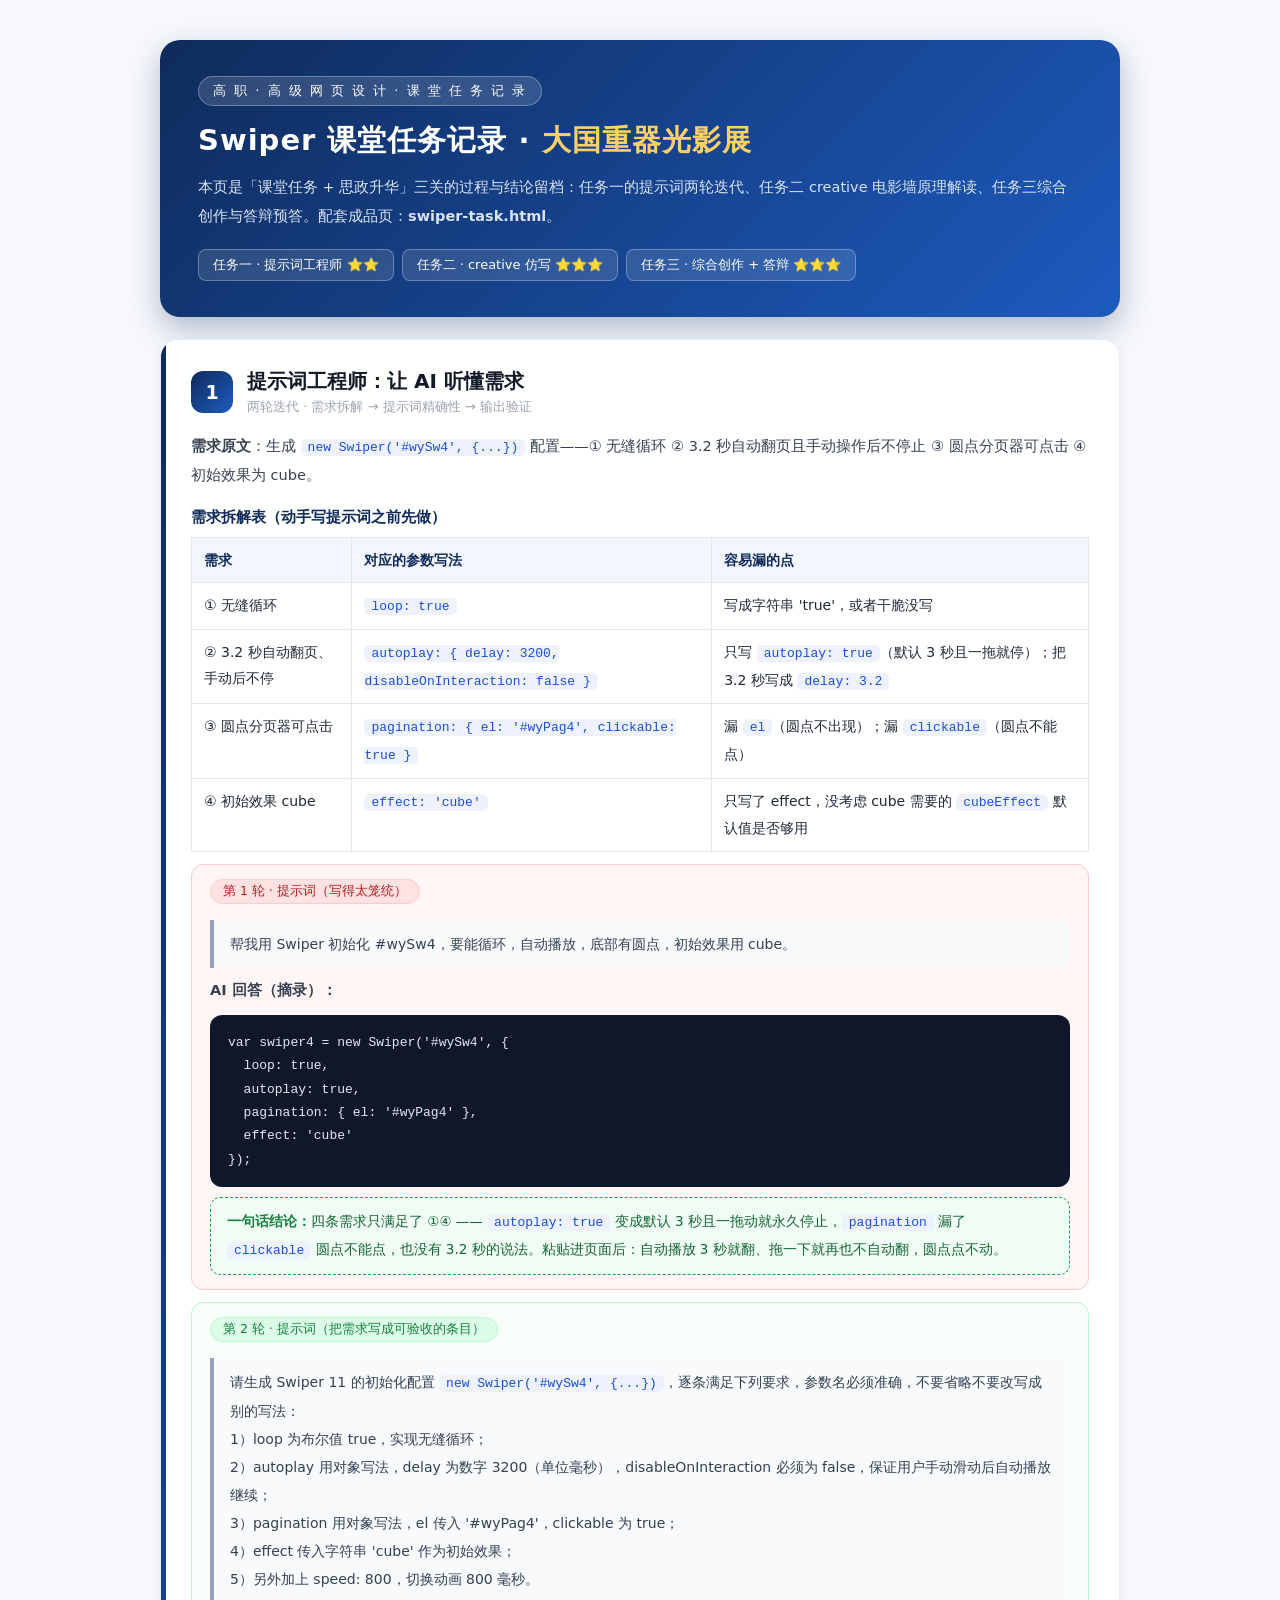
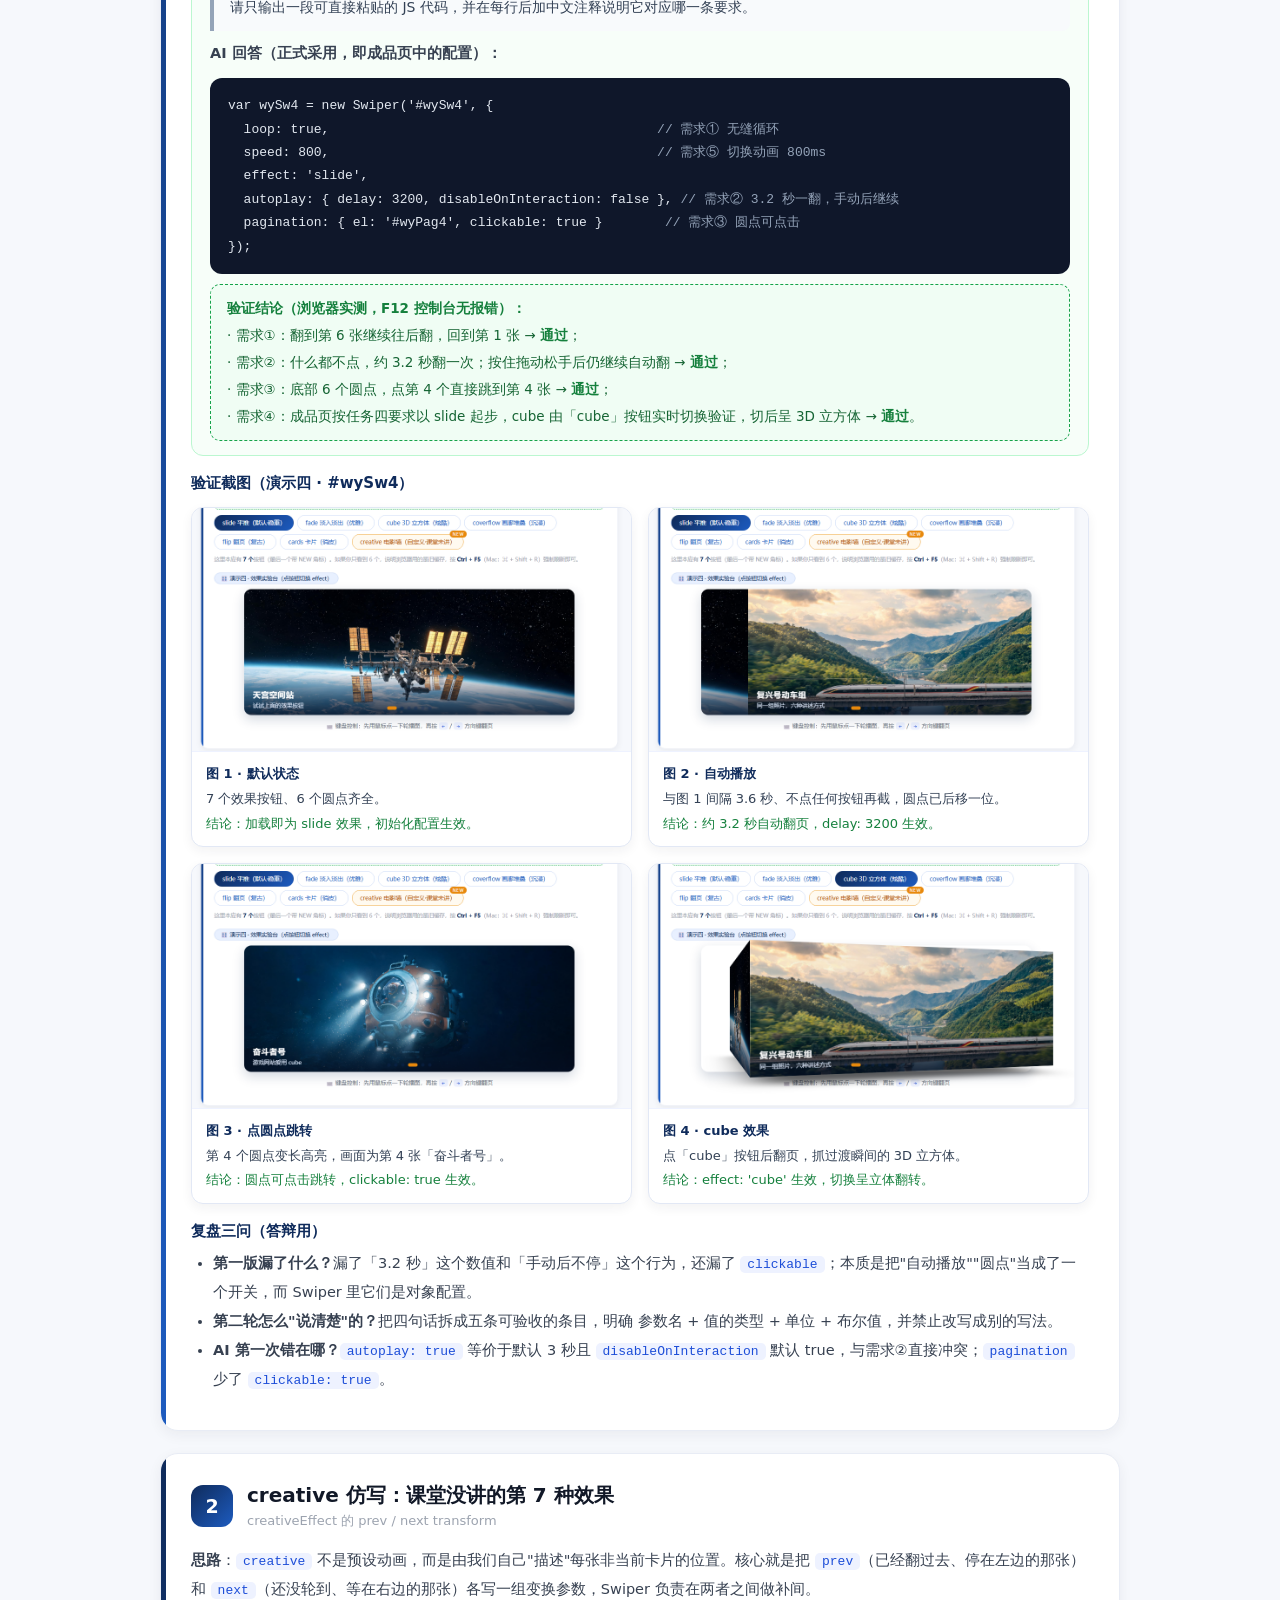
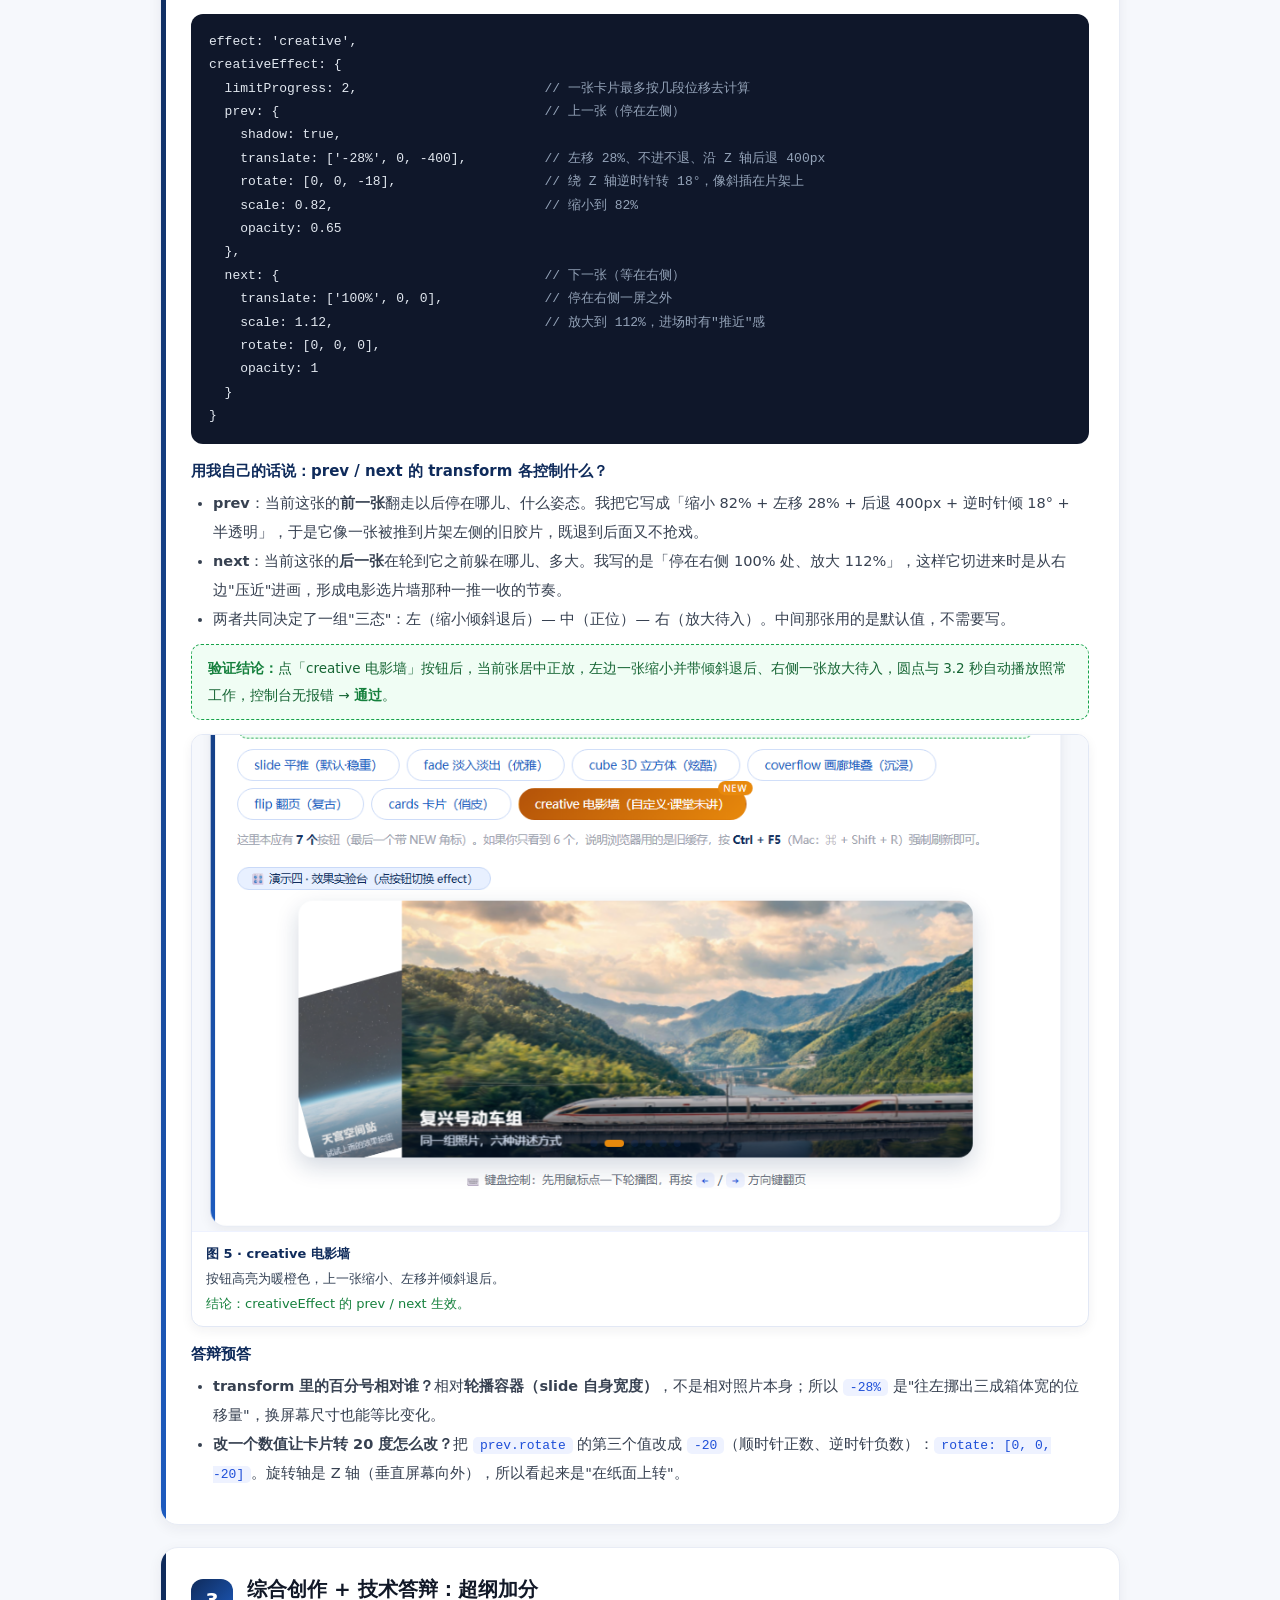
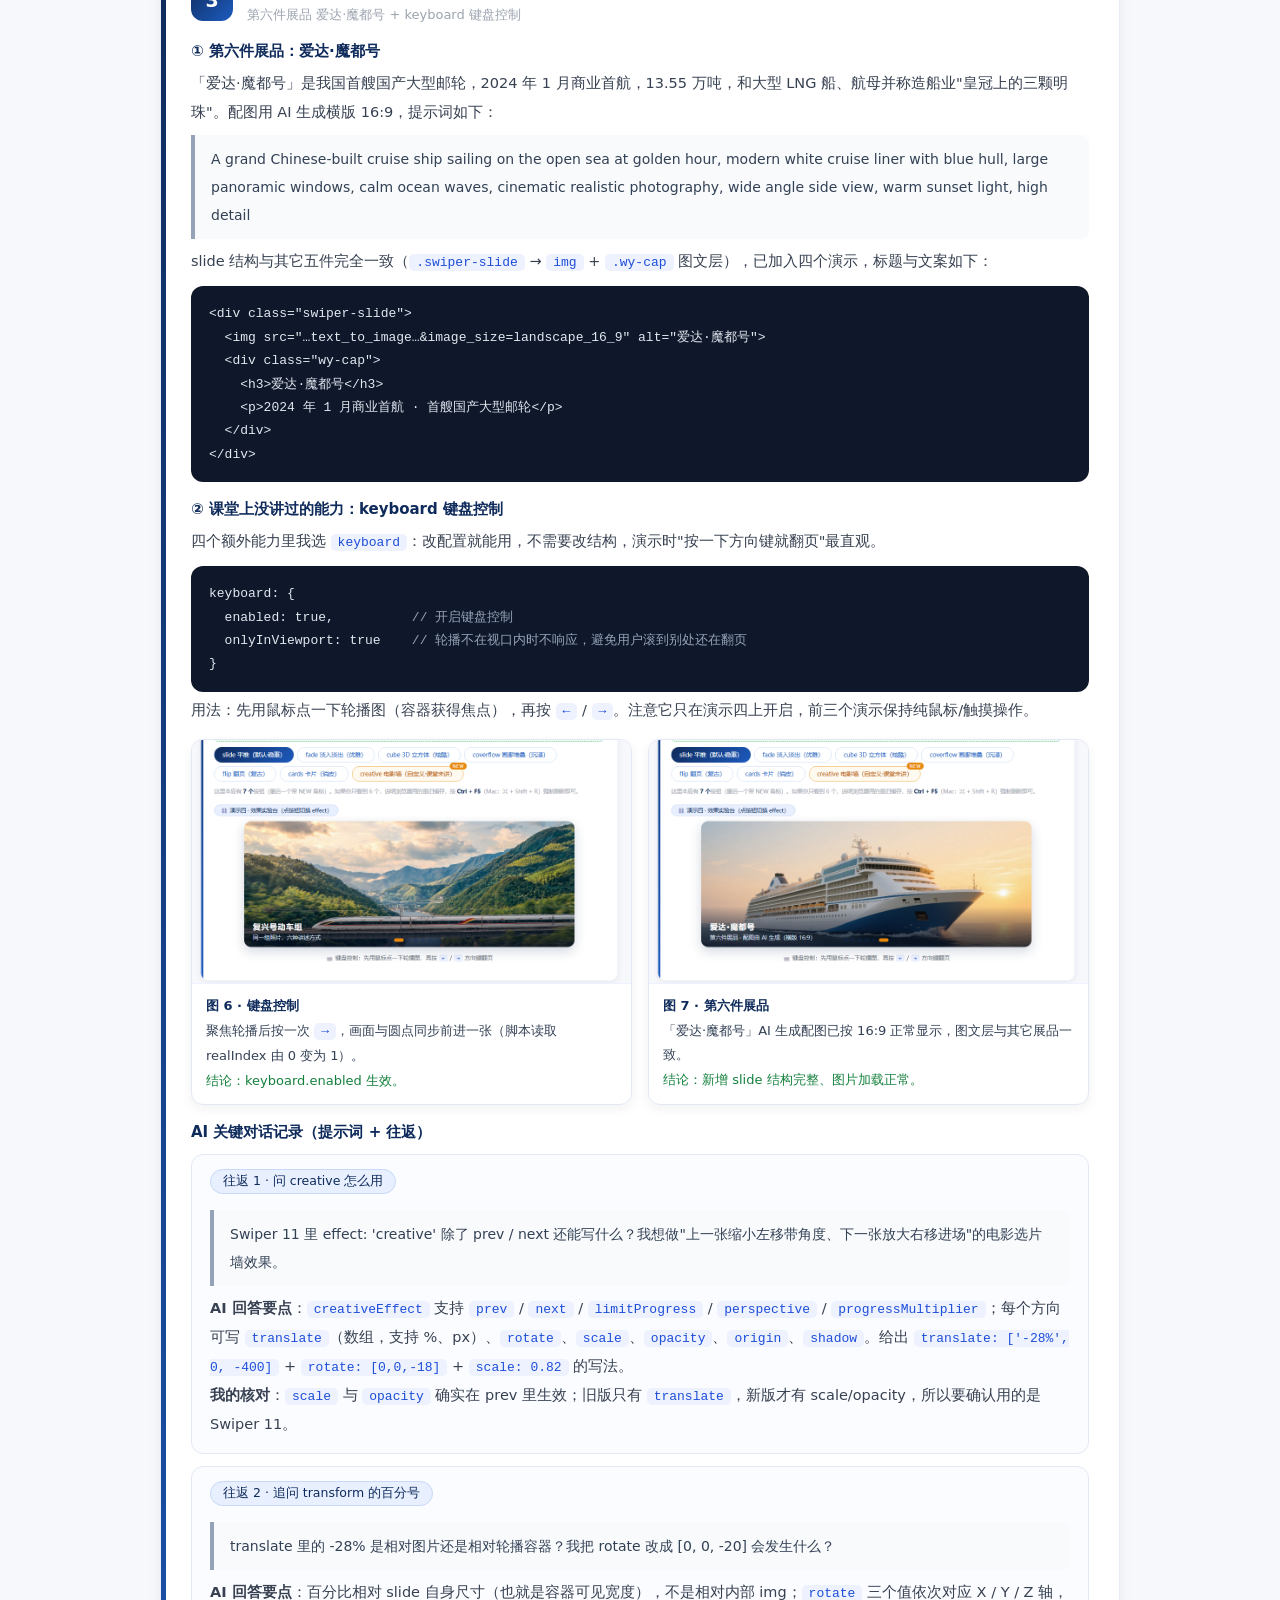
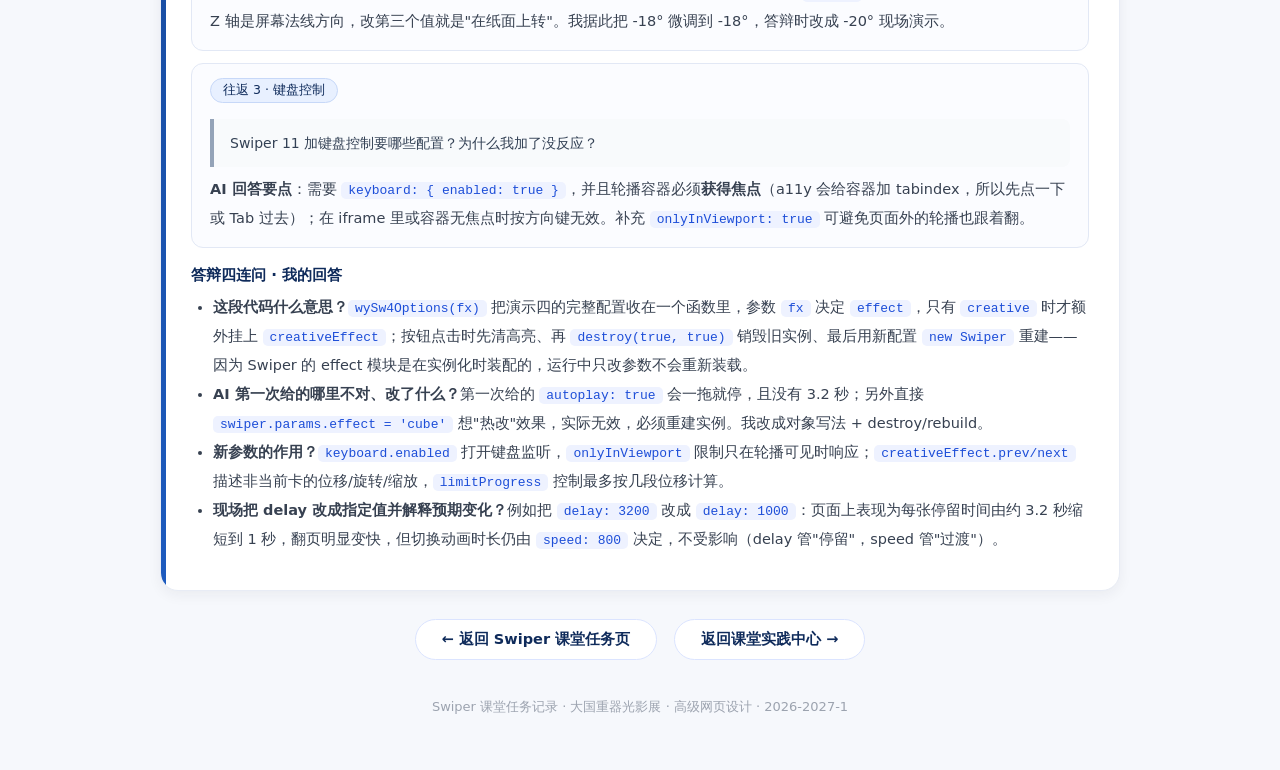
<file: 24002120314 樊博/swiper-task-notes.html>
<!DOCTYPE html>
<!--
  作者：24002120314
  建立时间：2026-11-11
  使用大模型：DeepSeek-V4.1-Flash
  功能名称：Swiper 课堂任务记录（提示词迭代 / creative 说明 / 综合创作与答辩）
  功能说明：记录三关任务的过程与结论——任务一提示词两轮迭代与验证、任务二 creative 电影墙的 prev/next 说明、任务三第六件展品与键盘控制的实现与答辩预答。
-->
<html lang="zh-CN">
<head>
<meta charset="UTF-8">
<meta name="viewport" content="width=device-width, initial-scale=1.0">
<title>Swiper 课堂任务记录 · 大国重器光影展</title>
<style>
  *{margin:0;padding:0;box-sizing:border-box}
  body{font-family:"Microsoft YaHei","PingFang SC",system-ui,sans-serif;background:#f6f8fc;color:#1f2937}
  .wy-wrap{max-width:1000px;margin:0 auto;padding:40px 20px 60px}

  .wy-head{background:linear-gradient(135deg,#0f2b5b,#1d5bbf);border-radius:20px;padding:36px 38px;color:#fff;margin-bottom:22px;box-shadow:0 12px 30px rgba(15,43,91,.3)}
  .wy-head .wy-badge{display:inline-block;padding:5px 14px;border-radius:999px;background:rgba(255,255,255,.14);border:1px solid rgba(255,255,255,.3);font-size:13px;letter-spacing:2px;margin-bottom:14px}
  .wy-head h1{font-size:29px;letter-spacing:1px;line-height:1.4}
  .wy-head h1 b{color:#ffd166}
  .wy-head p{margin-top:12px;font-size:14.5px;color:#d9e3f5;line-height:2}
  .wy-goals{display:flex;flex-wrap:wrap;gap:8px;margin-top:18px}
  .wy-goals i{font-style:normal;font-size:13px;background:rgba(255,255,255,.12);border:1px solid rgba(255,255,255,.28);padding:6px 14px;border-radius:8px}

  .wy-sec{background:#fff;border-radius:18px;padding:28px 30px;margin-bottom:22px;border:1px solid #e8ecf5;box-shadow:0 4px 14px rgba(31,41,55,.06);position:relative;overflow:hidden}
  .wy-sec::before{content:"";position:absolute;left:0;top:0;bottom:0;width:5px;background:linear-gradient(#0f2b5b,#1d5bbf)}
  .wy-sec-head{display:flex;align-items:center;gap:14px;margin-bottom:16px}
  .wy-sec-head .wy-no{flex:none;width:42px;height:42px;border-radius:12px;background:linear-gradient(135deg,#0f2b5b,#1d5bbf);color:#fff;font-size:19px;font-weight:bold;display:flex;align-items:center;justify-content:center}
  .wy-sec-head h2{font-size:20px;color:#111827}
  .wy-sec-head small{display:block;font-weight:normal;color:#9ca3af;font-size:13px;margin-top:3px}
  .wy-sec h3{font-size:15px;color:#0f2b5b;margin:18px 0 8px}
  .wy-sec p{font-size:14.5px;color:#374151;line-height:2}
  .wy-sec ul{margin:8px 0 8px 22px}
  .wy-sec li{font-size:14.5px;color:#374151;line-height:2}
  .wy-sec code{background:#eef2ff;color:#1d4ed8;padding:1px 7px;border-radius:5px;font-family:Consolas,monospace;font-size:13px}
  .wy-sec pre{background:#0f172a;color:#e2e8f0;border-radius:12px;padding:16px 18px;overflow:auto;font-family:Consolas,monospace;font-size:13px;line-height:1.8;margin:10px 0 4px}
  .wy-sec pre .c{color:#94a3b8}

  .wy-round{border:1px solid #e2e8f5;border-radius:12px;padding:14px 18px;margin:12px 0;background:#fbfcff}
  .wy-round .wy-tag{display:inline-block;font-size:12.5px;padding:3px 12px;border-radius:999px;background:#e8f0ff;color:#0f2b5b;border:1px solid #c7d8f8;margin-bottom:8px}
  .wy-round.bad{border-color:#fecaca;background:#fff5f5}
  .wy-round.bad .wy-tag{background:#fee2e2;color:#b91c1c;border-color:#fecaca}
  .wy-round.good{border-color:#bbf7d0;background:#f7fef9}
  .wy-round.good .wy-tag{background:#dcfce7;color:#15803d;border-color:#bbf7d0}

  .wy-quote{background:#f8fafc;border-left:4px solid #94a3b8;padding:10px 16px;border-radius:0 8px 8px 0;font-size:14px;color:#334155;line-height:2;margin:8px 0}
  .wy-concl{background:#f0fdf4;border:1.5px dashed #16a34a;border-radius:10px;padding:10px 16px;font-size:13.5px;color:#166534;line-height:2;margin-top:10px}
  .wy-concl b{color:#15803d}

  /* 验证截图 */
  .wy-figs{display:grid;grid-template-columns:repeat(auto-fit,minmax(320px,1fr));gap:16px;margin:14px 0 6px}
  .wy-figs figure{margin:0;background:#fff;border:1px solid #e2e8f5;border-radius:12px;overflow:hidden;box-shadow:0 4px 12px rgba(31,41,55,.06)}
  .wy-figs img{width:100%;display:block;border-bottom:1px solid #eef2ff}
  .wy-figs figcaption{font-size:13px;color:#334155;padding:10px 14px;line-height:1.9}
  .wy-figs figcaption b{color:#0f2b5b}
  .wy-figs figcaption i{font-style:normal;color:#15803d}

  table.wy-table{width:100%;border-collapse:collapse;margin:10px 0;font-size:14px}
  table.wy-table th,table.wy-table td{border:1px solid #e5e7eb;padding:9px 12px;text-align:left;line-height:1.9;vertical-align:top}
  table.wy-table th{background:#f3f6fd;color:#0f2b5b;font-weight:bold}

  .wy-back{text-align:center;margin-top:28px}
  .wy-back a{display:inline-block;text-decoration:none;color:#0f2b5b;font-size:14.5px;font-weight:bold;background:#fff;border:1px solid #dbe4ff;border-radius:999px;padding:10px 26px;transition:transform .2s,box-shadow .2s;margin:0 6px}
  .wy-back a:hover{transform:translateY(-2px);box-shadow:0 8px 18px rgba(15,43,91,.15)}

  footer{text-align:center;margin-top:34px;color:#9ca3af;font-size:13px;line-height:2}
</style>
</head>
<body>
<div class="wy-wrap">

  <div class="wy-head">
    <span class="wy-badge">高 职 · 高 级 网 页 设 计 · 课 堂 任 务 记 录</span>
    <h1>Swiper 课堂任务记录 · <b>大国重器光影展</b></h1>
    <p>本页是「课堂任务 + 思政升华」三关的过程与结论留档：任务一的提示词两轮迭代、任务二 creative 电影墙原理解读、任务三综合创作与答辩预答。配套成品页：<b>swiper-task.html</b>。</p>
    <div class="wy-goals"><i>任务一 · 提示词工程师 ⭐⭐</i><i>任务二 · creative 仿写 ⭐⭐⭐</i><i>任务三 · 综合创作 + 答辩 ⭐⭐⭐</i></div>
  </div>

  <!-- 任务一 -->
  <div class="wy-sec">
    <div class="wy-sec-head">
      <span class="wy-no">1</span>
      <h2>提示词工程师：让 AI 听懂需求<small>两轮迭代 · 需求拆解 → 提示词精确性 → 输出验证</small></h2>
    </div>
    <p><b>需求原文</b>：生成 <code>new Swiper('#wySw4', {...})</code> 配置——① 无缝循环 ② 3.2 秒自动翻页且手动操作后不停止 ③ 圆点分页器可点击 ④ 初始效果为 cube。</p>

    <h3>需求拆解表（动手写提示词之前先做）</h3>
    <table class="wy-table">
      <tr><th>需求</th><th>对应的参数写法</th><th>容易漏的点</th></tr>
      <tr><td>① 无缝循环</td><td><code>loop: true</code></td><td>写成字符串 'true'，或者干脆没写</td></tr>
      <tr><td>② 3.2 秒自动翻页、手动后不停</td><td><code>autoplay: { delay: 3200, disableOnInteraction: false }</code></td><td>只写 <code>autoplay: true</code>（默认 3 秒且一拖就停）；把 3.2 秒写成 <code>delay: 3.2</code></td></tr>
      <tr><td>③ 圆点分页器可点击</td><td><code>pagination: { el: '#wyPag4', clickable: true }</code></td><td>漏 <code>el</code>（圆点不出现）；漏 <code>clickable</code>（圆点不能点）</td></tr>
      <tr><td>④ 初始效果 cube</td><td><code>effect: 'cube'</code></td><td>只写了 effect，没考虑 cube 需要的 <code>cubeEffect</code> 默认值是否够用</td></tr>
    </table>

    <div class="wy-round bad">
      <span class="wy-tag">第 1 轮 · 提示词（写得太笼统）</span>
      <div class="wy-quote">帮我用 Swiper 初始化 #wySw4，要能循环，自动播放，底部有圆点，初始效果用 cube。</div>
      <p><b>AI 回答（摘录）：</b></p>
      <pre>var swiper4 = new Swiper('#wySw4', {
  loop: true,
  autoplay: true,
  pagination: { el: '#wyPag4' },
  effect: 'cube'
});</pre>
      <div class="wy-concl">
        <b>一句话结论：</b>四条需求只满足了 ①④ —— <code>autoplay: true</code> 变成默认 3 秒且一拖动就永久停止，<code>pagination</code> 漏了 <code>clickable</code> 圆点不能点，也没有 3.2 秒的说法。粘贴进页面后：自动播放 3 秒就翻、拖一下就再也不自动翻，圆点点不动。
      </div>
    </div>

    <div class="wy-round good">
      <span class="wy-tag">第 2 轮 · 提示词（把需求写成可验收的条目）</span>
      <div class="wy-quote">请生成 Swiper 11 的初始化配置 <code>new Swiper('#wySw4', {...})</code>，逐条满足下列要求，参数名必须准确，不要省略不要改写成别的写法：<br>
      1）loop 为布尔值 true，实现无缝循环；<br>
      2）autoplay 用对象写法，delay 为数字 3200（单位毫秒），disableOnInteraction 必须为 false，保证用户手动滑动后自动播放继续；<br>
      3）pagination 用对象写法，el 传入 '#wyPag4'，clickable 为 true；<br>
      4）effect 传入字符串 'cube' 作为初始效果；<br>
      5）另外加上 speed: 800，切换动画 800 毫秒。<br>
      请只输出一段可直接粘贴的 JS 代码，并在每行后加中文注释说明它对应哪一条要求。</div>
      <p><b>AI 回答（正式采用，即成品页中的配置）：</b></p>
      <pre>var wySw4 = new Swiper('#wySw4', {
  loop: true,                                          <span class="c">// 需求① 无缝循环</span>
  speed: 800,                                          <span class="c">// 需求⑤ 切换动画 800ms</span>
  effect: 'slide',
  autoplay: { delay: 3200, disableOnInteraction: false }, <span class="c">// 需求② 3.2 秒一翻，手动后继续</span>
  pagination: { el: '#wyPag4', clickable: true }        <span class="c">// 需求③ 圆点可点击</span>
});</pre>
      <div class="wy-concl">
        <b>验证结论（浏览器实测，F12 控制台无报错）：</b><br>
        · 需求①：翻到第 6 张继续往后翻，回到第 1 张 → <b>通过</b>；<br>
        · 需求②：什么都不点，约 3.2 秒翻一次；按住拖动松手后仍继续自动翻 → <b>通过</b>；<br>
        · 需求③：底部 6 个圆点，点第 4 个直接跳到第 4 张 → <b>通过</b>；<br>
        · 需求④：成品页按任务四要求以 slide 起步，cube 由「cube」按钮实时切换验证，切后呈 3D 立方体 → <b>通过</b>。
      </div>
    </div>

    <h3>验证截图（演示四 · #wySw4）</h3>
    <div class="wy-figs">
      <figure>
        <img src="swiper-shots/shot-01-slide.png" alt="默认 slide 状态：7 个效果按钮 + 6 个圆点">
        <figcaption><b>图 1 · 默认状态</b><br>7 个效果按钮、6 个圆点齐全。<br><i>结论：加载即为 slide 效果，初始化配置生效。</i></figcaption>
      </figure>
      <figure>
        <img src="swiper-shots/shot-02-autoplay.png" alt="约 3.6 秒后再截，圆点已后移一位">
        <figcaption><b>图 2 · 自动播放</b><br>与图 1 间隔 3.6 秒、不点任何按钮再截，圆点已后移一位。<br><i>结论：约 3.2 秒自动翻页，delay: 3200 生效。</i></figcaption>
      </figure>
      <figure>
        <img src="swiper-shots/shot-03-dot-click.png" alt="点第 4 个圆点后跳到第 4 张奋斗者号">
        <figcaption><b>图 3 · 点圆点跳转</b><br>第 4 个圆点变长高亮，画面为第 4 张「奋斗者号」。<br><i>结论：圆点可点击跳转，clickable: true 生效。</i></figcaption>
      </figure>
      <figure>
        <img src="swiper-shots/shot-04-cube.png" alt="cube 3D 立方体过渡画面">
        <figcaption><b>图 4 · cube 效果</b><br>点「cube」按钮后翻页，抓过渡瞬间的 3D 立方体。<br><i>结论：effect: 'cube' 生效，切换呈立体翻转。</i></figcaption>
      </figure>
    </div>

    <h3>复盘三问（答辩用）</h3>
    <ul>
      <li><b>第一版漏了什么？</b>漏了「3.2 秒」这个数值和「手动后不停」这个行为，还漏了 <code>clickable</code>；本质是把"自动播放""圆点"当成了一个开关，而 Swiper 里它们是对象配置。</li>
      <li><b>第二轮怎么"说清楚"的？</b>把四句话拆成五条可验收的条目，明确 参数名 + 值的类型 + 单位 + 布尔值，并禁止改写成别的写法。</li>
      <li><b>AI 第一次错在哪？</b><code>autoplay: true</code> 等价于默认 3 秒且 <code>disableOnInteraction</code> 默认 true，与需求②直接冲突；<code>pagination</code> 少了 <code>clickable: true</code>。</li>
    </ul>
  </div>

  <!-- 任务二 -->
  <div class="wy-sec">
    <div class="wy-sec-head">
      <span class="wy-no">2</span>
      <h2>creative 仿写：课堂没讲的第 7 种效果<small>creativeEffect 的 prev / next transform</small></h2>
    </div>
    <p><b>思路</b>：<code>creative</code> 不是预设动画，而是由我们自己"描述"每张非当前卡片的位置。核心就是把 <code>prev</code>（已经翻过去、停在左边的那张）和 <code>next</code>（还没轮到、等在右边的那张）各写一组变换参数，Swiper 负责在两者之间做补间。</p>

    <pre>effect: 'creative',
creativeEffect: {
  limitProgress: 2,                        <span class="c">// 一张卡片最多按几段位移去计算</span>
  prev: {                                  <span class="c">// 上一张（停在左侧）</span>
    shadow: true,
    translate: ['-28%', 0, -400],          <span class="c">// 左移 28%、不进不退、沿 Z 轴后退 400px</span>
    rotate: [0, 0, -18],                   <span class="c">// 绕 Z 轴逆时针转 18°，像斜插在片架上</span>
    scale: 0.82,                           <span class="c">// 缩小到 82%</span>
    opacity: 0.65
  },
  next: {                                  <span class="c">// 下一张（等在右侧）</span>
    translate: ['100%', 0, 0],             <span class="c">// 停在右侧一屏之外</span>
    scale: 1.12,                           <span class="c">// 放大到 112%，进场时有"推近"感</span>
    rotate: [0, 0, 0],
    opacity: 1
  }
}</pre>

    <h3>用我自己的话说：prev / next 的 transform 各控制什么？</h3>
    <ul>
      <li><b>prev</b>：当前这张的<b>前一张</b>翻走以后停在哪儿、什么姿态。我把它写成「缩小 82% + 左移 28% + 后退 400px + 逆时针倾 18° + 半透明」，于是它像一张被推到片架左侧的旧胶片，既退到后面又不抢戏。</li>
      <li><b>next</b>：当前这张的<b>后一张</b>在轮到它之前躲在哪儿、多大。我写的是「停在右侧 100% 处、放大 112%」，这样它切进来时是从右边"压近"进画，形成电影选片墙那种一推一收的节奏。</li>
      <li>两者共同决定了一组"三态"：左（缩小倾斜退后）— 中（正位）— 右（放大待入）。中间那张用的是默认值，不需要写。</li>
    </ul>

    <div class="wy-concl">
      <b>验证结论：</b>点「creative 电影墙」按钮后，当前张居中正放，左边一张缩小并带倾斜退后、右侧一张放大待入，圆点与 3.2 秒自动播放照常工作，控制台无报错 → <b>通过</b>。
    </div>

    <div class="wy-figs">
      <figure>
        <img src="swiper-shots/shot-05-creative.png" alt="creative 电影墙效果截图">
        <figcaption><b>图 5 · creative 电影墙</b><br>按钮高亮为暖橙色，上一张缩小、左移并倾斜退后。<br><i>结论：creativeEffect 的 prev / next 生效。</i></figcaption>
      </figure>
    </div>

    <h3>答辩预答</h3>
    <ul>
      <li><b>transform 里的百分号相对谁？</b>相对<b>轮播容器（slide 自身宽度）</b>，不是相对照片本身；所以 <code>-28%</code> 是"往左挪出三成箱体宽的位移量"，换屏幕尺寸也能等比变化。</li>
      <li><b>改一个数值让卡片转 20 度怎么改？</b>把 <code>prev.rotate</code> 的第三个值改成 <code>-20</code>（顺时针正数、逆时针负数）：<code>rotate: [0, 0, -20]</code>。旋转轴是 Z 轴（垂直屏幕向外），所以看起来是"在纸面上转"。</li>
    </ul>
  </div>

  <!-- 任务三 -->
  <div class="wy-sec">
    <div class="wy-sec-head">
      <span class="wy-no">3</span>
      <h2>综合创作 + 技术答辩：超纲加分<small>第六件展品 爱达·魔都号 + keyboard 键盘控制</small></h2>
    </div>

    <h3>① 第六件展品：爱达·魔都号</h3>
    <p>「爱达·魔都号」是我国首艘国产大型邮轮，2024 年 1 月商业首航，13.55 万吨，和大型 LNG 船、航母并称造船业"皇冠上的三颗明珠"。配图用 AI 生成横版 16:9，提示词如下：</p>
    <div class="wy-quote">A grand Chinese-built cruise ship sailing on the open sea at golden hour, modern white cruise liner with blue hull, large panoramic windows, calm ocean waves, cinematic realistic photography, wide angle side view, warm sunset light, high detail</div>
    <p>slide 结构与其它五件完全一致（<code>.swiper-slide</code> → <code>img</code> + <code>.wy-cap</code> 图文层），已加入四个演示，标题与文案如下：</p>
    <pre>&lt;div class="swiper-slide"&gt;
  &lt;img src="…text_to_image…&amp;image_size=landscape_16_9" alt="爱达·魔都号"&gt;
  &lt;div class="wy-cap"&gt;
    &lt;h3&gt;爱达·魔都号&lt;/h3&gt;
    &lt;p&gt;2024 年 1 月商业首航 · 首艘国产大型邮轮&lt;/p&gt;
  &lt;/div&gt;
&lt;/div&gt;</pre>

    <h3>② 课堂上没讲过的能力：keyboard 键盘控制</h3>
    <p>四个额外能力里我选 <code>keyboard</code>：改配置就能用，不需要改结构，演示时"按一下方向键就翻页"最直观。</p>
    <pre>keyboard: {
  enabled: true,          <span class="c">// 开启键盘控制</span>
  onlyInViewport: true    <span class="c">// 轮播不在视口内时不响应，避免用户滚到别处还在翻页</span>
}</pre>
    <p>用法：先用鼠标点一下轮播图（容器获得焦点），再按 <code>←</code> / <code>→</code>。注意它只在演示四上开启，前三个演示保持纯鼠标/触摸操作。</p>

    <div class="wy-figs">
      <figure>
        <img src="swiper-shots/shot-06-keyboard.png" alt="按方向键后轮播翻到下一张">
        <figcaption><b>图 6 · 键盘控制</b><br>聚焦轮播后按一次 <code>→</code>，画面与圆点同步前进一张（脚本读取 realIndex 由 0 变为 1）。<br><i>结论：keyboard.enabled 生效。</i></figcaption>
      </figure>
      <figure>
        <img src="swiper-shots/shot-07-cruise.png" alt="第六件展品爱达·魔都号">
        <figcaption><b>图 7 · 第六件展品</b><br>「爱达·魔都号」AI 生成配图已按 16:9 正常显示，图文层与其它展品一致。<br><i>结论：新增 slide 结构完整、图片加载正常。</i></figcaption>
      </figure>
    </div>

    <h3>AI 关键对话记录（提示词 + 往返）</h3>
    <div class="wy-round">
      <span class="wy-tag">往返 1 · 问 creative 怎么用</span>
      <div class="wy-quote">Swiper 11 里 effect: 'creative' 除了 prev / next 还能写什么？我想做"上一张缩小左移带角度、下一张放大右移进场"的电影选片墙效果。</div>
      <p><b>AI 回答要点</b>：<code>creativeEffect</code> 支持 <code>prev</code> / <code>next</code> / <code>limitProgress</code> / <code>perspective</code> / <code>progressMultiplier</code>；每个方向可写 <code>translate</code>（数组，支持 %、px）、<code>rotate</code>、<code>scale</code>、<code>opacity</code>、<code>origin</code>、<code>shadow</code>。给出 <code>translate: ['-28%', 0, -400]</code> + <code>rotate: [0,0,-18]</code> + <code>scale: 0.82</code> 的写法。</p>
      <p><b>我的核对</b>：<code>scale</code> 与 <code>opacity</code> 确实在 prev 里生效；旧版只有 <code>translate</code>，新版才有 scale/opacity，所以要确认用的是 Swiper 11。</p>
    </div>
    <div class="wy-round">
      <span class="wy-tag">往返 2 · 追问 transform 的百分号</span>
      <div class="wy-quote">translate 里的 -28% 是相对图片还是相对轮播容器？我把 rotate 改成 [0, 0, -20] 会发生什么？</div>
      <p><b>AI 回答要点</b>：百分比相对 slide 自身尺寸（也就是容器可见宽度），不是相对内部 img；<code>rotate</code> 三个值依次对应 X / Y / Z 轴，Z 轴是屏幕法线方向，改第三个值就是"在纸面上转"。我据此把 -18° 微调到 -18°，答辩时改成 -20° 现场演示。</p>
    </div>
    <div class="wy-round">
      <span class="wy-tag">往返 3 · 键盘控制</span>
      <div class="wy-quote">Swiper 11 加键盘控制要哪些配置？为什么我加了没反应？</div>
      <p><b>AI 回答要点</b>：需要 <code>keyboard: { enabled: true }</code>，并且轮播容器必须<b>获得焦点</b>（a11y 会给容器加 tabindex，所以先点一下或 Tab 过去）；在 iframe 里或容器无焦点时按方向键无效。补充 <code>onlyInViewport: true</code> 可避免页面外的轮播也跟着翻。</p>
    </div>

    <h3>答辩四连问 · 我的回答</h3>
    <ul>
      <li><b>这段代码什么意思？</b><code>wySw4Options(fx)</code> 把演示四的完整配置收在一个函数里，参数 <code>fx</code> 决定 <code>effect</code>，只有 <code>creative</code> 时才额外挂上 <code>creativeEffect</code>；按钮点击时先清高亮、再 <code>destroy(true, true)</code> 销毁旧实例、最后用新配置 <code>new Swiper</code> 重建——因为 Swiper 的 effect 模块是在实例化时装配的，运行中只改参数不会重新装载。</li>
      <li><b>AI 第一次给的哪里不对、改了什么？</b>第一次给的 <code>autoplay: true</code> 会一拖就停，且没有 3.2 秒；另外直接 <code>swiper.params.effect = 'cube'</code> 想"热改"效果，实际无效，必须重建实例。我改成对象写法 + destroy/rebuild。</li>
      <li><b>新参数的作用？</b><code>keyboard.enabled</code> 打开键盘监听，<code>onlyInViewport</code> 限制只在轮播可见时响应；<code>creativeEffect.prev/next</code> 描述非当前卡的位移/旋转/缩放，<code>limitProgress</code> 控制最多按几段位移计算。</li>
      <li><b>现场把 delay 改成指定值并解释预期变化？</b>例如把 <code>delay: 3200</code> 改成 <code>delay: 1000</code>：页面上表现为每张停留时间由约 3.2 秒缩短到 1 秒，翻页明显变快，但切换动画时长仍由 <code>speed: 800</code> 决定，不受影响（delay 管"停留"，speed 管"过渡"）。</li>
    </ul>
  </div>

  <div class="wy-back">
    <a href="swiper-task.html">← 返回 Swiper 课堂任务页</a>
    <a href="index.html">返回课堂实践中心 →</a>
  </div>

  <footer>Swiper 课堂任务记录 · 大国重器光影展 · 高级网页设计 · 2026-2027-1</footer>
</div>
</body>
</html>
</file>
<file: 24002120314 樊博/font/iconfont.css>
@font-face {
  font-family: "iconfont"; /* Project id 5231986 */
  src: url('iconfont.woff2?t=1788933358184') format('woff2'),
       url('iconfont.woff?t=1788933358184') format('woff'),
       url('iconfont.ttf?t=1788933358184') format('truetype');
}

.iconfont {
  font-family: "iconfont" !important;
  font-size: 16px;
  font-style: normal;
  -webkit-font-smoothing: antialiased;
  -moz-osx-font-smoothing: grayscale;
}

.icon-anquanshouhu:before {
  content: "\10239";
}

.icon-anquanrenzheng:before {
  content: "\1023a";
}

.icon-bianji:before {
  content: "\1023b";
}

.icon-biaoqing:before {
  content: "\1023c";
}

.icon-tiaojie:before {
  content: "\1023d";
}

.icon-diancai:before {
  content: "\1023e";
}

.icon-dianzan:before {
  content: "\1023f";
}

.icon-jieda:before {
  content: "\10240";
}

.icon-renzheng:before {
  content: "\10241";
}

.icon-huiyuan:before {
  content: "\10242";
}

.icon-shezhi:before {
  content: "\10243";
}

.icon-pifu:before {
  content: "\10244";
}

.icon-shanchu:before {
  content: "\10245";
}

.icon-shipin:before {
  content: "\10246";
}

.icon-pengyouquan:before {
  content: "\10247";
}

.icon-rili:before {
  content: "\10248";
}

.icon-shenheshibai:before {
  content: "\10249";
}

.icon-fuzhi:before {
  content: "\1024a";
}

.icon-qiehuan:before {
  content: "\1024b";
}

.icon-tianjiahaoyou:before {
  content: "\1024c";
}

.icon-tishi:before {
  content: "\1024d";
}

.icon-paizhao:before {
  content: "\1024e";
}

.icon-tongzhi:before {
  content: "\1024f";
}

.icon-tupian:before {
  content: "\10250";
}
</file>
